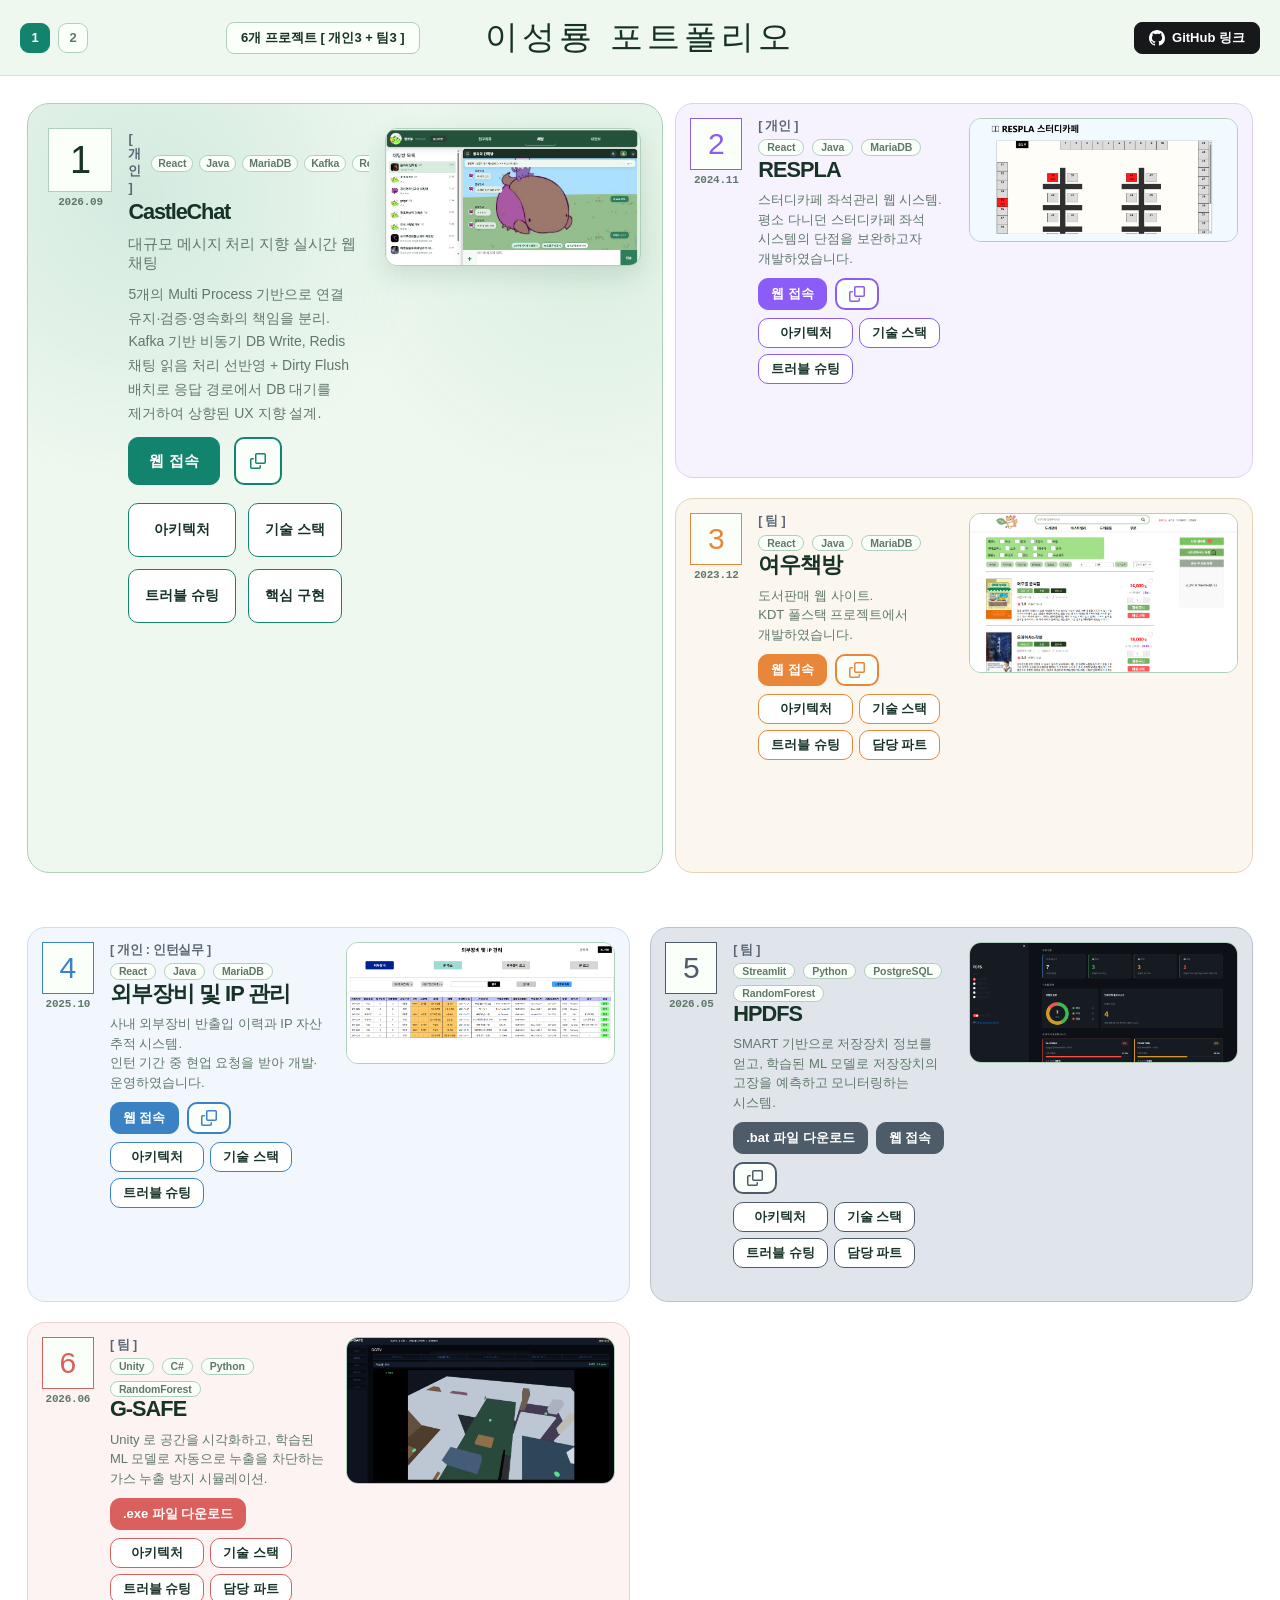
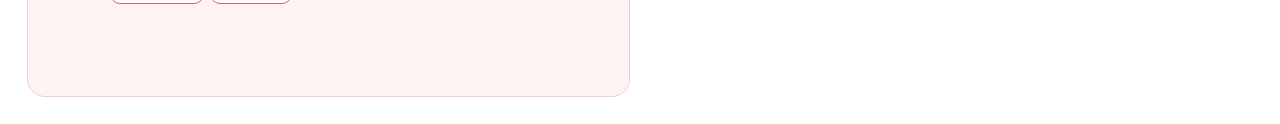
<file: index.html>
﻿<!DOCTYPE html>
<html lang="ko">

<head>
    <meta charset="UTF-8">
    <meta name="viewport" content="width=device-width, initial-scale=1.0">
    <meta name="description" content="프로젝트 포트폴리오">
    <title>이성룡 Portfolio</title>
    <link rel="stylesheet" href="./index.css">
</head>

<body>
    <header class="portfolio-header">
        <nav class="project-header-brand page-indicator" aria-label="포트폴리오 페이지">
            <button class="page-dot is-active" type="button" data-page-target="castlechat"
                aria-current="page">1</button>
            <button class="page-dot" type="button" data-page-target="page3">2</button>
        </nav>
        <button class="project-summary-trigger" type="button" data-open="projectSummaryDialog"
            aria-label="6개 프로젝트 참여. 개인 프로젝트 3개, 팀 프로젝트 3개">
            <span class="project-summary-full">6개 프로젝트 [ 개인3 + 팀3 ]</span>
            <span class="project-summary-compact" aria-hidden="true">프로젝트 6개</span>
        </button>
        <a class="portfolio-title" href="#castlechat">이성룡 포트폴리오</a>
        <a class="header-github" href="https://github.com/KDTcastledragon" target="_blank" rel="noopener"
            aria-label="GitHub 프로필 열기">
            <svg class="header-github-icon" viewBox="0 0 16 16" width="16" height="16" aria-hidden="true">
                <path fill="currentColor"
                    d="M8 0C3.58 0 0 3.58 0 8c0 3.54 2.29 6.53 5.47 7.59.4.07.55-.17.55-.38 0-.19-.01-.82-.01-1.49-2.01.37-2.53-.49-2.69-.94-.09-.23-.48-.94-.82-1.13-.28-.15-.68-.52-.01-.53.63-.01 1.08.58 1.23.82.72 1.21 1.87.87 2.33.66.07-.52.28-.87.51-1.07-1.78-.2-3.64-.89-3.64-3.95 0-.87.31-1.59.82-2.15-.08-.2-.36-1.02.08-2.12 0 0 .67-.21 2.2.82a7.4 7.4 0 0 1 2-.27c.68 0 1.36.09 2 .27 1.53-1.04 2.2-.82 2.2-.82.44 1.1.16 1.92.08 2.12.51.56.82 1.27.82 2.15 0 3.07-1.87 3.75-3.65 3.95.29.25.54.73.54 1.48 0 1.07-.01 1.93-.01 2.2 0 .21.15.46.55.38A8.01 8.01 0 0 0 16 8c0-4.42-3.58-8-8-8Z">
                </path>
            </svg>
            <span>GitHub 링크</span>
        </a>
    </header>

    <main>
        <section id="castlechat" class="project-page project-page-hero" aria-labelledby="portfolioTitle">
            <div class="project-stage hero-trio-stage">
                <div class="hero-trio-grid">
                    <div class="hero-main-box">
                        <div class="project-layout">
                            <span class="project-number" aria-label="첫 번째 프로젝트 · 개발 2026년 9월">1<small class="project-year">2026.09</small></span>

                            <article class="project-description">
                                <div class="hero-message-visual" aria-hidden="true">
                                    <div class="hero-chat-bubble is-received">
                                        <span></span>
                                        <span></span>
                                    </div>
                                    <div class="hero-chat-bubble is-sent">
                                        <span></span>
                                        <span></span>
                                    </div>
                                </div>
                                <div class="card-head">
                                    <p class="hero-topline">[ 개인 ]</p>
                                    <p class="card-tech"><span>React</span><span>Java</span><span>MariaDB</span><span>Kafka</span><span>Redis</span></p>
                                </div>
                                <h1 id="portfolioTitle">CastleChat</h1>
                                <p class="hero-subtitle">대규모 메시지 처리 지향 실시간 웹 채팅</p>
                                <p class="hero-description">5개의 Multi Process 기반으로 연결 유지·검증·영속화의 책임을 분리. Kafka 기반 비동기 DB
                                    Write, Redis 채팅 읽음 처리 선반영 + Dirty Flush 배치로 응답 경로에서 DB 대기를 제거하여 상향된 UX 지향 설계.</p>
                                <div class="hero-actions">
                                    <a class="button button-primary" href="http://43.202.208.133" target="_blank"
                                        rel="noopener">웹 접속</a>
                                    <button class="button button-icon" type="button" id="copyLinkButton" aria-label="링크 복사" data-tip="링크 복사"><svg class="icon-copy" viewBox="0 0 16 16" width="16" height="16" fill="currentColor" aria-hidden="true"><path d="M0 6.75C0 5.784.784 5 1.75 5h1.5a.75.75 0 0 1 0 1.5h-1.5a.25.25 0 0 0-.25.25v7.5c0 .138.112.25.25.25h7.5a.25.25 0 0 0 .25-.25v-1.5a.75.75 0 0 1 1.5 0v1.5A1.75 1.75 0 0 1 9.25 16h-7.5A1.75 1.75 0 0 1 0 14.25Z"></path><path d="M5 1.75C5 .784 5.784 0 6.75 0h7.5C15.216 0 16 .784 16 1.75v7.5A1.75 1.75 0 0 1 14.25 11h-7.5A1.75 1.75 0 0 1 5 9.25Zm1.75-.25a.25.25 0 0 0-.25.25v7.5c0 .138.112.25.25.25h7.5a.25.25 0 0 0 .25-.25v-7.5a.25.25 0 0 0-.25-.25Z"></path></svg><svg class="icon-check" viewBox="0 0 16 16" width="16" height="16" fill="currentColor" aria-hidden="true"><path d="M13.78 4.22a.75.75 0 0 1 0 1.06l-7.25 7.25a.75.75 0 0 1-1.06 0L2.22 9.28a.751.751 0 0 1 .018-1.042.751.751 0 0 1 1.042-.018L6 10.94l6.72-6.72a.75.75 0 0 1 1.06 0Z"></path></svg></button>
                                </div>

                                <nav class="project-menu" aria-label="CastleChat 상세 메뉴">
                                    <button type="button" data-open="architectureDialog">아키텍처</button>
                                    <button type="button" data-open="stackDialog">기술 스택</button>
                                    <button type="button" data-detail="castlechat" data-detail-type="trouble">트러블 슈팅</button>
                                    <button type="button" data-detail="castlechat" data-detail-type="core">핵심 구현</button>
                                </nav>

                            </article>

                            <img class="hero-shot" src="./img/castlechat.png" alt="CastleChat 채팅 화면" loading="lazy">
                        </div>
                    </div>

                    <div class="hero-side">
                        <article class="mini-project-card side-project-card theme-respla">
                            <span class="project-number mini-project-number" aria-label="두 번째 프로젝트 · 개발 2024년 11월">2<small class="project-year">2024.11</small></span>
                            <div>
                                <p class="hero-topline">[ 개인 ]</p>
                                <p class="card-tech"><span>React</span><span>Java</span><span>MariaDB</span></p>
                                <h2 id="page2Title">RESPLA</h2>
                                <p class="hero-description">스터디카페 좌석관리 웹 시스템.<br>평소 다니던 스터디카페 좌석 시스템의 단점을 보완하고자 개발하였습니다.</p>
                                <div class="hero-actions">
                                    <a class="button button-primary" href="http://43.202.208.133:8081" target="_blank"
                                        rel="noopener">웹 접속</a>
                                    <button class="button button-icon" type="button" id="copyLinkButton" aria-label="링크 복사" data-tip="링크 복사"><svg class="icon-copy" viewBox="0 0 16 16" width="16" height="16" fill="currentColor" aria-hidden="true"><path d="M0 6.75C0 5.784.784 5 1.75 5h1.5a.75.75 0 0 1 0 1.5h-1.5a.25.25 0 0 0-.25.25v7.5c0 .138.112.25.25.25h7.5a.25.25 0 0 0 .25-.25v-1.5a.75.75 0 0 1 1.5 0v1.5A1.75 1.75 0 0 1 9.25 16h-7.5A1.75 1.75 0 0 1 0 14.25Z"></path><path d="M5 1.75C5 .784 5.784 0 6.75 0h7.5C15.216 0 16 .784 16 1.75v7.5A1.75 1.75 0 0 1 14.25 11h-7.5A1.75 1.75 0 0 1 5 9.25Zm1.75-.25a.25.25 0 0 0-.25.25v7.5c0 .138.112.25.25.25h7.5a.25.25 0 0 0 .25-.25v-7.5a.25.25 0 0 0-.25-.25Z"></path></svg><svg class="icon-check" viewBox="0 0 16 16" width="16" height="16" fill="currentColor" aria-hidden="true"><path d="M13.78 4.22a.75.75 0 0 1 0 1.06l-7.25 7.25a.75.75 0 0 1-1.06 0L2.22 9.28a.751.751 0 0 1 .018-1.042.751.751 0 0 1 1.042-.018L6 10.94l6.72-6.72a.75.75 0 0 1 1.06 0Z"></path></svg></button>
                                </div>
                                <nav class="project-menu mini-project-menu" aria-label="Respla 스터디카페 상세 메뉴">
                                    <button type="button" data-detail="respla" data-detail-type="architecture">아키텍처</button>
                                    <button type="button" data-detail="respla" data-detail-type="stack">기술 스택</button>
                                    <button type="button" data-detail="respla" data-detail-type="trouble">트러블 슈팅</button>
                                </nav>
                            </div>
                            <img class="card-shot" src="./img/respla.png" alt="RESPLA 좌석 배치 화면" loading="lazy">
                        </article>

                        <article class="mini-project-card side-project-card theme-fox">
                            <span class="project-number mini-project-number" aria-label="세 번째 프로젝트 · 개발 2023년 12월">3<small class="project-year">2023.12</small></span>
                            <div>
                                <p class="hero-topline">[ 팀 ]</p>
                                <p class="card-tech"><span>React</span><span>Java</span><span>MariaDB</span></p>
                                <h2>여우책방</h2>
                                <p class="hero-description">도서판매 웹 사이트.<br>KDT 풀스택 프로젝트에서 개발하였습니다.</p>
                                <div class="hero-actions">
                                    <a class="button button-primary" href="http://43.202.208.133:8082" target="_blank"
                                        rel="noopener">웹 접속</a>
                                    <button class="button button-icon" type="button" id="copyLinkButton" aria-label="링크 복사" data-tip="링크 복사"><svg class="icon-copy" viewBox="0 0 16 16" width="16" height="16" fill="currentColor" aria-hidden="true"><path d="M0 6.75C0 5.784.784 5 1.75 5h1.5a.75.75 0 0 1 0 1.5h-1.5a.25.25 0 0 0-.25.25v7.5c0 .138.112.25.25.25h7.5a.25.25 0 0 0 .25-.25v-1.5a.75.75 0 0 1 1.5 0v1.5A1.75 1.75 0 0 1 9.25 16h-7.5A1.75 1.75 0 0 1 0 14.25Z"></path><path d="M5 1.75C5 .784 5.784 0 6.75 0h7.5C15.216 0 16 .784 16 1.75v7.5A1.75 1.75 0 0 1 14.25 11h-7.5A1.75 1.75 0 0 1 5 9.25Zm1.75-.25a.25.25 0 0 0-.25.25v7.5c0 .138.112.25.25.25h7.5a.25.25 0 0 0 .25-.25v-7.5a.25.25 0 0 0-.25-.25Z"></path></svg><svg class="icon-check" viewBox="0 0 16 16" width="16" height="16" fill="currentColor" aria-hidden="true"><path d="M13.78 4.22a.75.75 0 0 1 0 1.06l-7.25 7.25a.75.75 0 0 1-1.06 0L2.22 9.28a.751.751 0 0 1 .018-1.042.751.751 0 0 1 1.042-.018L6 10.94l6.72-6.72a.75.75 0 0 1 1.06 0Z"></path></svg></button>
                                </div>
                                <nav class="project-menu mini-project-menu" aria-label="여우 쇼핑몰 상세 메뉴">
                                    <button type="button" data-detail="fox" data-detail-type="architecture">아키텍처</button>
                                    <button type="button" data-detail="fox" data-detail-type="stack">기술 스택</button>
                                    <button type="button" data-detail="fox" data-detail-type="trouble">트러블 슈팅</button>
                                    <button type="button" data-detail="fox" data-detail-type="part">담당 파트</button>
                                </nav>
                            </div>
                            <img class="card-shot" src="./img/fox.png" alt="여우책방 도서 목록 화면" loading="lazy">
                        </article>
                    </div>
                </div>
            </div>
        </section>

        <section id="page3" class="project-page project-page-three" aria-labelledby="page3Title">
            <div class="project-stage two-project-stage">
                <div class="page-two-grid">
                    <article class="mini-project-card side-project-card theme-iplist">
                        <span class="project-number mini-project-number" aria-label="네 번째 프로젝트 · 개발 2025년 10월">4<small class="project-year">2025.10</small></span>
                        <div>
                            <p class="hero-topline">[ 개인 : 인턴실무 ]</p>
                            <p class="card-tech"><span>React</span><span>Java</span><span>MariaDB</span></p>
                            <h2>외부장비 및 IP 관리</h2>
                            <p class="hero-description">사내 외부장비 반출입 이력과 IP 자산 추적 시스템.<br>인턴 기간 중 현업 요청을 받아 개발·운영하였습니다.</p>
                            <div class="hero-actions">
                                <a class="button button-primary" href="http://43.202.208.133:8083" target="_blank"
                                    rel="noopener">웹 접속</a>
                                <button class="button button-icon" type="button" id="copyLinkButton" aria-label="링크 복사" data-tip="링크 복사"><svg class="icon-copy" viewBox="0 0 16 16" width="16" height="16" fill="currentColor" aria-hidden="true"><path d="M0 6.75C0 5.784.784 5 1.75 5h1.5a.75.75 0 0 1 0 1.5h-1.5a.25.25 0 0 0-.25.25v7.5c0 .138.112.25.25.25h7.5a.25.25 0 0 0 .25-.25v-1.5a.75.75 0 0 1 1.5 0v1.5A1.75 1.75 0 0 1 9.25 16h-7.5A1.75 1.75 0 0 1 0 14.25Z"></path><path d="M5 1.75C5 .784 5.784 0 6.75 0h7.5C15.216 0 16 .784 16 1.75v7.5A1.75 1.75 0 0 1 14.25 11h-7.5A1.75 1.75 0 0 1 5 9.25Zm1.75-.25a.25.25 0 0 0-.25.25v7.5c0 .138.112.25.25.25h7.5a.25.25 0 0 0 .25-.25v-7.5a.25.25 0 0 0-.25-.25Z"></path></svg><svg class="icon-check" viewBox="0 0 16 16" width="16" height="16" fill="currentColor" aria-hidden="true"><path d="M13.78 4.22a.75.75 0 0 1 0 1.06l-7.25 7.25a.75.75 0 0 1-1.06 0L2.22 9.28a.751.751 0 0 1 .018-1.042.751.751 0 0 1 1.042-.018L6 10.94l6.72-6.72a.75.75 0 0 1 1.06 0Z"></path></svg></button>
                            </div>
                            <nav class="project-menu mini-project-menu" aria-label="외부장비 및 IP 관리 상세 메뉴">
                                <button type="button" data-detail="extra" data-detail-type="architecture">아키텍처</button>
                                <button type="button" data-detail="extra" data-detail-type="stack">기술 스택</button>
                                <button type="button" data-detail="extra" data-detail-type="trouble">트러블 슈팅</button>
                            </nav>
                        </div>
                            <img class="card-shot" src="./img/iplist.png" alt="외부장비 및 IP 관리 목록 화면" loading="lazy">
                    </article>

                    <article class="mini-project-card side-project-card theme-hpdfs">
                        <span class="project-number mini-project-number" aria-label="다섯 번째 프로젝트 · 개발 2026년 5월">5<small class="project-year">2026.05</small></span>
                        <div>
                            <p class="hero-topline">[ 팀 ]</p>
                            <p class="card-tech"><span>Streamlit</span><span>Python</span><span>PostgreSQL</span><span>RandomForest</span></p>
                            <h2>HPDFS</h2>
                            <p class="hero-description">SMART 기반으로 저장장치 정보를 얻고, 학습된 ML 모델로 저장장치의 고장을 예측하고 모니터링하는 시스템.</p>
                            <div class="hero-actions">
                                <a class="button button-primary" href="./downloads/hpdfs-agent.zip" download>.bat 파일 다운로드</a>
                                <a class="button button-primary" href="http://43.202.208.133:8084" target="_blank"
                                    rel="noopener">웹 접속</a>
                                <button class="button button-icon" type="button" id="hpdfsCopyLinkButton" aria-label="링크 복사" data-tip="링크 복사"><svg class="icon-copy" viewBox="0 0 16 16" width="16" height="16" fill="currentColor" aria-hidden="true"><path d="M0 6.75C0 5.784.784 5 1.75 5h1.5a.75.75 0 0 1 0 1.5h-1.5a.25.25 0 0 0-.25.25v7.5c0 .138.112.25.25.25h7.5a.25.25 0 0 0 .25-.25v-1.5a.75.75 0 0 1 1.5 0v1.5A1.75 1.75 0 0 1 9.25 16h-7.5A1.75 1.75 0 0 1 0 14.25Z"></path><path d="M5 1.75C5 .784 5.784 0 6.75 0h7.5C15.216 0 16 .784 16 1.75v7.5A1.75 1.75 0 0 1 14.25 11h-7.5A1.75 1.75 0 0 1 5 9.25Zm1.75-.25a.25.25 0 0 0-.25.25v7.5c0 .138.112.25.25.25h7.5a.25.25 0 0 0 .25-.25v-7.5a.25.25 0 0 0-.25-.25Z"></path></svg><svg class="icon-check" viewBox="0 0 16 16" width="16" height="16" fill="currentColor" aria-hidden="true"><path d="M13.78 4.22a.75.75 0 0 1 0 1.06l-7.25 7.25a.75.75 0 0 1-1.06 0L2.22 9.28a.751.751 0 0 1 .018-1.042.751.751 0 0 1 1.042-.018L6 10.94l6.72-6.72a.75.75 0 0 1 1.06 0Z"></path></svg></button>
                            </div>
                            <nav class="project-menu mini-project-menu" aria-label="HPDFS 상세 메뉴">
                                <button type="button" data-detail="smartctl" data-detail-type="architecture">아키텍처</button>
                                <button type="button" data-detail="smartctl" data-detail-type="stack">기술 스택</button>
                                <button type="button" data-detail="smartctl" data-detail-type="trouble">트러블 슈팅</button>
                                <button type="button" data-detail="smartctl" data-detail-type="part">담당 파트</button>
                            </nav>
                        </div>
                            <img class="card-shot" src="./img/hpdfs.png" alt="HPDFS 대시보드 화면" loading="lazy">
                    </article>

                    <article class="mini-project-card side-project-card theme-gas">
                        <span class="project-number mini-project-number" aria-label="여섯 번째 프로젝트 · 개발 2026년 6월">6<small class="project-year">2026.06</small></span>
                        <div>
                            <p class="hero-topline">[ 팀 ]</p>
                            <p class="card-tech"><span>Unity</span><span>C#</span><span>Python</span><span>RandomForest</span></p>
                            <h2 id="page3Title">G-SAFE</h2>
                            <p class="hero-description">Unity 로 공간을 시각화하고, 학습된 ML 모델로 자동으로 누출을 차단하는 가스 누출 방지 시뮬레이션.</p>
                            <div class="hero-actions">
                                <a class="button button-primary" href="./downloads/gsafe.zip" download>.exe 파일 다운로드</a>
                            </div>
                            <nav class="project-menu mini-project-menu" aria-label="G-SAFE 상세 메뉴">
                                <button type="button" data-detail="gas" data-detail-type="architecture">아키텍처</button>
                                <button type="button" data-detail="gas" data-detail-type="stack">기술 스택</button>
                                <button type="button" data-detail="gas" data-detail-type="trouble">트러블 슈팅</button>
                                <button type="button" data-detail="gas" data-detail-type="part">담당 파트</button>
                            </nav>
                        </div>
                            <img class="card-shot" src="./img/gsafe.png" alt="G-SAFE 시뮬레이션 화면" loading="lazy">
                    </article>
                </div>
            </div>
        </section>

        <dialog id="projectSummaryDialog" class="modal project-summary-modal" aria-labelledby="projectSummaryTitle">
            <div class="modal-inner">
                <header class="modal-header">
                    <div>
                        <h2 id="projectSummaryTitle" class="architecture-heading summary-heading">프로젝트 목록</h2>
                    </div>
                    <button class="dialog-close" type="button" data-close aria-label="닫기">&times;</button>
                </header>
                <ol class="project-summary-list">
                    <li class="theme-castlechat">
                        <span class="project-summary-number">01</span>
                        <div>
                            <div class="project-summary-heading">
                                <span class="project-type is-personal">개인</span>
                                <strong>CastleChat</strong>
                            </div>
                            <p>대규모 메시지 처리를 지향한 실시간 웹 채팅.</p>
                        </div>
                    </li>
                    <li class="theme-respla">
                        <span class="project-summary-number">02</span>
                        <div>
                            <div class="project-summary-heading">
                                <span class="project-type is-personal">개인</span>
                                <strong>RESPLA</strong>
                            </div>
                            <p>스터디카페 좌석관리 웹 시스템.</p>
                        </div>
                    </li>
                    <li class="theme-fox">
                        <span class="project-summary-number">03</span>
                        <div>
                            <div class="project-summary-heading">
                                <span class="project-type is-team">팀</span>
                                <strong>여우책방</strong>
                            </div>
                            <p>도서 검색과 주문·리뷰를 구현한 온라인 서점.</p>
                        </div>
                    </li>
                    <li class="theme-iplist">
                        <span class="project-summary-number">04</span>
                        <div>
                            <div class="project-summary-heading">
                                <span class="project-type is-personal">개인 : 인턴실무</span>
                                <strong>외부장비 및 IP 관리</strong>
                            </div>
                            <p>사내 외부장비 반출입 이력과 IP 자산 추적. 인턴 기간 중 현업 요청으로 개발·운영.</p>
                        </div>
                    </li>
                    <li class="theme-hpdfs">
                        <span class="project-summary-number">05</span>
                        <div>
                            <div class="project-summary-heading">
                                <span class="project-type is-team">팀</span>
                                <strong>HPDFS</strong>
                            </div>
                            <p>SMART 기반 저장장치 고장 예측 및 모니터링.</p>
                        </div>
                    </li>
                    <li class="theme-gas">
                        <span class="project-summary-number">06</span>
                        <div>
                            <div class="project-summary-heading">
                                <span class="project-type is-team">팀</span>
                                <strong>G-SAFE</strong>
                            </div>
                            <p>센서 감지부터 경고와 자동 차단까지 시각화.</p>
                        </div>
                    </li>
                </ol>
            </div>
        </dialog>

        <dialog id="architectureDialog" class="modal" aria-labelledby="architectureTitle">
            <div class="modal-inner">
                <div class="architecture-shell">
                    <div class="architecture-toolbar">
                        <h2 class="architecture-modal-title" id="architectureTitle">CastleChat Architecture</h2>
                        <div class="architecture-view-switch" role="tablist" aria-label="배포 환경">
                            <button class="architecture-view-button is-active" type="button"
                                data-architecture-view="onpremise" role="tab" aria-selected="true">On-Premise</button>
                            <button class="architecture-view-button" type="button"
                                data-architecture-view="lightsail" role="tab"
                                aria-selected="false">AWS LightSail</button>
                            <button class="architecture-view-button" type="button" data-architecture-view="cloud"
                                role="tab" aria-selected="false">AWS Kubernetes</button>
                        </div>
                        <button class="dialog-close" type="button" data-close aria-label="닫기">&times;</button>
                    </div>

                    <div class="architecture-canvas architecture-panel" data-architecture-panel="onpremise" role="img"
                        aria-label="Client가 NginX를 통해 Domain Service, WebSocket Gateway, AI Assistant Service에 접근하며, WebSocket Gateway는 gRPC로 Channel Engine을 호출하고 Channel Engine은 Kafka를 거쳐 Event Persist Worker와 MariaDB로 메시지를 영속화하는 구조">
                        <svg class="architecture-lines" viewBox="0 0 1400 650" preserveAspectRatio="none"
                            aria-hidden="true">
                            <defs>
                                <marker id="arrowCall" viewBox="0 0 10 10" refX="8" refY="5" markerWidth="6"
                                    markerHeight="6" orient="auto-start-reverse">
                                    <path d="M 0 0 L 10 5 L 0 10 z" fill="#386f5d"></path>
                                </marker>
                                <marker id="arrowEvent" viewBox="0 0 10 10" refX="8" refY="5" markerWidth="6"
                                    markerHeight="6" orient="auto">
                                    <path d="M 0 0 L 10 5 L 0 10 z" fill="#12846d"></path>
                                </marker>
                                <marker id="arrowDb" viewBox="0 0 10 10" refX="8" refY="5" markerWidth="6"
                                    markerHeight="6" orient="auto-start-reverse">
                                    <path d="M 0 0 L 10 5 L 0 10 z" fill="#5b806f"></path>
                                </marker>
                                <marker id="arrowShared" viewBox="0 0 10 10" refX="8" refY="5" markerWidth="6"
                                    markerHeight="6" orient="auto-start-reverse">
                                    <path d="M 0 0 L 10 5 L 0 10 z" fill="#4f9279"></path>
                                </marker>
                            </defs>

                            <path class="flow-call" d="M 199 280 L 254 280" marker-start="url(#arrowCall)"
                                marker-end="url(#arrowCall)"></path>

                            <path class="flow-call" d="M 322 218 V 75 H 452" marker-start="url(#arrowCall)"
                                marker-end="url(#arrowCall)"></path>

                            <path class="flow-call" d="M 390 280 L 452 280" marker-start="url(#arrowCall)"
                                marker-end="url(#arrowCall)"></path>

                            <path class="flow-call" d="M 322 342 V 514 H 452" marker-start="url(#arrowCall)"
                                marker-end="url(#arrowCall)"></path>

                            <path class="flow-call" d="M 640 280 H 810 V 229" marker-start="url(#arrowCall)"
                                marker-end="url(#arrowCall)"></path>
                            <rect class="flow-label-box" x="675" y="253" width="115" height="50" rx="8"></rect>
                            <text class="flow-label-text" x="732.5" y="273" text-anchor="middle">gRPC</text>
                            <text class="flow-label-sub" x="732.5" y="289" text-anchor="middle">.proto contract</text>

                            <path class="flow-event" d="M 805 128 V 88 H 956" marker-end="url(#arrowEvent)"></path>

                            <path class="flow-event" d="M 1144 83 L 1194 83" marker-start="url(#arrowEvent)"
                                marker-end="url(#arrowEvent)"></path>

                            <path class="flow-db" d="M 1288 138 V 221" marker-start="url(#arrowDb)"
                                marker-end="url(#arrowDb)"></path>

                            <path class="flow-db" d="M 640 40 H 937 V 290 H 1194" marker-start="url(#arrowDb)"
                                marker-end="url(#arrowDb)"></path>

                            <path class="flow-db" d="M 919 180 C 1010 190, 1120 225, 1194 258"
                                marker-start="url(#arrowDb)" marker-end="url(#arrowDb)"></path>

                            <path class="flow-db" d="M 932 413 C 1080 425, 1240 420, 1260 338"
                                marker-start="url(#arrowDb)" marker-end="url(#arrowDb)"></path>

                            <path class="flow-db" d="M 640 505 H 1330 V 338" marker-start="url(#arrowDb)"
                                marker-end="url(#arrowDb)"></path>

                            <path class="flow-shared" d="M 640 100 H 664 V 359" marker-start="url(#arrowShared)"
                                marker-end="url(#arrowShared)"></path>
                            <path class="flow-shared" d="M 546 333 V 390 H 636" marker-start="url(#arrowShared)"
                                marker-end="url(#arrowShared)"></path>
                            <path class="flow-shared" d="M 860 229 V 359" marker-start="url(#arrowShared)"
                                marker-end="url(#arrowShared)"></path>
                            <path class="flow-shared" d="M 640 520 H 700 V 467" marker-start="url(#arrowShared)"
                                marker-end="url(#arrowShared)"></path>

                            <path class="flow-db" d="M 546 568 V 600 H 809" marker-start="url(#arrowDb)"
                                marker-end="url(#arrowDb)"></path>
                        </svg>

                        <aside class="architecture-legend">
                            <p class="legend-note"><span class="legend-proc"></span><span>각 Process = 독립 Spring Boot
                                    JVM<br>(프로세스별 독립 배포·확장)</span></p>
                            <p class="legend-note"><span class="legend-dash"></span>Redis 상태 공유 (점선)</p>
                            <p class="legend-note"><span class="legend-dot"></span><span>Actuator 계측 지점 →
                                    Prometheus 수집<br>→ Grafana 시각화</span></p>
                        </aside>

                        <article class="architecture-node infrastructure-node node-client">
                            <span class="node-type">Front-End</span>
                            <strong>Client</strong>
                            <small>HTTP · WebSocket</small>
                        </article>

                        <article class="architecture-node infrastructure-node node-nginx">
                            <span class="node-type">Web Server</span>
                            <strong>NginX</strong>
                            <small>Reverse Proxy<br>Load Balancing</small>
                        </article>

                        <article class="architecture-node primary-node node-domain node-monitored"
                            title="Actuator 계측 지점 → Prometheus 수집 → Grafana 시각화">
                            <span class="node-type">Process</span>
                            <strong>Domain Service</strong>
                            <small>회원가입/로그인 · Snapshot Query · File Upload</small>
                        </article>

                        <article class="architecture-node primary-node node-gateway node-monitored"
                            title="Actuator 계측 지점 → Prometheus 수집 → Grafana 시각화">
                            <span class="node-type">Process</span>
                            <strong>WebSocket Gateway</strong>
                            <small>WsSession 관리 · 채팅방 입장/퇴장</small>
                        </article>

                        <article class="architecture-node primary-node node-ai node-monitored"
                            title="Actuator 계측 지점 → Prometheus 수집 → Grafana 시각화">
                            <span class="node-type">Process</span>
                            <strong>AI Assistant Service</strong>
                            <small>채팅방/상대에 맞는 메시지 추천받기</small>
                        </article>

                        <article class="architecture-node primary-node node-engine node-monitored"
                            title="Actuator 계측 지점 → Prometheus 수집 → Grafana 시각화">
                            <span class="node-type">Process</span>
                            <strong>Channel Engine</strong>
                            <small>실시간 채팅방 FEED/메시지/친구 관계 관리</small>
                        </article>

                        <article class="architecture-node event-node node-kafka">
                            <span class="node-type">Event Log</span>
                            <strong>Kafka</strong>
                            <small>durable ACK · retry · DLT</small>
                        </article>

                        <article class="architecture-node primary-node node-worker node-monitored"
                            title="Actuator 계측 지점 → Prometheus 수집 → Grafana 시각화">
                            <span class="node-type">Process</span>
                            <strong>Event Persist Worker</strong>
                            <small>idempotent message DB write</small>
                        </article>

                        <article class="architecture-node infrastructure-node node-redis">
                            <span class="node-type">Database</span>
                            <strong>Redis</strong>
                            <small>채팅방멤버 및 채팅읽음 캐싱처리 · Dirty Flush</small>
                        </article>

                        <article class="architecture-node infrastructure-node node-gemini">
                            <span class="node-type">External API</span>
                            <strong>Gemini API</strong>
                            <small>LLM message recommendation</small>
                        </article>

                        <article class="architecture-node infrastructure-node node-db">
                            <span class="node-type">Database</span>
                            <strong>MariaDB</strong>
                            <small>domain · room · message persistence</small>
                        </article>

                        <ol class="mobile-architecture" aria-label="모바일 아키텍처 흐름">
                            <li class="mobile-flow-group">
                                <strong>Entry</strong>
                                <p>Client ↔ NginX</p>
                            </li>
                            <li class="mobile-flow-group">
                                <strong>REST Domain Flow</strong>
                                <p>Nginx → Domain Service ↔ MariaDB<br>Domain Service ↔ Redis Shared Session</p>
                            </li>
                            <li class="mobile-flow-group">
                                <strong>Realtime Message Flow</strong>
                                <p>Nginx ↔ WebSocket Gateway ↔ gRPC ↔ Channel Engine<br>Channel Engine → Kafka → Event
                                    Persist Worker → MariaDB</p>
                            </li>
                            <li class="mobile-flow-group">
                                <strong>Realtime State</strong>
                                <p>Channel Engine ↔ Redis<br>Channel Engine ↔ MariaDB</p>
                            </li>
                            <li class="mobile-flow-group">
                                <strong>AI Assist Flow</strong>
                                <p>Nginx → AI Assistant Service ↔ MariaDB Read Only<br>AI Assistant Service → Gemini API
                                </p>
                            </li>
                        </ol>
                    </div>

                    <div class="architecture-panel cloud-architecture" data-architecture-panel="cloud" hidden role="img"
                        aria-label="개발자가 AWS EKS의 CastleChat에 접속하고 ECR 이미지를 배포하며 RDS MariaDB와 S3를 사용하고 BedRock을 호출하는 구조">
                        <svg class="cloud-lines" viewBox="0 0 1400 600" preserveAspectRatio="none" aria-hidden="true">
                            <defs>
                                <marker id="cloudArrow" markerWidth="10" markerHeight="10" refX="8" refY="5"
                                    orient="auto">
                                    <path d="M0,0 L10,5 L0,10 Z"></path>
                                </marker>
                            </defs>
                            <path d="M182 512 H199" marker-end="url(#cloudArrow)"></path>
                            <path d="M343 512 H360" marker-end="url(#cloudArrow)"></path>
                            <path d="M567 200 V323" marker-end="url(#cloudArrow)"></path>
                            <path d="M1228 220 V323" marker-end="url(#cloudArrow)"></path>
                            <text x="580" y="272">LLM</text>
                            <text x="1140" y="272">Image Pull</text>
                        </svg>

                        <article class="cloud-node cloud-bedrock-node">
                            <span class="node-type">External AI</span>
                            <strong>BedRock</strong>
                        </article>

                        <article class="cloud-node cloud-ecr-node">
                            <span class="node-type">Elastic Container Registry (ECR)</span>
                            <div class="cloud-ecr-heading">
                                <strong>CastleChat Container Images</strong>
                            </div>
                            <div class="cloud-image-grid">
                                <span>Front-End</span><span>gateway</span><span>engine</span><span>domain</span>
                                <span>worker</span><span>ai-assist</span><span>kafka</span><span>redis</span>
                            </div>
                        </article>

                        <article class="cloud-node cloud-developer-node">
                            <strong>Developer</strong>
                        </article>

                        <article class="cloud-node cloud-bastion-node">
                            <span class="node-type">Access</span>
                            <strong>Bastion</strong>
                        </article>

                        <section class="cloud-vpc">
                            <section class="cloud-eks" aria-label="Elastic Kubernetes Service">
                                <div class="cloud-eks-heading">
                                    <strong>Elastic Kubernetes Service (EKS)</strong>
                                </div>
                                <div class="cloud-eks-grid">
                                    <article class="cloud-compute-node">
                                        <strong>Master Node</strong>
                                        <div class="cloud-pod-grid">
                                            <span>Front-End</span><span>gateway</span>
                                            <span>engine</span><span>domain</span>
                                        </div>
                                    </article>
                                    <article class="cloud-compute-node">
                                        <strong>Worker Node</strong>
                                        <div class="cloud-pod-grid">
                                            <span>worker</span><span>ai-assist</span>
                                            <span>kafka</span><span>redis</span>
                                        </div>
                                    </article>
                                </div>
                            </section>

                            <span class="cloud-data-connector" aria-hidden="true">↔</span>

                            <section class="cloud-database" aria-label="Database">
                                <strong>Database</strong>
                                <div class="cloud-database-grid">
                                    <article class="cloud-rds-database">
                                        <small>RDS</small>
                                        <span aria-hidden="true"></span>
                                        <strong>MariaDB</strong>
                                    </article>
                                    <article><span aria-hidden="true"></span><strong>S3</strong></article>
                                </div>
                            </section>
                        </section>
                    </div>

                    <div class="architecture-panel lightsail-architecture" data-architecture-panel="lightsail" hidden
                        role="img"
                        aria-label="로컬에서 빌드한 이미지를 ECR 에 올리고 Lightsail 인스턴스 한 대가 이를 내려받아 NginX 뒤 Docker 네트워크에서 5개 프로세스와 Kafka, Redis, MariaDB 컨테이너를 함께 돌리는 구조">
                        <div class="ls-row">
                            <article class="ls-node">
                                <span class="node-type">Local</span>
                                <strong>Docker Build</strong>
                                <small>프로세스별 이미지 빌드</small>
                            </article>
                            <span class="ls-arrow" aria-hidden="true">push &rarr;</span>
                            <article class="ls-node ls-registry">
                                <span class="node-type">Elastic Container Registry</span>
                                <strong>project/*</strong>
                                <div class="ls-image-grid">
                                    <span>front-end</span><span>gateway</span><span>engine</span>
                                    <span>domain</span><span>worker</span><span>ai-assist</span>
                                </div>
                            </article>
                        </div>

                        <span class="ls-arrow ls-arrow-down" aria-hidden="true">&darr; image pull</span>

                        <div class="ls-row">
                            <article class="ls-node">
                                <span class="node-type">Front-End</span>
                                <strong>Client</strong>
                                <small>HTTP · WebSocket</small>
                            </article>
                            <span class="ls-arrow" aria-hidden="true">&rarr;</span>
                            <section class="ls-instance">
                                <div class="ls-instance-head">
                                    <span class="node-type">AWS Lightsail · ap-northeast-2</span>
                                    <strong>인스턴스 1대 · 2 vCPU / 4GB</strong>
                                    <small>고정 IP · 월 $24 (전송량 4TB 포함)</small>
                                </div>
                                <div class="ls-instance-body">
                                    <article class="ls-node ls-nginx">
                                        <span class="node-type">Web Server</span>
                                        <strong>NginX :80</strong>
                                        <small>Reverse Proxy</small>
                                    </article>
                                    <span class="ls-arrow" aria-hidden="true">&rarr;</span>
                                    <section class="ls-network">
                                        <span class="ls-network-label">docker network · project_default</span>
                                        <div class="ls-container-grid">
                                            <span>front-end</span><span>gateway</span><span>engine</span>
                                            <span>domain</span><span>worker</span><span>ai-assist</span>
                                            <span>kafka</span><span>redis</span><span>mariadb</span>
                                            <span>prometheus</span><span>grafana</span>
                                        </div>
                                    </section>
                                </div>
                                <p class="ls-note">JVM 힙 축소(-Xmx160m · SerialGC)로 5개 프로세스와 Kafka · Redis · MariaDB 를
                                    4GB 한 대에 수용</p>
                            </section>
                        </div>
                    </div>

                </div>
            </div>
        </dialog>

        <dialog id="stackDialog" class="modal modal-narrow stack-modal" aria-labelledby="stackDialogTitle">
            <div class="modal-inner">
                <header class="modal-header stack-modal-header detail-modal-header">
                    <h2 id="stackDialogTitle" class="architecture-modal-title">CastleChat 기술 스택</h2>
                    <button class="dialog-close" type="button" data-close aria-label="닫기">&times;</button>
                </header>

                <div class="stack-groups">
                    <section class="stack-group" aria-label="클라이언트와 사용자 인터페이스 기술">
                        <h3>Front-End</h3>
                        <div class="stack-item">
                            <span class="stack-name">React<span class="stack-version">19.1</span></span>
                            <span class="stack-note">SPA · 함수형 컴포넌트</span>
                        </div>
                        <div class="stack-item">
                            <span class="stack-name">Redux Toolkit<span class="stack-version">2.x</span></span>
                            <span class="stack-note">채팅창 전역 상태 관리</span>
                        </div>
                        <div class="stack-item">
                            <span class="stack-name">TanStack Query<span class="stack-version">5.x</span></span>
                            <span class="stack-note">서버 상태 캐싱 · 동기화</span>
                        </div>
                        <div class="stack-item">
                            <span class="stack-name">WebSocket</span>
                            <span class="stack-note">브라우저 단일 연결 · wsType 멀티플렉싱</span>
                        </div>
                    </section>

                    <section class="stack-group" aria-label="서비스와 내부 통신 기술">
                        <h3>Server</h3>
                        <div class="stack-item">
                            <span class="stack-name">Java<span class="stack-version">17</span></span>
                            <span class="stack-note">백엔드 공통 런타임</span>
                        </div>
                        <div class="stack-item">
                            <span class="stack-name">Spring Boot<span class="stack-version">3.5</span></span>
                            <span class="stack-note">5개 서비스 공통 프레임워크</span>
                        </div>
                        <div class="stack-item">
                            <span class="stack-name">gRPC<span class="stack-version">1.63</span></span>
                            <span class="stack-note">게이트웨이 ↔ 엔진 · proto 계약 고정</span>
                        </div>
                        <div class="stack-item">
                            <span class="stack-name">MyBatis</span>
                            <span class="stack-note">SQL 매퍼 · XML 쿼리 관리</span>
                        </div>
                    </section>

                    <section class="stack-group" aria-label="비동기 처리 기술">
                        <h3>Async Processing</h3>
                        <div class="stack-item">
                            <span class="stack-name">Snowflake ID</span>
                            <span class="stack-note">53bit 직접 설계 · JS 안전정수 · 시계역행 대응</span>
                        </div>
                        <div class="stack-item">
                            <span class="stack-name">Apache Kafka</span>
                            <span class="stack-note">acks=all 응답 · DLT 재처리</span>
                        </div>
                    </section>

                    <section class="stack-group" aria-label="데이터 저장과 캐시 기술">
                        <h3>Data &amp; Cache</h3>
                        <div class="stack-item">
                            <span class="stack-name">Redis</span>
                            <span class="stack-note">세션 공유 · Lua 원자 병합 · 읽음 위치 write-behind</span>
                        </div>
                        <div class="stack-item">
                            <span class="stack-name">MariaDB</span>
                            <span class="stack-note">메시지 · 도메인 영속화</span>
                        </div>
                    </section>

                    <section class="stack-group" aria-label="인프라 기술">
                        <h3>Infra</h3>
                        <div class="stack-item">
                            <span class="stack-name">Nginx</span>
                            <span class="stack-note">Reverse Proxy · Load Balancing</span>
                        </div>
                        <div class="stack-item">
                            <span class="stack-name">Docker</span>
                            <span class="stack-note">Container Image · Infra</span>
                        </div>
                        <div class="stack-item">
                            <span class="stack-name">Kubernetes</span>
                            <span class="stack-note">Pod 배포 · 서비스 디스커버리 · 수평 확장</span>
                        </div>
                        <div class="stack-item">
                            <span class="stack-name">AWS</span>
                            <span class="stack-note">Cloud Cluster · Public LB</span>
                        </div>
                    </section>

                    <section class="stack-group" aria-label="모니터링 기술">
                        <h3>Monitoring</h3>
                        <div class="stack-item">
                            <span class="stack-name">Prometheus</span>
                            <span class="stack-note">Metrics 수집 · 시계열 저장</span>
                        </div>
                        <div class="stack-item">
                            <span class="stack-name">Grafana</span>
                            <span class="stack-note">대시보드 · 지표 시각화</span>
                        </div>
                    </section>
                </div>
            </div>
        </dialog>

        <dialog id="detailDialog" class="modal modal-narrow" aria-labelledby="detailTitle">
            <div class="modal-inner">
                <header class="modal-header detail-modal-header">
                    <h2 id="detailTitle" class="architecture-modal-title">프로젝트 상세</h2>
                    <div id="detailViewSwitch" class="architecture-view-switch" role="tablist" aria-label="배포 환경"
                        hidden></div>
                    <button class="dialog-close" type="button" data-close aria-label="닫기">&times;</button>
                </header>
                <div class="detail-body">
                    <div id="detailText"></div>
                </div>
            </div>
        </dialog>
    </main>

    <script>
        const projectDetails = {
            castlechat: {
                title: "CastleChat",
                architecture: "Domain Service, WebSocket Gateway, Channel Engine, Event Persist Worker, AI Assistant Service로 역할을 나눈 실시간 채팅 구조.",
                stack: "React, Spring Boot, gRPC, Kafka, Redis, MariaDB, Docker, Nginx.",
                skill: `<ul class="detail-cards">
                    <li>
                        <strong>실시간 채팅 경험</strong>
                        <span>1:1·그룹 채팅, 읽음 수, 답장, 삭제, 리액션, 공지와 시스템 피드를 하나의 실시간 타임라인으로 구성했습니다.</span>
                    </li>
                    <li>
                        <strong>방과 멤버 관리</strong>
                        <span>초대, 퇴장, 추방, 권한 변경과 방별 알림·이름·배경 설정을 WebSocket 이벤트로 즉시 동기화합니다.</span>
                    </li>
                    <li>
                        <strong>미디어와 AI 보조</strong>
                        <span>이미지·영상·파일 업로드와 진행률 표시, Gemini 기반 메시지 추천·말투 다듬기·상대 맞춤 추천을 제공합니다.</span>
                    </li>
                </ul>`,
                core: `<ul class="detail-cards">
                    <li>
                        <strong>1. 프로세스 격리와 독립 확장</strong>
                        <span>책임별로 프로세스를 나눠 JVM 을 다섯 개로 띄웠습니다. 프로세스 5개 = <b>독립된 JVM 5개</b>. 힙 · GC · 스레드풀 · 장애 범위가 서로 나뉩니다. LLM 응답이 수 초 걸려도 소켓 연결은 다른 JVM 이라 영향이 없고, 부하가 몰리는 프로세스만 따로 늘릴 수 있습니다.</span>
                        <div class="ci-figure">
                            <div class="ci-jvm-row">
                                <article class="ci-box">
                                    <span class="ci-jvm">JVM 1</span>
                                    <strong>Domain Service</strong>
                                    <small>회원가입 · 로그인 · 스냅샷 조회 · 파일 업로드</small>
                                </article>
                                <article class="ci-box">
                                    <span class="ci-jvm">JVM 2</span>
                                    <strong>WebSocket Gateway</strong>
                                    <small>소켓 연결 유지 · 방 입장/퇴장 · 라우팅</small>
                                </article>
                                <article class="ci-box">
                                    <span class="ci-jvm">JVM 3</span>
                                    <strong>Channel Engine</strong>
                                    <small>검증 · 오케스트레이션 · 실시간 중계</small>
                                </article>
                                <article class="ci-box">
                                    <span class="ci-jvm">JVM 4</span>
                                    <strong>Event Persist Worker</strong>
                                    <small>Kafka 소비 · 멱등 DB 쓰기</small>
                                </article>
                                <article class="ci-box">
                                    <span class="ci-jvm">JVM 5</span>
                                    <strong>AI Assistant Service</strong>
                                    <small>외부 LLM 호출 · 메시지 추천</small>
                                </article>
                            </div>
                        </div>
                    </li>
                    <li>
                        <strong>2. 단일 WebSocket 멀티플렉싱</strong>
                        <span>방마다 연결을 만들면 참여한 방 수만큼 소켓과 세션 메모리가 늘어납니다. 연결은 유저당 하나만 두고, 봉투에 담긴 wsType 과 roomId 로 서버와 클라이언트 양쪽에서 갈래를 나눕니다.</span>
                        <div class="ci-figure">
                            <div class="ci-split">
                                <section class="ci-side ci-bad">
                                    <span class="ci-side-head">방마다 연결 — 참여 방 수에 비례<small class="ci-side-sub">방이 늘수록 핸드셰이크와 세션 메모리가 같이 늘고, 서버가 쥐고 있어야 할 소켓 수도 비례해 커진다</small></span>
                                    <div class="ci-flow">
                                        <article class="ci-box">
                                            <strong>Client</strong>
                                            <small>방 3개 참여</small>
                                        </article>
                                        <span class="ci-arrow">&rarr;</span>
                                        <div class="ci-stack">
                                            <span class="ci-conn">socket #1 &rarr; room A</span>
                                            <span class="ci-conn">socket #2 &rarr; room B</span>
                                            <span class="ci-conn">socket #3 &rarr; room C</span>
                                        </div>
                                    </div>
                                </section>
                                <section class="ci-side ci-good">
                                    <span class="ci-side-head">연결 1개를 봉투로 분기<small class="ci-side-sub">방이 몇 개든 연결된 socket 은 하나이고, 봉투의 wsType 과 roomId 가 갈래를 가릅니다.</small></span>
                                    <div class="ci-flow">
                                        <article class="ci-box">
                                            <strong>Client</strong>
                                            <small>방 3개 참여</small>
                                        </article>
                                        <span class="ci-arrow">&rarr;</span>
                                        <div class="ci-stack">
                                            <span class="ci-conn ci-conn-one">socket #1</span>
                                            <span class="ci-conn ci-conn-one">{ requestId, wsType, payload }</span>
                                            <span class="ci-conn ci-conn-one">roomId 로 디멀티플렉싱</span>
                                        </div>
                                    </div>
                                </section>
                            </div>
                            <span class="ci-note">커널 소켓과 세션 메모리 비용이 참여 방 수와 무관하게 <b>1 로 고정</b>됩니다. 푸시 전용인 소켓 위에서 요청·응답을 쓰기 위해 requestId 를 봉투에 넣고, 응답이 오면 대기 중인 요청과 짝지어 돌려줍니다.</span>
                        </div>
                    </li>
                    <li>
                        <strong class="ci-head-shot">3. 읽음 위치 Write-Behind — Read Flush Worker<img src="./img/unread-badge.png" alt="채팅방 목록에 안 읽은 메시지 수가 2 로 표시된 모습" loading="lazy"></strong>
                        <span>채팅방을 스크롤하는 동안 읽음 위치는 계속 올라갑니다. 요청마다 DB 를 치면 쓰기가 사용자 수 × 스크롤 횟수만큼 발생합니다. 읽음 위치는 <b>항상 커지기만 하는 값</b>이라 중간값을 모두 기록할 이유가 없습니다.</span>
                        <div class="ci-figure">
                            <div class="ci-flow">
                                <article class="ci-box">
                                    <strong>읽음 요청 N 건</strong>
                                    <small>스크롤할 때마다 발생</small>
                                </article>
                                <span class="ci-arrow">&rarr;</span>
                                <article class="ci-box">
                                    <strong>Redis · Lua</strong>
                                    <small>큰 값일 때만 덮어쓰는 원자 교체</small>
                                </article>
                                <span class="ci-arrow">&rarr;</span>
                                <article class="ci-box">
                                    <strong>dirty 표시</strong>
                                    <small>바뀐 (방, 유저)만 모아둔다</small>
                                </article>
                                <span class="ci-arrow">&rarr;</span>
                                <article class="ci-box">
                                    <strong>Flush Worker</strong>
                                    <small>5초 주기 배치로 모아서 반영</small>
                                </article>
                                <span class="ci-arrow">&rarr;</span>
                                <article class="ci-box">
                                    <strong>MariaDB 1 건</strong>
                                    <small>마지막 위치만 남는다</small>
                                </article>
                            </div>
                            <span class="ci-note">요청 대비 DB 쓰기가 <b>N : 1</b> 로 줄어듭니다. 대신 flush 전에 Redis 가 죽으면 그 구간이 사라지므로, 목록을 조회할 때 Redis 위치가 더 최신이면 그 값으로 다시 계산하는 방어를 함께 뒀습니다. 유실 창의 크기 자체가 설계의 일부입니다. 비교와 교체는 Lua 스크립트 한 번에 넣어 원자성을 확보했습니다.</span>
                        </div>
                    </li>
                    <li>
                        <strong>4. Kafka 비동기 영속화 파이프라인 — Event Persist Worker</strong>
                        <span>메시지 전송 응답이 DB insert 를 기다리면, DB 가 느려지는 순간 채팅이 통째로 느려집니다. <b>어디까지 기다리고 어디부터 넘길지</b>를 가르는 것이 이 항목의 전부입니다.</span>
                        <div class="ci-figure">
                            <div class="ci-flow">
                                <article class="ci-box">
                                    <strong>sendMessage</strong>
                                    <small>클라이언트 전송</small>
                                </article>
                                <span class="ci-arrow">&rarr;</span>
                                <article class="ci-box">
                                    <strong>Snowflake</strong>
                                    <small>messageId 즉시 채번</small>
                                </article>
                                <span class="ci-arrow">&rarr;</span>
                                <article class="ci-box">
                                    <strong>Kafka 저장</strong>
                                    <small>acks=all 복제 확인</small>
                                </article>
                                <span class="ci-gate">
                                    <span class="ci-gate-tag">응답 반환</span>
                                    <span class="ci-arrow">&rarr;</span>
                                </span>
                                <article class="ci-box ci-async">
                                    <strong>Persist Worker</strong>
                                    <small>멱등 DB 쓰기 · DLT</small>
                                </article>
                                <span class="ci-arrow">&rarr;</span>
                                <article class="ci-box ci-async">
                                    <strong>MariaDB</strong>
                                    <small>메시지 영속화</small>
                                </article>
                            </div>
                            <span class="ci-note">DB 가 아니라 <b>Kafka 가 내구성의 기준점</b>입니다. acks=all 응답을 받은 시점에 메시지는 이미 유실되지 않는 상태이므로 그때 응답해도 안전합니다. Worker 가 잠시 죽어도 메시지는 토픽에 남아 있고, 재기동 후 이어서 소비합니다. <b>응답 반환</b> 왼쪽이 동기 구간, 점선 박스가 응답 뒤에 도는 비동기 구간입니다. 실패한 메시지는 DLT 로 격리해 따로 재처리합니다.</span>
                        </div>
                    </li>
                    <li>
                        <strong>5. gRPC 내부 계약 + 프로세스 간 세션 공유</strong>
                        <span>연결을 붙잡는 일과 판단하는 일을 분리했습니다. Gateway 는 소켓만 쥐고 있고, 검증과 오케스트레이션은 Channel Engine 이 맡습니다. 프로세스가 나뉘면 둘 사이의 약속이 필요한데, 이 경계를 proto 파일로 고정했습니다.</span>
                        <div class="ci-figure">
                            <div class="ci-flow">
                                <article class="ci-box">
                                    <span class="ci-jvm">JVM 2</span>
                                    <strong>WebSocket Gateway</strong>
                                    <small>소켓 연결 유지 · 방 입장/퇴장 · 전송 타입 화이트리스트 · 라우팅만 담당하고 판단하지 않는다</small>
                                </article>
                                <div class="ci-link">
                                    <span class="ci-link-tag">gRPC unary<br>proto 계약</span>
                                    <span class="ci-link-line" aria-hidden="true"></span>
                                </div>
                                <article class="ci-box">
                                    <span class="ci-jvm">JVM 3</span>
                                    <strong>Channel Engine</strong>
                                    <small>권한 검증 · 메시지 저장 오케스트레이션 · 읽음 처리 · 친구 관계 관리</small>
                                </article>
                            </div>
                            <span class="ci-note">계약이 proto 파일 한 곳에 있어 한쪽만 바꾸면 <b>컴파일 단계에서 깨집니다</b>. JSON 으로 주고받았다면 런타임에야 알았을 불일치입니다. 인증은 Spring Session Redis 로 다섯 프로세스가 같은 세션을 봅니다. 핸드셰이크 때 HTTP 세션 값을 WebSocket 세션으로 옮겨, 소켓 위 요청도 같은 신원으로 처리됩니다.</span>
                        </div>
                    </li>
                    <li>
                        <strong>6. JS 안전정수에 맞춘 53bit ID 채번</strong>
                        <span>DB 쓰기를 Kafka 뒤로 넘기면서 auto_increment 를 응답에 쓸 수 없게 됐습니다. 앱에서 직접 채번해야 하는데, 표준 Snowflake 는 63bit 라 자바스크립트 Number 의 안전 정수 범위(2^53-1)를 넘어 <b>프런트에서 뒷자리가 조용히 뭉개집니다</b>. 그래서 53bit 안에 직접 구성했습니다.</span>
                        <div class="ci-figure">
                            <div class="ci-bits">
                                <div class="ci-bit" style="flex: 41;">
                                    <b>timestamp 41bit</b>
                                    custom epoch 기준 ms · 약 69년
                                </div>
                                <div class="ci-bit" style="flex: 5;">
                                    <b>worker 5bit</b>
                                    인스턴스 32대
                                </div>
                                <div class="ci-bit" style="flex: 7;">
                                    <b>seq 7bit</b>
                                    ms 당 128개
                                </div>
                            </div>
                            <span class="ci-note">앞자리가 시각이라 <b>시간순 단조증가</b>가 보장되고, 덕분에 기존 messageId 기준 정렬 · 페이징 · 읽음 위치 비교 로직을 그대로 씁니다. NTP 보정으로 시계가 뒤로 가면 마지막 발급 시각까지 기다려 역전을 막고, 같은 ms 안에서 시퀀스를 다 쓰면 다음 ms 까지 대기합니다. 노드당 초당 12.8만 건입니다.</span>
                        </div>
                    </li>
                </ul>`,
                trouble: `<ul class="detail-cards">
                    <li>
                        <strong>1. 읽은 방의 unread가 재부팅 후 부활</strong>
                        <span><em>진단</em>DB와 Redis의 읽음 위치를 직접 대조하고, dirty 큐에 테스트 항목을 넣어 소비 여부를 실측했습니다. flush 주기 설정이 의도한 5초가 아닌 8.3분으로 잡혀 있어 Redis 재시작 시 미반영 위치가 통째로 유실되는 것을 특정했습니다.</span>
                        <span><em>해결</em>주기 정상화에 더해, 목록 조회 시 Redis의 최신 위치로 unread를 재계산하는 이중 방어를 추가했습니다. write-behind는 유실 창의 크기 자체가 설계의 일부라는 교훈을 얻었습니다.</span>
                    </li>
                    <li>
                        <strong>2. 문자열 prefix로 분류되던 시스템 피드</strong>
                        <span><em>원인</em>유저가 "[ROOM_FEED]"를 직접 입력하면 시스템 알림으로 둔갑했습니다. 유저 입력과 시스템 데이터가 같은 값 공간(message_text)을 공유한 것이 근본 원인이었습니다.</span>
                        <span><em>해결</em>message_type ENUM에 SYSTEM을 신설해 전 쿼리를 타입 기준으로 교체하고 기존 데이터를 마이그레이션, Gateway 화이트리스트로 타입 위조를 차단했습니다.</span>
                    </li>
                    <li>
                        <strong>3. 실시간 unread와 DB 계산 불일치</strong>
                        <span>읽음은 Redis에 선반영되는데 채팅방 목록은 DB의 과거 위치로 unread를 계산해 이미 읽은 방에 유령 숫자가 표시됐습니다. 조회 시 Redis 위치가 더 최신이면 재계산하도록 보정해 write-behind의 지연 창을 화면에서 흡수했습니다.</span>
                    </li>
                </ul>`,
                todo: "친구 차단 도메인과 시연 영상 연결 예정."
            },
            smartctl: {
                title: "HPDFS",
                architecture: `<div class="architecture-shell arch-shell-embed">
                    <div class="architecture-panel" data-architecture-panel="onpremise"><div class="mini-arch arch-hpdfs" role="img" aria-label="Local Agent가 Nginx를 통해 FastAPI로 SMART 데이터를 보내고, FastAPI가 RandomForest 예측과 PostgreSQL 저장을 수행하며 Streamlit 대시보드가 Nginx를 거쳐 조회하는 구조">
                    <svg class="mini-lines" viewBox="0 0 1400 600" preserveAspectRatio="none" aria-hidden="true">
                        <defs>
                            <marker id="mArrowH" viewBox="0 0 10 10" refX="8" refY="5" markerWidth="6.5" markerHeight="6.5" orient="auto-start-reverse">
                                <path d="M0 0 L10 5 L0 10 z"></path>
                            </marker>
                        </defs>
                        <path d="M 239 208 L 335 254" marker-end="url(#mArrowH)"></path>
                        <path d="M 533 259 L 685 197" marker-start="url(#mArrowH)" marker-end="url(#mArrowH)"></path>
                        <path d="M 533 342 L 685 408" marker-start="url(#mArrowH)" marker-end="url(#mArrowH)"></path>
                        <path d="M 884 156 L 1048 156" marker-start="url(#mArrowH)" marker-end="url(#mArrowH)"></path>
                        <path d="M 880 205 L 1052 293" marker-start="url(#mArrowH)" marker-end="url(#mArrowH)"></path>
                    </svg>
                    <article class="architecture-node harch-agent">
                        <span class="node-type">Local Agent</span>
                        <strong>SMART Collector</strong>
                        <small>Python · 디스크 SMART 수집</small>
                    </article>
                    <article class="architecture-node harch-nginx">
                        <span class="node-type">Web Server</span>
                        <strong>Nginx</strong>
                        <small>API · UI 라우팅</small>
                    </article>
                    <article class="architecture-node harch-fastapi">
                        <span class="node-type">Backend</span>
                        <strong>FastAPI</strong>
                        <small>검증 · 진단 · REST</small>
                    </article>
                    <article class="architecture-node harch-prediction">
                        <span class="node-type">ML Pipeline</span>
                        <strong>RandomForest</strong>
                        <small>고장확률 + SMART 규칙</small>
                    </article>
                    <article class="architecture-node harch-postgres">
                        <span class="node-type">Database</span>
                        <strong>PostgreSQL</strong>
                        <small>진단 이력 · 최신 상태</small>
                    </article>
                    <article class="architecture-node harch-streamlit">
                        <span class="node-type">Frontend</span>
                        <strong>Streamlit</strong>
                        <small>현황 · 진단 대시보드</small>
                    </article>
                </div></div>
                    <div class="architecture-panel lightsail-architecture" data-architecture-panel="lightsail" hidden
                        role="img" aria-label="로컬에서 빌드한 이미지를 ECR 에 올리고 Lightsail 인스턴스 한 대가 이를 내려받아 NginX 뒤 Docker 네트워크에서 HPDFS 컨테이너를 돌리는 구조">
                        <div class="ls-row">
                            <article class="ls-node">
                                <span class="node-type">Local</span>
                                <strong>Docker Build</strong>
                                <small>이미지 빌드</small>
                            </article>
                            <span class="ls-arrow" aria-hidden="true">push &rarr;</span>
                            <article class="ls-node ls-registry">
                                <span class="node-type">Elastic Container Registry</span>
                                <strong>project/hpdfs-*</strong>
                                <small>6개 프로젝트가 한 레지스트리를 함께 쓴다</small>
                                <div class="ls-image-grid">
                                <span>hpdfs-web</span>
                                <span>hpdfs-api</span>
                                </div>
                            </article>
                        </div>

                        <span class="ls-arrow ls-arrow-down" aria-hidden="true">&darr; image pull</span>

                        <div class="ls-row">
                            <article class="ls-node">
                                <span class="node-type">Front-End</span>
                                <strong>Client</strong>
                                <small>브라우저 · :8084 / 에이전트 · :8085</small>
                            </article>
                            <span class="ls-arrow" aria-hidden="true">&rarr;</span>
                            <section class="ls-instance">
                                <div class="ls-instance-head">
                                    <span class="node-type">AWS Lightsail · ap-northeast-2</span>
                                    <strong>인스턴스 1대 · 2 vCPU / 4GB</strong>
                                    <small>고정 IP · 6개 프로젝트가 한 대를 나눠 쓴다</small>
                                </div>
                                <div class="ls-instance-body">
                                    <article class="ls-node ls-nginx">
                                        <span class="node-type">Web Server</span>
                                        <strong>NginX</strong>
                                        <small>Reverse Proxy</small>
                                    </article>
                                    <span class="ls-arrow" aria-hidden="true">&rarr;</span>
                                    <section class="ls-network">
                                        <span class="ls-network-label">docker network · project_default</span>
                                        <div class="ls-container-grid">
                                <span>hpdfs-web</span>
                                <span>hpdfs-api</span>
                                <span>sqlite-vol</span>
                                        </div>
                                    </section>
                                </div>
                                <p class="ls-note">수집 에이전트는 면접관 PC 에서 돌고 :8085 API 로 SMART 값을 보낸다. DB 는 볼륨에 붙인 SQLite 다.</p>
                            </section>
                        </div>
                    </div>
                </div>`,
                stack: `<div class="stack-groups stack-hpdfs">
                    <section class="stack-group" aria-label="프론트엔드 기술">
                        <h3>Front-End</h3>
                        <div class="stack-item">
                            <span class="stack-name">Streamlit</span>
                            <span class="stack-note">디스크 현황 · 진단 대시보드</span>
                        </div>
                    </section>
                    <section class="stack-group" aria-label="백엔드 기술">
                        <h3>Backend</h3>
                        <div class="stack-item">
                            <span class="stack-name">Python<span class="stack-version">3.11</span></span>
                            <span class="stack-note">백엔드 · 모델 서빙 런타임</span>
                        </div>
                        <div class="stack-item">
                            <span class="stack-name">FastAPI</span>
                            <span class="stack-note">비동기 REST · 진단 API</span>
                        </div>
                        <div class="stack-item">
                            <span class="stack-name">Pydantic</span>
                            <span class="stack-note">SmartData 스키마 · 입력 검증</span>
                        </div>
                        <div class="stack-item">
                            <span class="stack-name">SQLAlchemy</span>
                            <span class="stack-note">ORM · 요청 단위 세션</span>
                        </div>
                    </section>
                    <section class="stack-group" aria-label="데이터 저장 기술">
                        <h3>Database</h3>
                        <div class="stack-item">
                            <span class="stack-name">PostgreSQL</span>
                            <span class="stack-note">이력 append-only · 최신 스냅샷 분리</span>
                        </div>
                    </section>
                    <section class="stack-group" aria-label="데이터와 모델 기술">
                        <h3>Data &amp; Model</h3>
                        <div class="stack-item">
                            <span class="stack-name">scikit-learn</span>
                            <span class="stack-note">RandomForest 고장 확률</span>
                        </div>
                        <div class="stack-item">
                            <span class="stack-name">Pandas</span>
                            <span class="stack-note">SMART 피처 전처리</span>
                        </div>
                        <div class="stack-item">
                            <span class="stack-name">joblib</span>
                            <span class="stack-note">학습 모델 직렬화 로드</span>
                        </div>
                    </section>
                    <section class="stack-group" aria-label="인프라와 배포 기술">
                        <h3>Infra &amp; Deploy</h3>
                        <div class="stack-item">
                            <span class="stack-name">Nginx</span>
                            <span class="stack-note">단일 진입점 · API/UI 프록시</span>
                        </div>
                        <div class="stack-item">
                            <span class="stack-name">Docker Compose</span>
                            <span class="stack-note">로컬 통합 실행 환경</span>
                        </div>
                        <div class="stack-item">
                            <span class="stack-name">Kubernetes · EKS · ECR</span>
                            <span class="stack-note">컨테이너 이미지 배포 검증</span>
                        </div>
                    </section>
                </div>`,
                part: `<ul class="detail-cards">
                    <li>
                        <strong>FastAPI API 설계</strong>
                        <span>진단 요청, 디스크 조회, 진단 이력 조회, 조치 상태 변경 엔드포인트를 설계하고 Pydantic 으로 입력 스키마를 고정했습니다.</span>
                        <span class="detail-code">POST   /api/diagnose               SMART 값을 받아 고장 확률 판정
GET    /api/disks                  디스크 현황 목록
GET    /api/disks/{serial}         해당 디스크 진단 이력
PATCH  /api/disks/{serial}/status  조치 상태 변경</span>
                    </li>
                    <li>
                        <strong>PostgreSQL 스키마 설계</strong>
                        <span>한 테이블로 이력과 현황을 같이 담으면 목록 집계와 상세 조회의 책임이 섞이고, 같은 디스크를 반복 진단할 때 현황에 중복 행이 생깁니다. 두 가지로 나눴습니다.</span>
                        <span class="detail-code">diagnosis_log   진단할 때마다 한 줄씩 쌓는 append-only 이력
disks           디스크별 최신 상태만 두는 스냅샷 (serial 이 식별자)</span>
                    </li>
                    <li>
                        <strong>담당 범위</strong>
                        <span>서버와 DB 를 맡았습니다. 수집 에이전트와 Streamlit 대시보드는 팀원이 담당했습니다.</span>
                    </li>
                </ul>`,
                core: `<ul class="detail-cards">
                    <li>
                        <strong>명확한 API 입력 계약</strong>
                        <span>Pydantic SmartData 스키마로 모델명, 용량과 SMART 지표의 타입 및 기본값을 정의해 요청 경계를 명확히 했습니다.</span>
                    </li>
                    <li>
                        <strong>요청 단위 DB 세션</strong>
                        <span>Depends(get_db)로 요청마다 SQLAlchemy 세션을 주입하고 finally에서 닫아 연결 수명주기를 일관되게 관리했습니다.</span>
                    </li>
                    <li>
                        <strong>이력과 최신 상태 분리</strong>
                        <span>diagnosis_log에는 매 진단 결과를 누적하고 disks에는 디스크별 최신 상태만 유지하도록 테이블 책임을 분리했습니다.</span>
                    </li>
                    <li>
                        <strong>시리얼 기준 상태 갱신</strong>
                        <span>처음 진단한 디스크는 등록하고 이후 진단은 serial을 기준으로 최신 위험도와 조치 상태를 갱신하도록 구현했습니다.</span>
                    </li>
                    <li>
                        <strong>운영 조회 및 조치 API</strong>
                        <span>전체 디스크 조회, 디스크별 최근 진단 이력 조회, 조치 상태 변경 API를 설계해 대시보드 요구사항을 지원했습니다.</span>
                    </li>
                    <li>
                        <strong>수동 진단 데이터 격리</strong>
                        <span>serial이 MANUAL인 테스트 요청은 결과만 반환하고 운영 DB에는 저장하지 않아 실제 수집 데이터와 분리했습니다.</span>
                    </li>
                </ul>`,
                trouble: `<ul class="detail-cards">
                    <li>
                        <strong>1. 누적 이력과 현재 현황의 충돌</strong>
                        <span><em>문제</em>하나의 테이블로 이력과 최신 상태를 함께 표현하면 목록 집계와 상세 이력 조회의 책임이 섞였습니다.</span>
                        <span><em>해결</em>diagnosis_log는 append-only 이력, disks는 최신 스냅샷으로 분리해 조회 목적을 명확히 했습니다.</span>
                    </li>
                    <li>
                        <strong>2. 반복 진단 시 디스크 중복</strong>
                        <span><em>문제</em>같은 디스크를 주기적으로 진단할 때마다 현황 목록에 새 행이 생길 수 있었습니다.</span>
                        <span><em>해결</em>serial을 식별자로 사용해 최초 요청은 INSERT, 이후 요청은 최신 상태 UPDATE로 처리했습니다.</span>
                    </li>
                    <li>
                        <strong>3. 수동 테스트 데이터의 운영 기록 혼입</strong>
                        <span><em>문제</em>대시보드에서 입력한 수동 진단값이 실제 장치 이력과 섞이면 현황과 통계의 신뢰도가 낮아졌습니다.</span>
                        <span><em>해결</em>MANUAL 요청은 예측 결과만 응답하고 DB 저장 경로에서는 제외했습니다.</span>
                    </li>
                    <li>
                        <strong>4. DB 연결 수명주기 관리</strong>
                        <span><em>문제</em>API 요청이 반복되는 환경에서 세션 종료가 누락되면 연결 자원이 쌓일 수 있었습니다.</span>
                        <span><em>해결</em>get_db 의존성에서 세션을 생성하고 finally에서 반드시 close하도록 공통화했습니다.</span>
                    </li>
                </ul>`
            },
            gas: {
                title: "G-SAFE",
                architecture: `<div class="architecture-shell arch-shell-embed">
                    <div class="architecture-panel" data-architecture-panel="onpremise"><div class="mini-arch arch-gas" role="img" aria-label="Unity GSAFE 클라이언트가 FastAPI로 16채널 센서 데이터를 보내고 RandomForest 위험도와 농도 모델 결과를 받아 밸브 차단과 경고를 시각화하는 구조">
                    <svg class="mini-lines" viewBox="0 0 1400 600" preserveAspectRatio="none" aria-hidden="true">
                        <defs>
                            <marker id="mArrowG" viewBox="0 0 10 10" refX="8" refY="5" markerWidth="6.5" markerHeight="6.5" orient="auto-start-reverse">
                                <path d="M0 0 L10 5 L0 10 z"></path>
                            </marker>
                        </defs>
                        <path d="M 254 300 L 516 300" marker-start="url(#mArrowG)" marker-end="url(#mArrowG)"></path>
                        <path d="M 716 272 L 992 196" marker-start="url(#mArrowG)" marker-end="url(#mArrowG)"></path>
                        <path d="M 716 328 L 992 404" marker-start="url(#mArrowG)" marker-end="url(#mArrowG)"></path>
                    </svg>
                    <article class="architecture-node gas-unity">
                        <span class="node-type">Unity Client</span>
                        <strong>GSAFE</strong>
                        <small>센서 시뮬 · 밸브/경고 시각화</small>
                    </article>
                    <article class="architecture-node gas-fastapi">
                        <span class="node-type">Backend</span>
                        <strong>FastAPI</strong>
                        <small>예측 API · AWS Docker</small>
                    </article>
                    <article class="architecture-node gas-risk">
                        <span class="node-type">ML Model</span>
                        <strong>Risk RF</strong>
                        <small>RandomForest 위험도 분류</small>
                    </article>
                    <article class="architecture-node gas-ppm">
                        <span class="node-type">ML Model</span>
                        <strong>PPM RF</strong>
                        <small>RandomForest 농도(ppm) 회귀</small>
                    </article>
                </div></div>
                    <div class="architecture-panel lightsail-architecture" data-architecture-panel="lightsail" hidden
                        role="img" aria-label="로컬에서 빌드한 이미지를 ECR 에 올리고 Lightsail 인스턴스 한 대가 이를 내려받아 NginX 뒤 Docker 네트워크에서 G-SAFE 컨테이너를 돌리는 구조">
                        <div class="ls-row">
                            <article class="ls-node">
                                <span class="node-type">Local</span>
                                <strong>Docker Build</strong>
                                <small>이미지 빌드</small>
                            </article>
                            <span class="ls-arrow" aria-hidden="true">push &rarr;</span>
                            <article class="ls-node ls-registry">
                                <span class="node-type">Elastic Container Registry</span>
                                <strong>project/gsafe-api</strong>
                                <small>6개 프로젝트가 한 레지스트리를 함께 쓴다</small>
                                <div class="ls-image-grid">
                                <span>gsafe-api</span>
                                </div>
                            </article>
                        </div>

                        <span class="ls-arrow ls-arrow-down" aria-hidden="true">&darr; image pull</span>

                        <div class="ls-row">
                            <article class="ls-node">
                                <span class="node-type">Front-End</span>
                                <strong>Client</strong>
                                <small>Unity 클라이언트 · :800</small>
                            </article>
                            <span class="ls-arrow" aria-hidden="true">&rarr;</span>
                            <section class="ls-instance">
                                <div class="ls-instance-head">
                                    <span class="node-type">AWS Lightsail · ap-northeast-2</span>
                                    <strong>인스턴스 1대 · 2 vCPU / 4GB</strong>
                                    <small>고정 IP · 6개 프로젝트가 한 대를 나눠 쓴다</small>
                                </div>
                                <div class="ls-instance-body">
                                    <article class="ls-node ls-nginx">
                                        <span class="node-type">Web Server</span>
                                        <strong>NginX</strong>
                                        <small>Reverse Proxy</small>
                                    </article>
                                    <span class="ls-arrow" aria-hidden="true">&rarr;</span>
                                    <section class="ls-network">
                                        <span class="ls-network-label">docker network · project_default</span>
                                        <div class="ls-container-grid">
                                <span>gsafe-api</span>
                                <span>model-vol</span>
                                        </div>
                                    </section>
                                </div>
                                <p class="ls-note">Unity 클라이언트는 내려받아 실행하고 :800 API 로 센서 값을 보낸다. 별도 DB 가 없다.</p>
                            </section>
                        </div>
                    </div>
                </div>`,
                stack: `<div class="stack-groups stack-gas">
                    <section class="stack-group" aria-label="시뮬레이션 기술">
                        <h3>Simulation</h3>
                        <div class="stack-item">
                            <span class="stack-name">Unity</span>
                            <span class="stack-note">GSAFE 클라이언트 · 3D 시각화</span>
                        </div>
                        <div class="stack-item">
                            <span class="stack-name">C#</span>
                            <span class="stack-note">센서 시뮬 · 밸브 차단 로직</span>
                        </div>
                    </section>
                    <section class="stack-group" aria-label="백엔드 기술">
                        <h3>Backend</h3>
                        <div class="stack-item">
                            <span class="stack-name">Python<span class="stack-version">3.11</span></span>
                            <span class="stack-note">백엔드 · 모델 서빙 런타임</span>
                        </div>
                        <div class="stack-item">
                            <span class="stack-name">FastAPI</span>
                            <span class="stack-note">Gas Prediction API</span>
                        </div>
                        <div class="stack-item">
                            <span class="stack-name">Pydantic</span>
                            <span class="stack-note">센서 입력 검증</span>
                        </div>
                        <div class="stack-item">
                            <span class="stack-name">Uvicorn</span>
                            <span class="stack-note">ASGI 런타임</span>
                        </div>
                    </section>
                    <section class="stack-group" aria-label="데이터와 모델 기술">
                        <h3>Data &amp; Model</h3>
                        <div class="stack-item">
                            <span class="stack-name">scikit-learn</span>
                            <span class="stack-note">RandomForest 위험도 · ppm</span>
                        </div>
                        <div class="stack-item">
                            <span class="stack-name">Pandas · NumPy</span>
                            <span class="stack-note">16채널 센서 피처 처리</span>
                        </div>
                        <div class="stack-item">
                            <span class="stack-name">joblib</span>
                            <span class="stack-note">학습 모델 직렬화 로드</span>
                        </div>
                    </section>
                    <section class="stack-group" aria-label="인프라 기술">
                        <h3>Infra</h3>
                        <div class="stack-item">
                            <span class="stack-name">AWS · Docker</span>
                            <span class="stack-note">컨테이너 예측 서버 배포</span>
                        </div>
                    </section>
                </div>`,
                part: `<ul class="detail-cards">
                    <li>
                        <strong>센서 수신 API</strong>
                        <span>Unity 클라이언트가 보내는 16채널 센서 값을 받아 농도와 위험 등급을 돌려주는 FastAPI 서버를 맡았습니다. 배열과 개별 필드 두 입력 형식을 모두 받되 학습 시점의 열 순서로 정규화해 모델에 넘깁니다.</span>
                        <span class="detail-code">요청  { "target_gas": "CO", "time_s": 120.0,
        "sensors": [ 2267.88, 1607.13, ... 16채널 ] }

응답  { "predicted_ppm": 52.3712,
        "risk_level": "WARNING", "risk_confidence": 0.88,
        "recommended_action": "WARN_USER" }</span>
                    </li>
                    <li>
                        <strong>예측 모델 서빙</strong>
                        <span>농도 회귀와 위험도 분류 두 RandomForest 모델을 한 응답으로 묶고, 클라이언트가 바로 쓸 수 있도록 밸브 차단·경고 같은 권장 조치까지 결정해 내려줍니다.</span>
                    </li>
                    <li>
                        <strong>담당 범위</strong>
                        <span>서버와 데이터 쪽을 맡았습니다. Unity 시뮬레이션 화면과 연출은 팀원이 담당했습니다.</span>
                    </li>
                </ul>`,
                skill: "누출 감지와 차단 동작을 시각적으로 확인하는 자동화 시뮬레이션.",
                trouble: `<ul class="detail-cards">
                    <li>
                        <strong>1. 시연 중에 위험 수치까지 가지 않음</strong>
                        <span><em>원인</em>누출을 일으켜도 센서 ppm 이 천천히 올라 발표 시간 안에 WARNING/DANGER 가 뜨지 않았습니다. 확산 계수가 현실에 가깝게 잡혀 있어 모델은 정상 동작하는데 보여줄 장면이 안 나오는 상황이었습니다.</span>
                        <span><em>해결</em>누출량과 확산 속도를 올리고 시뮬레이션 시간 배율을 키웠으며, 누출 주입을 격자 한 칸에서 3×3 영역으로 바꿔 근처 센서가 동시에 반응하게 했습니다. 지금은 누출 후 10~30초 안에 등급이 바뀝니다. 다만 이 값은 CFD 정확도가 아니라 시연용 시간 압축 설정이라는 점은 분명히 구분해 두었습니다.</span>
                    </li>
                    <li>
                        <strong>2. 서버 주소를 길이 때문에 못 바꾼 문제</strong>
                        <span><em>원인</em>서버를 새 IP 로 옮긴 뒤 Unity 빌드가 옛 주소로만 요청했습니다. 빌드 산출물 안에 주소가 문자열로 박혀 있고 앞에 길이 값이 함께 기록돼 있어, 길이가 다른 주소로 바꾸면 문자열이 깨졌습니다. 재빌드 환경이 남아 있지 않아 소스를 고칠 수도 없었습니다.</span>
                        <span><em>해결</em>기존 주소 <code>http://13.209.73.220:8000/predict</code> 가 33자인 것을 확인하고, 새 주소를 같은 33자로 맞췄습니다. 새 IP 가 한 글자 길어진 만큼 포트를 세 자리로 줄여 <code>http://43.202.208.133:800/predict</code> 를 만들었습니다. 서버 포트를 800 으로 여는 것이 이상해 보이지만, 클라이언트를 못 고치는 상황에서 길이를 맞추는 쪽이 유일한 수단이었습니다.</span>
                    </li>
                    <li>
                        <strong>3. 센서 순서가 어긋나면 조용히 틀리는 예측</strong>
                        <span><em>원인</em>학습된 모델은 열 이름이 아니라 순서로 입력을 읽습니다. 클라이언트가 센서 16개를 배열로 보낼 수도, <code>sensor_01</code> 같은 개별 필드로 보낼 수도 있어서 순서가 어긋나면 에러 없이 값만 틀리게 나옵니다. 가장 찾기 어려운 종류의 오류입니다.</span>
                        <span><em>해결</em>학습 시점의 열 순서를 <code>feature_schema.json</code> 으로 남기고, 두 입력 형식을 모두 같은 순서로 정규화한 뒤 <code>columns=FEATURES</code> 로 DataFrame 을 만들어 모델에 넘깁니다. scikit-learn 버전도 학습 때와 같은 1.5.1 로 고정해 직렬화된 모델이 다른 버전에서 열리는 상황을 막았습니다.</span>
                    </li>
                </ul>`,
                todo: "시연 영상과 상세 설명 연결 예정."
            },
            fox: {
                title: "여우책방",
                architecture: `<div class="architecture-shell arch-shell-embed">
                    <div class="architecture-panel" data-architecture-panel="onpremise"><div class="mini-arch arch-fox" role="img" aria-label="React 화면이 NginX 를 거쳐 Spring Boot 로 가고, Spring Boot 가 MariaDB 의 상품·주문·회원 테이블을 읽고 쓰는 커머스 웹 구조">
                    <svg class="mini-lines" viewBox="0 0 1400 600" preserveAspectRatio="none" aria-hidden="true">
                        <defs>
                            <marker id="mArrowF" viewBox="0 0 10 10" refX="8" refY="5" markerWidth="6.5" markerHeight="6.5" orient="auto-start-reverse">
                                <path d="M0 0 L10 5 L0 10 z"></path>
                            </marker>
                        </defs>
                        <path d="M 226 330 L 376 330" marker-start="url(#mArrowF)" marker-end="url(#mArrowF)"></path>
                        <path d="M 576 330 L 740 330" marker-start="url(#mArrowF)" marker-end="url(#mArrowF)"></path>
                        <path d="M 940 330 L 1090 330" marker-start="url(#mArrowF)" marker-end="url(#mArrowF)"></path>
                    </svg>
                    <article class="architecture-node fox-client">
                        <span class="node-type">Front-End</span>
                        <strong>Browser · React</strong>
                        <small>상품 탐색 · 주문</small>
                    </article>
                    <article class="architecture-node fox-nginx">
                        <span class="node-type">Web Server</span>
                        <strong>NginX</strong>
                        <small>정적 파일 · API 프록시</small>
                    </article>
                    <article class="architecture-node fox-spring">
                        <span class="node-type">Backend</span>
                        <strong>Spring Boot</strong>
                        <small>REST API · JSP 관리자</small>
                    </article>
                    <article class="architecture-node fox-db">
                        <span class="node-type">Database</span>
                        <strong>MariaDB</strong>
                        <small>상품 · 주문 · 회원</small>
                    </article>
                </div></div>
                    <div class="architecture-panel lightsail-architecture" data-architecture-panel="lightsail" hidden
                        role="img" aria-label="로컬에서 빌드한 이미지를 ECR 에 올리고 Lightsail 인스턴스 한 대가 이를 내려받아 NginX 뒤 Docker 네트워크에서 여우책방 컨테이너를 돌리는 구조">
                        <div class="ls-row">
                            <article class="ls-node">
                                <span class="node-type">Local</span>
                                <strong>Docker Build</strong>
                                <small>이미지 빌드</small>
                            </article>
                            <span class="ls-arrow" aria-hidden="true">push &rarr;</span>
                            <article class="ls-node ls-registry">
                                <span class="node-type">Elastic Container Registry</span>
                                <strong>project/fib-*</strong>
                                <small>6개 프로젝트가 한 레지스트리를 함께 쓴다</small>
                                <div class="ls-image-grid">
                                <span>fib-web</span>
                                <span>fib-app</span>
                                </div>
                            </article>
                        </div>

                        <span class="ls-arrow ls-arrow-down" aria-hidden="true">&darr; image pull</span>

                        <div class="ls-row">
                            <article class="ls-node">
                                <span class="node-type">Front-End</span>
                                <strong>Client</strong>
                                <small>브라우저 · :8082</small>
                            </article>
                            <span class="ls-arrow" aria-hidden="true">&rarr;</span>
                            <section class="ls-instance">
                                <div class="ls-instance-head">
                                    <span class="node-type">AWS Lightsail · ap-northeast-2</span>
                                    <strong>인스턴스 1대 · 2 vCPU / 4GB</strong>
                                    <small>고정 IP · 6개 프로젝트가 한 대를 나눠 쓴다</small>
                                </div>
                                <div class="ls-instance-body">
                                    <article class="ls-node ls-nginx">
                                        <span class="node-type">Web Server</span>
                                        <strong>NginX</strong>
                                        <small>Reverse Proxy</small>
                                    </article>
                                    <span class="ls-arrow" aria-hidden="true">&rarr;</span>
                                    <section class="ls-network">
                                        <span class="ls-network-label">docker network · project_default</span>
                                        <div class="ls-container-grid">
                                <span>fib-web</span>
                                <span>fib-app</span>
                                <span>legacy-mariadb</span>
                                        </div>
                                    </section>
                                </div>
                                <p class="ls-note">엔티티 이름이 곧 테이블 이름이라 lower_case_table_names=1 이 필요해 별도 MariaDB 로 분리했다.</p>
                            </section>
                        </div>
                    </div>
                </div>`,
                stack: `<div class="stack-groups stack-fox">
                    <section class="stack-group" aria-label="프론트엔드 기술">
                        <h3>Front-End</h3>
                        <div class="stack-item">
                            <span class="stack-name">React</span>
                            <span class="stack-note">일부 화면 SPA 구성</span>
                        </div>
                        <div class="stack-item">
                            <span class="stack-name">JavaScript</span>
                            <span class="stack-note">장바구니 · 주문 인터랙션</span>
                        </div>
                    </section>
                    <section class="stack-group" aria-label="서버 기술">
                        <h3>Server</h3>
                        <div class="stack-item">
                            <span class="stack-name">Spring Boot<span class="stack-version">2.7</span></span>
                            <span class="stack-note">MVC · REST 컨트롤러</span>
                        </div>
                        <div class="stack-item">
                            <span class="stack-name">Java<span class="stack-version">11</span></span>
                            <span class="stack-note">백엔드 런타임</span>
                        </div>
                    </section>
                    <section class="stack-group" aria-label="데이터 기술">
                        <h3>Data</h3>
                        <div class="stack-item">
                            <span class="stack-name">Spring Data JPA</span>
                            <span class="stack-note">Hibernate · 엔티티 매핑</span>
                        </div>
                        <div class="stack-item">
                            <span class="stack-name">MariaDB</span>
                            <span class="stack-note">상품 · 주문 · 회원 영속화</span>
                        </div>
                    </section>
                    <section class="stack-group" aria-label="인프라와 배포 기술">
                        <h3>Infra</h3>
                        <div class="stack-item">
                            <span class="stack-name">Nginx</span>
                            <span class="stack-note">정적 파일 · API 프록시</span>
                        </div>
                        <div class="stack-item">
                            <span class="stack-name">Docker</span>
                            <span class="stack-note">이미지 빌드 · 컨테이너 배포</span>
                        </div>
                    </section>
                </div>`,
                part: `<ul class="detail-cards detail-cards-shot">
                    <li>
                        <strong>1. 도서판매 페이지</strong>
                        <span>국가·카테고리·장르 다중 필터와 제목·최저가·최고가·판매량·평점·리뷰 정렬, 가격 구간 검색, 페이지당 노출 개수를 맡았습니다.</span>
                        <img src="./img/fox-sale.png" alt="도서판매 목록 화면" loading="lazy">
                    </li>
                    <li>
                        <strong>2. 베스트셀러 페이지</strong>
                        <span>누적 판매량으로 순위를 매겨 같은 목록 컴포넌트를 재사용했습니다. 순위 배지와 정렬 기준만 달리 둡니다.</span>
                        <img src="./img/fox-best.png" alt="베스트셀러 화면" loading="lazy">
                    </li>
                    <li>
                        <strong>3. 찜목록 페이지</strong>
                        <span>목록·상세 어디서든 하트로 담고 빼며, 찜한 상품을 장바구니로 옮기거나 삭제할 수 있게 했습니다. 비로그인 상태에서는 담기지 않도록 막았습니다.</span>
                        <img src="./img/fox-wish.png" alt="나의 찜목록 화면" loading="lazy">
                    </li>
                    <li>
                        <strong>4. 장바구니 페이지</strong>
                        <span>수량 증감, 체크박스 선택 삭제, 선택한 것만 합계에 반영하는 재계산과 바로구매 흐름을 담당했습니다. 같은 상품을 다시 담으면 행을 늘리지 않고 수량만 올립니다.</span>
                        <img src="./img/fox-cart.png" alt="장바구니 화면" loading="lazy">
                    </li>
                    <li>
                        <strong>5. 주문 · 배송조회 페이지</strong>
                        <span>주문번호 단위로 상품을 묶어 보여주고, 결제 완료부터 배송완료까지의 상태와 주문 취소를 처리했습니다. 주문 1건에 상품 여러 개가 달리는 구조라 주문과 주문상세를 나눠 다뤘습니다.</span>
                        <img src="./img/fox-order.png" alt="주문 배송조회 화면" loading="lazy">
                    </li>
                    <li>
                        <strong>담당 범위</strong>
                        <span>위 화면들의 React 컴포넌트와 Spring MVC 컨트롤러·서비스·JPA 리포지토리까지 FE·BE 를 함께 맡았습니다.</span>
                    </li>
                </ul>`,
                skill: "상품 탐색, 주문 흐름, 기본 회원 기능, 관리자 관리 영역.",
                trouble: `<ul class="detail-cards">
                    <li>
                        <strong>1. 월말에만 터지던 결제</strong>
                        <span><em>원인</em>결제 요청이 502 로 떨어지는데 재현이 안 됐습니다. 서버 로그에 <code>Incorrect date value: '2026-09-32'</code> 가 찍혀 원인을 특정했습니다. 도착 예정일을 <code>연-월-(일 + 랜덤 일수)</code> 형태로 문자열을 이어붙여 만들고 있었고, 말일 근처에서만 32 일 같은 없는 날짜가 생겨 DB 가 거부한 것이었습니다.</span>
                        <span><em>해결</em>날짜 연산을 문자열이 아니라 <code>Date.setDate()</code> 에 맡겨 월 넘김을 런타임이 처리하게 했습니다. 같은 결합 코드가 주문 조회 모달에도 복사돼 있어 두 곳을 함께 고쳤습니다. 한 달에 사나흘만 재현되는 버그라 로그를 먼저 본 것이 결정적이었습니다.</span>
                    </li>
                    <li>
                        <strong>2. 같은 책을 다시 담으면 행이 늘어남</strong>
                        <span><em>원인</em>장바구니 담기를 INSERT 로만 처리해, 같은 상품을 두 번 담으면 같은 책이 두 줄로 쌓였습니다. 화면에서 수량을 합쳐 보여줘도 삭제와 주문 시점에 다시 어긋났습니다.</span>
                        <span><em>해결</em>회원과 상품 코드로 기존 행을 먼저 확인하고, 있으면 <code>SET proamount = proamount + :수량</code> 으로 DB 안에서 누적하도록 바꿨습니다. 애플리케이션에서 읽어 더한 뒤 쓰면 동시에 담긴 수량이 덮어써지기 때문에 계산을 SQL 쪽에 두었습니다.</span>
                    </li>
                    <li>
                        <strong>3. 필터 조합마다 쿼리가 늘어나는 구조</strong>
                        <span><em>원인</em>도서 목록은 국가·카테고리·장르 세 필터를 각각 &quot;전체&quot;로 둘 수 있어 조합이 여덟 가지였습니다. 조건을 분기하면 같은 목록 쿼리를 여덟 벌 써야 했습니다.</span>
                        <span><em>해결</em><code>(:domestic = 'all' OR p.domestic = :domestic)</code> 형태로 &quot;전체&quot;를 조건식 안에서 흡수해 한 문장으로 처리했습니다. 다만 정렬 기준마다 같은 조건을 복사한 메서드가 여섯 개로 늘어난 것은 남은 과제입니다. 정렬만 바꿔 끼우는 구조로 가져갔어야 했습니다.</span>
                    </li>
                </ul>`,
                todo: "배포 링크와 주요 화면 연결 예정."
            },
            respla: {
                title: "RESPLA",
                architecture: `<div class="architecture-shell arch-shell-embed">
                    <div class="architecture-panel" data-architecture-panel="onpremise"><div class="mini-arch arch-respla" role="img" aria-label="React 화면이 NginX 를 거쳐 Spring Boot REST API 로 가고, Spring Boot 가 MariaDB 의 좌석·예약·이용 이력 테이블을 읽고 쓰는 구조">
                    <svg class="mini-lines" viewBox="0 0 1400 600" preserveAspectRatio="none" aria-hidden="true">
                        <defs>
                            <marker id="mArrowR" viewBox="0 0 10 10" refX="8" refY="5" markerWidth="6.5" markerHeight="6.5" orient="auto-start-reverse">
                                <path d="M0 0 L10 5 L0 10 z"></path>
                            </marker>
                        </defs>
                        <path d="M 226 330 L 376 330" marker-start="url(#mArrowR)" marker-end="url(#mArrowR)"></path>
                        <path d="M 576 330 L 740 330" marker-start="url(#mArrowR)" marker-end="url(#mArrowR)"></path>
                        <path d="M 940 330 L 1090 330" marker-start="url(#mArrowR)" marker-end="url(#mArrowR)"></path>
                    </svg>
                    <article class="architecture-node resp-client">
                        <span class="node-type">Front-End</span>
                        <strong>Browser · React</strong>
                        <small>좌석 · 예약 · 이용권 화면</small>
                    </article>
                    <article class="architecture-node resp-nginx">
                        <span class="node-type">Web Server</span>
                        <strong>NginX</strong>
                        <small>정적 파일 · API 프록시</small>
                    </article>
                    <article class="architecture-node resp-spring">
                        <span class="node-type">Backend</span>
                        <strong>Spring Boot</strong>
                        <small>REST API · 세션</small>
                    </article>
                    <article class="architecture-node resp-db">
                        <span class="node-type">Database</span>
                        <strong>MariaDB</strong>
                        <small>좌석 · 예약 · 이용 이력</small>
                    </article>
                </div></div>
                    <div class="architecture-panel lightsail-architecture" data-architecture-panel="lightsail" hidden
                        role="img" aria-label="로컬에서 빌드한 이미지를 ECR 에 올리고 Lightsail 인스턴스 한 대가 이를 내려받아 NginX 뒤 Docker 네트워크에서 RESPLA 컨테이너를 돌리는 구조">
                        <div class="ls-row">
                            <article class="ls-node">
                                <span class="node-type">Local</span>
                                <strong>Docker Build</strong>
                                <small>이미지 빌드</small>
                            </article>
                            <span class="ls-arrow" aria-hidden="true">push &rarr;</span>
                            <article class="ls-node ls-registry">
                                <span class="node-type">Elastic Container Registry</span>
                                <strong>project/respla-*</strong>
                                <small>6개 프로젝트가 한 레지스트리를 함께 쓴다</small>
                                <div class="ls-image-grid">
                                <span>respla-web</span>
                                <span>respla-app</span>
                                </div>
                            </article>
                        </div>

                        <span class="ls-arrow ls-arrow-down" aria-hidden="true">&darr; image pull</span>

                        <div class="ls-row">
                            <article class="ls-node">
                                <span class="node-type">Front-End</span>
                                <strong>Client</strong>
                                <small>브라우저 · :8081</small>
                            </article>
                            <span class="ls-arrow" aria-hidden="true">&rarr;</span>
                            <section class="ls-instance">
                                <div class="ls-instance-head">
                                    <span class="node-type">AWS Lightsail · ap-northeast-2</span>
                                    <strong>인스턴스 1대 · 2 vCPU / 4GB</strong>
                                    <small>고정 IP · 6개 프로젝트가 한 대를 나눠 쓴다</small>
                                </div>
                                <div class="ls-instance-body">
                                    <article class="ls-node ls-nginx">
                                        <span class="node-type">Web Server</span>
                                        <strong>NginX</strong>
                                        <small>Reverse Proxy</small>
                                    </article>
                                    <span class="ls-arrow" aria-hidden="true">&rarr;</span>
                                    <section class="ls-network">
                                        <span class="ls-network-label">docker network · project_default</span>
                                        <div class="ls-container-grid">
                                <span>respla-web</span>
                                <span>respla-app</span>
                                <span>mariadb</span>
                                        </div>
                                    </section>
                                </div>
                                <p class="ls-note">castleChat 과 같은 MariaDB 인스턴스를 respla 스키마로 나눠 쓴다. 컨테이너를 따로 띄우지 않아 메모리를 아꼈다.</p>
                            </section>
                        </div>
                    </div>
                </div>`,
                stack: `<div class="stack-groups stack-respla">
                    <section class="stack-group" aria-label="클라이언트 기술">
                        <h3>Client</h3>
                        <div class="stack-item">
                            <span class="stack-name">React</span>
                            <span class="stack-note">예약 화면 UI</span>
                        </div>
                    </section>
                    <section class="stack-group" aria-label="서버 기술">
                        <h3>Server</h3>
                        <div class="stack-item">
                            <span class="stack-name">Spring Boot<span class="stack-version">3.3</span></span>
                            <span class="stack-note">MVC · REST · JSP View</span>
                        </div>
                        <div class="stack-item">
                            <span class="stack-name">Java<span class="stack-version">17</span></span>
                            <span class="stack-note">백엔드 런타임</span>
                        </div>
                    </section>
                    <section class="stack-group" aria-label="데이터 기술">
                        <h3>Data</h3>
                        <div class="stack-item">
                            <span class="stack-name">MyBatis</span>
                            <span class="stack-note">XML 매퍼 · SQL 직접 관리</span>
                        </div>
                        <div class="stack-item">
                            <span class="stack-name">MariaDB</span>
                            <span class="stack-note">좌석 · 예약 · 이용 이력</span>
                        </div>
                    </section>
                    <section class="stack-group" aria-label="인프라와 배포 기술">
                        <h3>Infra</h3>
                        <div class="stack-item">
                            <span class="stack-name">Nginx</span>
                            <span class="stack-note">정적 파일 · API 프록시</span>
                        </div>
                        <div class="stack-item">
                            <span class="stack-name">Docker</span>
                            <span class="stack-note">이미지 빌드 · 컨테이너 배포</span>
                        </div>
                    </section>
                </div>`,
                skill: "좌석 조회, 예약, 이용 상태 관리, 관리자 확인 화면.",
                trouble: `<ul class="detail-cards">
                    <li>
                        <strong>1. 입실 한 번에 테이블 세 개가 바뀌는 구조</strong>
                        <span><em>원인</em>입실은 이용권을 사용중으로 바꾸고, 이용 이력을 남기고, 좌석을 점유로 돌리는 세 가지 변경을 한꺼번에 합니다. 이 호출들이 컨트롤러에 흩어져 있어 중간 하나가 실패하면 좌석은 비어 있는데 이용권은 사용중인 상태로 남았습니다. 그렇게 되면 그 사용자는 입실도 퇴실도 못 합니다.</span>
                        <span><em>해결</em>입실·퇴실·자리이동·강제퇴장을 <code>SeatFacade</code> 한 곳으로 모으고 클래스 단위로 트랜잭션을 걸어, 세 변경이 전부 반영되거나 전부 취소되게 했습니다. 서비스를 여러 개 조합하는 지점을 파사드로 분리하니 상품 종류별 분기도 한 자리에서 보이게 됐습니다.</span>
                    </li>
                    <li>
                        <strong>2. 같은 퇴실 버튼인데 상품마다 동작이 달라야 함</strong>
                        <span><em>원인</em>시간권과 기간권은 퇴실하면 좌석을 비워 다음 사람이 쓸 수 있어야 합니다. 그런데 고정석은 돈을 내고 지정한 자리라 퇴실해도 좌석이 남의 것이 되면 안 됩니다. 같은 로직으로 처리했더니 고정석 사용자가 잠깐 나갔다 오면 자리를 뺏겼습니다.</span>
                        <span><em>해결</em>고정석은 좌석 배정을 유지한 채 점유 상태만 내리도록 분리했습니다. 시간권은 여기에 더해 시간 차감 스케줄러를 멈춰야 해서, 상품 타입별로 건드릴 대상을 명확히 나눴습니다.</span>
                    </li>
                    <li>
                        <strong>3. 예약 구매가 기존 이용권과 겹치는 문제</strong>
                        <span><em>원인</em>기간권과 고정석은 시작 날짜를 미래로 잡아 미리 살 수 있습니다. 검사 없이 결제되면 이미 가진 상품의 기간과 겹쳐 같은 날짜에 두 번 돈을 내는 일이 생깁니다.</span>
                        <span><em>해결</em>결제 직전에 구간 겹침을 검사했습니다. 새 상품의 종료일이 기존 시작일보다 뒤이고 시작일이 기존 종료일보다 앞이면 겹친 것으로 보고 막습니다. 보유 이력 전체가 아니라 아직 종료되지 않은 상품만 추려 비교하고, 겹친 상품의 종류와 기간을 함께 돌려줘 화면에서 어떤 상품과 겹쳤는지 알려줍니다.</span>
                    </li>
                    <li>
                        <strong>4. 퇴실을 누르지 않고 가는 손님</strong>
                        <span><em>원인</em>스터디카페에서는 퇴실 버튼을 누르지 않고 그냥 나가는 경우가 흔합니다. 그러면 좌석이 계속 점유로 남아 다음 손님이 앉지 못하고, 시간권은 시간이 계속 깎입니다.</span>
                        <span><em>해결</em>매일 영업 종료 시각에 전 좌석을 자동 퇴실시키는 스케줄러를 두었습니다. 퇴실 로직을 그대로 재사용하므로 시간권은 차감이 멈추고 고정석은 좌석이 유지되며, 자동 퇴실도 이용 이력에 남아 수동 퇴실과 구분됩니다.</span>
                    </li>
                </ul>`,
                todo: "시연 링크와 ERD 연결 예정."
            },
            extra: {
                title: "외부장비 및 IP 관리",
                architecture: `<div class="architecture-shell arch-shell-embed">
                    <div class="architecture-panel" data-architecture-panel="onpremise"><div class="mini-arch arch-extra" role="img" aria-label="React 화면이 NginX 를 거쳐 Spring Boot REST API 로 가고, Spring Boot 가 MariaDB 의 장비·반출입 이력·자산·사원 테이블을 읽고 쓰는 구조">
                    <svg class="mini-lines" viewBox="0 0 1400 600" preserveAspectRatio="none" aria-hidden="true">
                        <defs>
                            <marker id="mArrowE" viewBox="0 0 10 10" refX="8" refY="5" markerWidth="6.5" markerHeight="6.5" orient="auto-start-reverse">
                                <path d="M0 0 L10 5 L0 10 z"></path>
                            </marker>
                        </defs>
                        <path d="M 226 330 L 376 330" marker-start="url(#mArrowE)" marker-end="url(#mArrowE)"></path>
                        <path d="M 576 330 L 740 330" marker-start="url(#mArrowE)" marker-end="url(#mArrowE)"></path>
                        <path d="M 940 330 L 1090 330" marker-start="url(#mArrowE)" marker-end="url(#mArrowE)"></path>
                    </svg>
                    <article class="architecture-node extra-client">
                        <span class="node-type">Front-End</span>
                        <strong>Browser · React</strong>
                        <small>장비 · IP · 로그 화면</small>
                    </article>
                    <article class="architecture-node extra-nginx">
                        <span class="node-type">Web Server</span>
                        <strong>NginX</strong>
                        <small>정적 파일 · API 프록시</small>
                    </article>
                    <article class="architecture-node extra-api">
                        <span class="node-type">Backend</span>
                        <strong>Spring Boot</strong>
                        <small>REST API · 관리자 세션</small>
                    </article>
                    <article class="architecture-node extra-db">
                        <span class="node-type">Database</span>
                        <strong>MariaDB</strong>
                        <small>ext_dev · ext_dev_log<br>asset · emp</small>
                    </article>
                </div></div>
                    <div class="architecture-panel lightsail-architecture" data-architecture-panel="lightsail" hidden
                        role="img" aria-label="로컬에서 빌드한 이미지를 ECR 에 올리고 Lightsail 인스턴스 한 대가 이를 내려받아 NginX 뒤 Docker 네트워크에서 외부장비 컨테이너를 돌리는 구조">
                        <div class="ls-row">
                            <article class="ls-node">
                                <span class="node-type">Local</span>
                                <strong>Docker Build</strong>
                                <small>이미지 빌드</small>
                            </article>
                            <span class="ls-arrow" aria-hidden="true">push &rarr;</span>
                            <article class="ls-node ls-registry">
                                <span class="node-type">Elastic Container Registry</span>
                                <strong>project/iplist-*</strong>
                                <small>6개 프로젝트가 한 레지스트리를 함께 쓴다</small>
                                <div class="ls-image-grid">
                                <span>iplist-web</span>
                                <span>iplist-app</span>
                                </div>
                            </article>
                        </div>

                        <span class="ls-arrow ls-arrow-down" aria-hidden="true">&darr; image pull</span>

                        <div class="ls-row">
                            <article class="ls-node">
                                <span class="node-type">Front-End</span>
                                <strong>Client</strong>
                                <small>브라우저 · :8083</small>
                            </article>
                            <span class="ls-arrow" aria-hidden="true">&rarr;</span>
                            <section class="ls-instance">
                                <div class="ls-instance-head">
                                    <span class="node-type">AWS Lightsail · ap-northeast-2</span>
                                    <strong>인스턴스 1대 · 2 vCPU / 4GB</strong>
                                    <small>고정 IP · 6개 프로젝트가 한 대를 나눠 쓴다</small>
                                </div>
                                <div class="ls-instance-body">
                                    <article class="ls-node ls-nginx">
                                        <span class="node-type">Web Server</span>
                                        <strong>NginX</strong>
                                        <small>Reverse Proxy</small>
                                    </article>
                                    <span class="ls-arrow" aria-hidden="true">&rarr;</span>
                                    <section class="ls-network">
                                        <span class="ls-network-label">docker network · project_default</span>
                                        <div class="ls-container-grid">
                                <span>iplist-web</span>
                                <span>iplist-app</span>
                                <span>legacy-mariadb</span>
                                        </div>
                                    </section>
                                </div>
                                <p class="ls-note">여우책방과 같은 legacy-mariadb 를 daelim 스키마로 나눠 쓴다.</p>
                            </section>
                        </div>
                    </div>
                </div>`,
                stack: `<div class="stack-groups stack-extra">
                    <section class="stack-group" aria-label="프론트엔드 기술">
                        <h3>Front-End</h3>
                        <div class="stack-item">
                            <span class="stack-name">React<span class="stack-version">18</span></span>
                            <span class="stack-note">장비 목록 · 검색 · 모달</span>
                        </div>
                    </section>
                    <section class="stack-group" aria-label="서버 기술">
                        <h3>Server</h3>
                        <div class="stack-item">
                            <span class="stack-name">Spring Boot<span class="stack-version">3.5</span></span>
                            <span class="stack-note">REST 컨트롤러 · 검증</span>
                        </div>
                        <div class="stack-item">
                            <span class="stack-name">Java<span class="stack-version">17</span></span>
                            <span class="stack-note">백엔드 런타임</span>
                        </div>
                    </section>
                    <section class="stack-group" aria-label="데이터 기술">
                        <h3>Data</h3>
                        <div class="stack-item">
                            <span class="stack-name">MyBatis</span>
                            <span class="stack-note">XML 매퍼 · 동적 SQL</span>
                        </div>
                        <div class="stack-item">
                            <span class="stack-name">MariaDB</span>
                            <span class="stack-note">장비 · 사원 · 반출입 로그</span>
                        </div>
                    </section>
                    <section class="stack-group" aria-label="빌드와 배포 기술">
                        <h3>Build · Infra</h3>
                        <div class="stack-item">
                            <span class="stack-name">NginX</span>
                            <span class="stack-note">정적 서빙 · 리버스 프록시</span>
                        </div>
                        <div class="stack-item">
                            <span class="stack-name">Docker</span>
                            <span class="stack-note">앱 · 웹 컨테이너 분리</span>
                        </div>
                    </section>
                </div>`,
                skill: "추후 확정.",
                trouble: `<ul class="detail-cards">
                    <li>
                        <strong>1. 이력은 쌓이는데 무엇이 바뀌었는지 모름</strong>
                        <span><em>원인</em>장비를 수정할 때마다 전체 상태를 로그로 남겼지만, 조회하면 같은 모양의 행만 줄줄이 보여 어느 항목이 바뀐 건지 알 수 없었습니다. 현업이 이력을 보는 이유가 바로 그 지점이라 기록을 남기는 의미가 없었습니다.</span>
                        <span><em>해결</em>MariaDB 윈도우 함수 <code>lag()</code> 로 같은 장비의 직전 기록을 끌어와 현재 값과 비교하는 뷰를 만들었습니다. 값이 바뀐 항목만 <code>X ▶ O</code>, <code>보관 ▶ 사용중</code> 처럼 전후를 붙여 내려줍니다. 애플리케이션에서 직전 행을 따로 조회해 비교하면 로그 건수만큼 쿼리가 늘어나므로 DB 쪽에서 끝냈습니다.</span>
                    </li>
                    <li>
                        <strong>2. 수정과 로그가 따로 노는 위험</strong>
                        <span><em>원인</em>장비 수정과 이력 기록이 별개 호출이면, 수정만 반영되고 로그가 빠지는 순간 이력이 끊깁니다. 반출입 추적이 목적인 시스템에서 이력 누락은 기능 하나가 죽는 것과 같습니다.</span>
                        <span><em>해결</em><code>modify_ext_dev</code> 프로시저 안에서 <code>ext_dev</code> UPDATE 와 <code>ext_dev_log</code> INSERT 를 한 호출로 묶었습니다. 등록도 <code>add_ext_dev</code> 로 같은 형태를 맞춰, 둘 중 하나만 반영되는 상태가 나오지 않게 했습니다.</span>
                    </li>
                    <li>
                        <strong>3. 검색어가 비었을 때 전부 걸러지던 문제</strong>
                        <span><em>원인</em>장비 검색은 장비 ID·종류·상태·사원·부서·모델·시리얼 등 열 개가 넘는 컬럼을 한 칸으로 훑습니다. 검색어가 비면 모든 LIKE 조건이 걸려 결과가 비어버렸습니다.</span>
                        <span><em>해결</em><code>nullif(검색어,'') is null OR ...</code> 를 조건 맨 앞에 두어, 빈 검색어면 뒤의 OR 를 전부 통과시키고 전체 목록을 돌려주도록 했습니다. 자바에서 동적 쿼리로 분기하지 않고 프로시저 한 문장으로 끝냈습니다.</span>
                    </li>
                </ul>`,
                todo: "추후 확정."
            },
            common: {
                title: "링크 준비",
                deploy: "해당 프로젝트의 배포 링크를 연결할 예정.",
                copy: "해당 프로젝트의 링크 복사 기능을 연결할 예정."
            }
        };
        // 상세 모달 배경을 프로젝트 테마색으로 맞춘다. 키 이름이 테마 클래스와 달라 표로 잇는다.
        const detailTheme = {
            castlechat: "theme-castlechat",
            respla: "theme-respla",
            fox: "theme-fox",
            extra: "theme-iplist",
            smartctl: "theme-hpdfs",
            gas: "theme-gas"
        };

        // 아키텍처 패널 키 → 탭 이름
        const archViewLabel = {
            onpremise: "On-Premise",
            lightsail: "AWS LightSail",
            cloud: "AWS Kubernetes"
        };

        const detailTypeLabel = {
            architecture: "아키텍처",
            stack: "기술 스택",
            skill: "주요 스킬 개요",
            part: "담당 파트",
            core: "핵심 구현",
            trouble: "트러블 슈팅",
            todo: "미정",
            deploy: "배포 링크",
            copy: "링크 복사"
        };

        // 같은 줄의 대표 링크("웹 접속"/"파일 다운로드") 주소를 복사한다.
        // 바로 앞 형제를 쓰면 버튼 순서가 바뀔 때 엉뚱한 주소를 집는다. (HPDFS)
        async function copyDeployLink(button) {
            const row = button.closest(".hero-actions");
            const target = row.querySelector(".button-primary") || button.previousElementSibling;
            const DEPLOY_URL = target.href;
            let copied = true;

            try {
                await navigator.clipboard.writeText(DEPLOY_URL);
            } catch {
                const helper = document.createElement("textarea");
                helper.value = DEPLOY_URL;
                document.body.appendChild(helper);
                helper.select();
                copied = document.execCommand("copy");
                helper.remove();
            }

            button.classList.toggle("is-copied", copied);
            button.dataset.tip = copied ? "복사 완료" : "복사 실패";
            setTimeout(() => {
                button.classList.remove("is-copied");
                button.dataset.tip = "링크 복사";
            }, 1600);
        }

        document.querySelectorAll("#copyLinkButton, #hpdfsCopyLinkButton").forEach((button) => {
            button.addEventListener("click", () => copyDeployLink(button));
        });


        const portfolioPages = Array.from(document.querySelectorAll(".project-page"));
        const pageButtons = Array.from(document.querySelectorAll(".page-dot"));
        let currentPageIndex = 0;
        let isPageScrolling = false;

        function setActivePage(index) {
            currentPageIndex = Math.max(0, Math.min(index, portfolioPages.length - 1));

            pageButtons.forEach(button => {
                const isActive = button.dataset.pageTarget === portfolioPages[currentPageIndex].id;
                button.classList.toggle("is-active", isActive);

                if (isActive) {
                    button.setAttribute("aria-current", "page");
                } else {
                    button.removeAttribute("aria-current");
                }
            });
        }

        function moveToPage(index) {
            if (!portfolioPages[index]) return;

            setActivePage(index);
            isPageScrolling = true;
            portfolioPages[index].scrollIntoView({ behavior: "smooth", block: "start" });
            setTimeout(() => {
                isPageScrolling = false;
            }, 650);
        }

        pageButtons.forEach(button => {
            button.addEventListener("click", () => {
                const targetIndex = portfolioPages.findIndex(page => page.id === button.dataset.pageTarget);
                moveToPage(targetIndex);
            });
        });

        window.addEventListener("wheel", event => {
            if (document.querySelector("dialog[open]")) return;
            event.preventDefault();
            if (isPageScrolling) return;

            const direction = event.deltaY > 0 ? 1 : -1;
            moveToPage(currentPageIndex + direction);
        }, { passive: false });

        document.querySelectorAll("[data-detail]").forEach(button => {
            button.addEventListener("click", () => {
                const detail = projectDetails[button.dataset.detail];
                const type = button.dataset.detailType;
                if (!detail || !detail[type]) return;

                // 아키텍처 모달처럼 "프로젝트명 + 종류" 한 줄로 보여준다.
                document.getElementById("detailTitle").textContent =
                    `${detail.title} ${detailTypeLabel[type]}`;
                document.getElementById("detailText").innerHTML = detail[type];
                const detailDlg = document.getElementById("detailDialog");
                detailDlg.classList.toggle("detail-arch", type === "architecture");
                detailDlg.classList.toggle("detail-trouble", type === "trouble");
                detailDlg.classList.toggle("detail-part", type === "part");
                detailDlg.classList.toggle("detail-core", type === "core");

                // 아키텍처면 패널 개수만큼 탭을 만든다. 나머지 항목은 탭이 없다.
                const viewSwitch = document.getElementById("detailViewSwitch");
                const panels = detailDlg.querySelectorAll("[data-architecture-panel]");
                viewSwitch.innerHTML = "";
                viewSwitch.hidden = panels.length < 2;
                panels.forEach((panel, index) => {
                    const view = panel.dataset.architecturePanel;
                    const tab = document.createElement("button");
                    tab.type = "button";
                    tab.className = "architecture-view-button" + (index === 0 ? " is-active" : "");
                    tab.dataset.architectureView = view;
                    tab.setAttribute("role", "tab");
                    tab.setAttribute("aria-selected", String(index === 0));
                    tab.textContent = archViewLabel[view] || view;
                    viewSwitch.appendChild(tab);
                });
                Object.values(detailTheme).forEach(cls => detailDlg.classList.remove(cls));
                if (detailTheme[button.dataset.detail]) {
                    detailDlg.classList.add(detailTheme[button.dataset.detail]);
                }
                detailDlg.showModal();
            });
        });
        document.querySelectorAll("[data-open]").forEach(button => {
            button.addEventListener("click", () => document.getElementById(button.dataset.open).showModal());
        });

        // 탭은 상세 모달에서 innerHTML 로 새로 그려지므로 위임으로 받는다.
        document.addEventListener("click", event => {
            const button = event.target.closest("[data-architecture-view]");
            if (!button) return;

            const selectedView = button.dataset.architectureView;
            const scope = button.closest("dialog") || document;

            scope.querySelectorAll("[data-architecture-view]").forEach(viewButton => {
                const isSelected = viewButton.dataset.architectureView === selectedView;
                viewButton.classList.toggle("is-active", isSelected);
                viewButton.setAttribute("aria-selected", String(isSelected));
            });

            scope.querySelectorAll("[data-architecture-panel]").forEach(panel => {
                panel.hidden = panel.dataset.architecturePanel !== selectedView;
            });
        });

        document.querySelectorAll("dialog.modal").forEach(modal => {
            modal.querySelector("[data-close]").addEventListener("click", () => modal.close());
            modal.addEventListener("click", event => {
                if (event.target === modal) modal.close();
            });
        });
    </script>
</body>

</html>
</file>
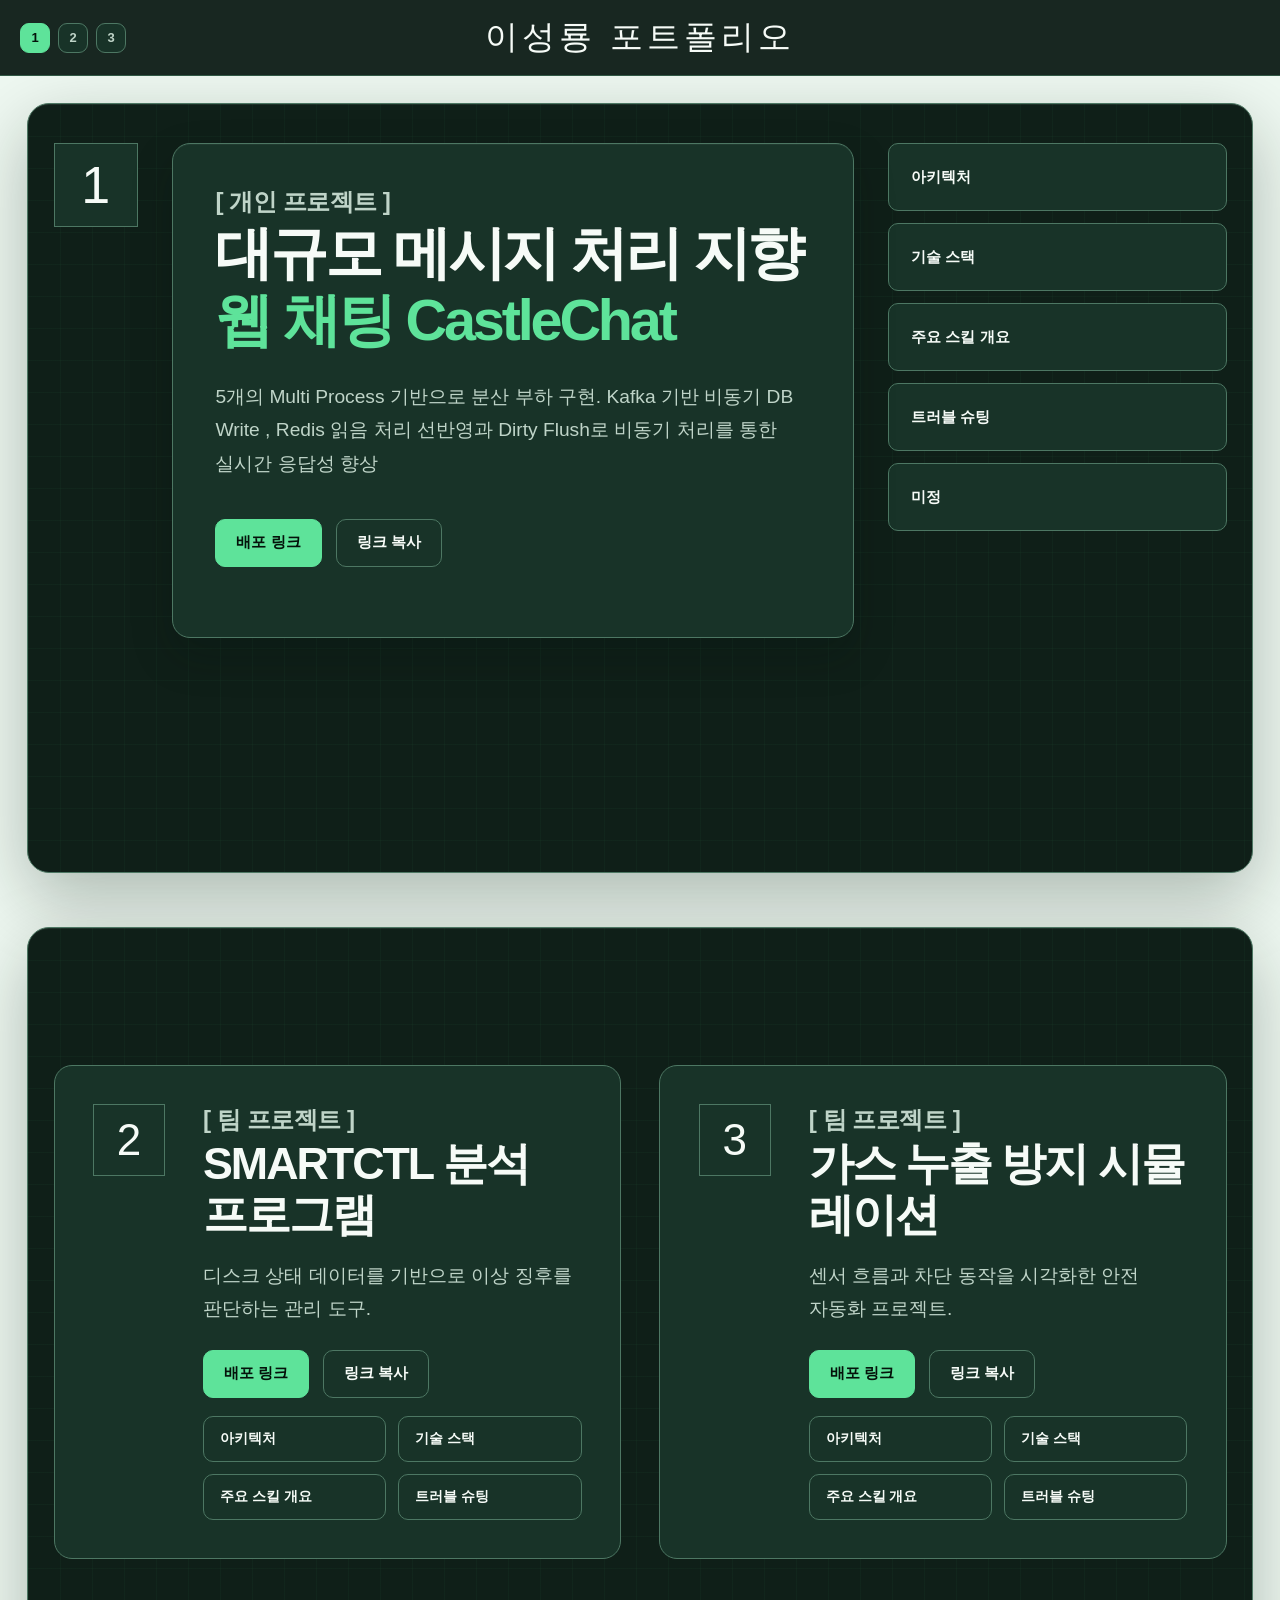
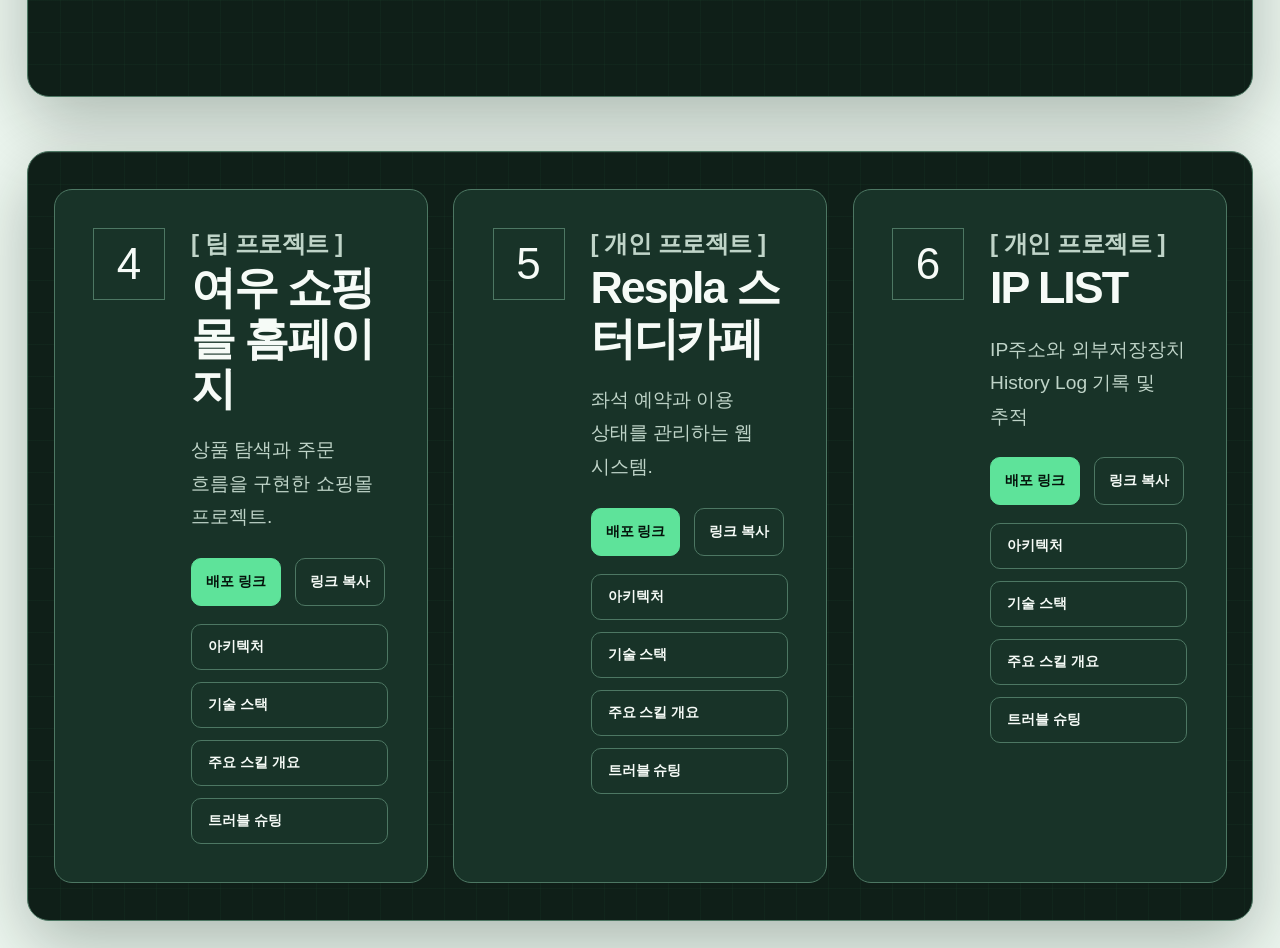
<file: index_dark.html>
﻿<!DOCTYPE html>
<html lang="ko">

<head>
    <meta charset="UTF-8">
    <meta name="viewport" content="width=device-width, initial-scale=1.0">
    <meta name="description" content="프로젝트 포트폴리오">
    <title>이성룡 Portfolio</title>
    <link rel="stylesheet" href="./index_dark.css">
</head>

<body>
    <header class="portfolio-header">
        <nav class="project-header-brand page-indicator" aria-label="포트폴리오 페이지">
            <button class="page-dot is-active" type="button" data-page-target="castlechat"
                aria-current="page">1</button>
            <button class="page-dot" type="button" data-page-target="page2">2</button>
            <button class="page-dot" type="button" data-page-target="page3">3</button>
        </nav>
        <a class="portfolio-title" href="#castlechat">이성룡 포트폴리오</a>
    </header>

    <main>
        <section id="castlechat" class="project-page" aria-labelledby="portfolioTitle">
            <div class="project-stage">
                <div class="project-layout">
                    <span class="project-number" aria-label="첫 번째 프로젝트">1</span>

                    <article class="project-description">
                        <p class="hero-topline">[ 개인 프로젝트 ]</p>
                        <h1 id="portfolioTitle">대규모 메시지 처리 지향<br><span class="hero-accent">웹 채팅 CastleChat</span></h1>
                        <p class="hero-description">5개의 Multi Process 기반으로 분산 부하 구현. Kafka 기반 비동기 DB Write , Redis 읽음 처리
                            선반영과 Dirty Flush로 비동기 처리를 통한 실시간
                            응답성 향상</p>
                        <div class="hero-actions">
                            <a class="button button-primary" href="https://www.naver.com" target="_blank"
                                rel="noopener">배포 링크</a>
                            <button class="button" type="button" id="copyLinkButton">링크 복사</button>
                        </div>
                    </article>

                    <nav class="project-menu" aria-label="CastleChat 상세 메뉴">
                        <button type="button" data-open="architectureDialog">아키텍처</button>
                        <button type="button" data-open="stackDialog">기술 스택</button>
                        <button type="button" data-detail="castlechat" data-detail-type="skill">주요 스킬 개요</button>
                        <button type="button" data-detail="castlechat" data-detail-type="trouble">트러블 슈팅</button>
                        <button type="button" data-detail="castlechat" data-detail-type="todo">미정</button>
                    </nav>
                </div>
            </div>
        </section>


        <section id="page2" class="project-page project-page-two" aria-labelledby="page2Title">
            <div class="project-stage two-project-stage">
                <div class="two-project-grid">
                    <article class="mini-project-card">
                        <span class="project-number mini-project-number" aria-label="두 번째 프로젝트">2</span>
                        <div>
                            <p class="hero-topline">[ 팀 프로젝트 ]</p>
                            <h2 id="page2Title">SMARTCTL 분석 프로그램</h2>
                            <p class="hero-description">디스크 상태 데이터를 기반으로 이상 징후를 판단하는 관리 도구.</p>
                            <div class="hero-actions">
                                <a class="button button-primary" href="https://www.naver.com" target="_blank"
                                    rel="noopener">배포 링크</a>
                                <button class="button" type="button" id="copyLinkButton">링크 복사</button>
                            </div>
                            <nav class="project-menu mini-project-menu" aria-label="SMARTCTL 상세 메뉴">
                                <button type="button" data-detail="smartctl"
                                    data-detail-type="architecture">아키텍처</button>
                                <button type="button" data-detail="smartctl" data-detail-type="stack">기술 스택</button>
                                <button type="button" data-detail="smartctl" data-detail-type="skill">주요 스킬 개요</button>
                                <button type="button" data-detail="smartctl" data-detail-type="trouble">트러블 슈팅</button>
                            </nav>
                        </div>
                    </article>

                    <article class="mini-project-card">
                        <span class="project-number mini-project-number" aria-label="세 번째 프로젝트">3</span>
                        <div>
                            <p class="hero-topline">[ 팀 프로젝트 ]</p>
                            <h2>가스 누출 방지 시뮬레이션</h2>
                            <p class="hero-description">센서 흐름과 차단 동작을 시각화한 안전 자동화 프로젝트.</p>
                            <div class="hero-actions">
                                <a class="button button-primary" href="https://www.naver.com" target="_blank"
                                    rel="noopener">배포 링크</a>
                                <button class="button" type="button" id="copyLinkButton">링크 복사</button>
                            </div>
                            <nav class="project-menu mini-project-menu" aria-label="가스 누출 방지 시뮬레이션 상세 메뉴">
                                <button type="button" data-detail="gas" data-detail-type="architecture">아키텍처</button>
                                <button type="button" data-detail="gas" data-detail-type="stack">기술 스택</button>
                                <button type="button" data-detail="gas" data-detail-type="skill">주요 스킬 개요</button>
                                <button type="button" data-detail="gas" data-detail-type="trouble">트러블 슈팅</button>
                            </nav>
                        </div>
                    </article>
                </div>
            </div>
        </section>

        <section id="page3" class="project-page project-page-three" aria-labelledby="page3Title">
            <div class="project-stage two-project-stage">
                <div class="three-project-grid">
                    <article class="mini-project-card compact-project-card">
                        <span class="project-number mini-project-number" aria-label="네 번째 프로젝트">4</span>
                        <div>
                            <p class="hero-topline">[ 팀 프로젝트 ]</p>
                            <h2 id="page3Title">여우 쇼핑몰 홈페이지</h2>
                            <p class="hero-description">상품 탐색과 주문 흐름을 구현한 쇼핑몰 프로젝트.</p>
                            <div class="hero-actions">
                                <a class="button button-primary" href="https://www.naver.com" target="_blank"
                                    rel="noopener">배포 링크</a>
                                <button class="button" type="button" id="copyLinkButton">링크 복사</button>
                            </div>
                            <nav class="project-menu mini-project-menu" aria-label="여우 쇼핑몰 상세 메뉴">
                                <button type="button" data-detail="fox" data-detail-type="architecture">아키텍처</button>
                                <button type="button" data-detail="fox" data-detail-type="stack">기술 스택</button>
                                <button type="button" data-detail="fox" data-detail-type="skill">주요 스킬 개요</button>
                                <button type="button" data-detail="fox" data-detail-type="trouble">트러블 슈팅</button>
                            </nav>
                        </div>
                    </article>

                    <article class="mini-project-card compact-project-card">
                        <span class="project-number mini-project-number" aria-label="다섯 번째 프로젝트">5</span>
                        <div>
                            <p class="hero-topline">[ 개인 프로젝트 ]</p>
                            <h2>Respla 스터디카페</h2>
                            <p class="hero-description">좌석 예약과 이용 상태를 관리하는 웹 시스템.</p>
                            <div class="hero-actions">
                                <a class="button button-primary" href="https://www.naver.com" target="_blank"
                                    rel="noopener">배포 링크</a>
                                <button class="button" type="button" id="copyLinkButton">링크 복사</button>
                            </div>
                            <nav class="project-menu mini-project-menu" aria-label="Respla 스터디카페 상세 메뉴">
                                <button type="button" data-detail="respla" data-detail-type="architecture">아키텍처</button>
                                <button type="button" data-detail="respla" data-detail-type="stack">기술 스택</button>
                                <button type="button" data-detail="respla" data-detail-type="skill">주요 스킬 개요</button>
                                <button type="button" data-detail="respla" data-detail-type="trouble">트러블 슈팅</button>
                            </nav>
                        </div>
                    </article>

                    <article class="mini-project-card compact-project-card">
                        <span class="project-number mini-project-number" aria-label="여섯 번째 프로젝트">6</span>
                        <div>
                            <p class="hero-topline">[ 개인 프로젝트 ]</p>
                            <h2>IP LIST</h2>
                            <p class="hero-description">IP주소와 외부저장장치 History Log 기록 및 추적</p>
                            <div class="hero-actions">
                                <a class="button button-primary" href="https://www.naver.com" target="_blank"
                                    rel="noopener">배포 링크</a>
                                <button class="button" type="button" id="copyLinkButton">링크 복사</button>
                            </div>
                            <nav class="project-menu mini-project-menu" aria-label="추가 프로젝트 상세 메뉴">
                                <button type="button" data-detail="extra" data-detail-type="architecture">아키텍처</button>
                                <button type="button" data-detail="extra" data-detail-type="stack">기술 스택</button>
                                <button type="button" data-detail="extra" data-detail-type="skill">주요 스킬 개요</button>
                                <button type="button" data-detail="extra" data-detail-type="trouble">트러블 슈팅</button>
                            </nav>
                        </div>
                    </article>
                </div>
            </div>
        </section>
        <dialog id="architectureDialog" class="modal" aria-labelledby="architectureTitle">
            <div class="modal-inner">
                <header class="modal-header">
                    <button class="dialog-close" type="button" data-close aria-label="닫기">&times;</button>
                </header>

                <div class="architecture-shell">
                    <div class="architecture-toolbar">
                        <div class="legend" aria-label="연결선 범례">
                            <span class="legend-item"><span class="legend-line"></span>요청·응답</span>
                            <span class="legend-item"><span class="legend-line event"></span>Kafka 이벤트</span>
                            <span class="legend-item"><span class="legend-line shared"></span>공유 Redis</span>
                        </div>
                    </div>

                    <div class="architecture-canvas" role="img"
                        aria-label="React Client가 Nginx Reverse Proxy를 통해 Domain Service, WebSocket Gateway, AI Assistant Service에 접근하며, WebSocket Gateway는 gRPC로 Channel Engine을 호출하고 Channel Engine은 Kafka를 거쳐 Event Persist Worker와 MariaDB로 메시지를 영속화하는 구조">
                        <svg class="architecture-lines" viewBox="0 0 1400 650" preserveAspectRatio="none"
                            aria-hidden="true">
                            <defs>
                                <marker id="arrowCall" viewBox="0 0 10 10" refX="8" refY="5" markerWidth="6"
                                    markerHeight="6" orient="auto-start-reverse">
                                    <path d="M 0 0 L 10 5 L 0 10 z" fill="#6f887b"></path>
                                </marker>
                                <marker id="arrowEvent" viewBox="0 0 10 10" refX="8" refY="5" markerWidth="6"
                                    markerHeight="6" orient="auto">
                                    <path d="M 0 0 L 10 5 L 0 10 z" fill="#58d68d"></path>
                                </marker>
                                <marker id="arrowDb" viewBox="0 0 10 10" refX="8" refY="5" markerWidth="6"
                                    markerHeight="6" orient="auto-start-reverse">
                                    <path d="M 0 0 L 10 5 L 0 10 z" fill="#8fb3a0"></path>
                                </marker>
                            </defs>

                            <path class="flow-call" d="M 135 280 L 215 280" marker-start="url(#arrowCall)"
                                marker-end="url(#arrowCall)"></path>
                            <text class="flow-label" x="163" y="265">HTTPS / WSS</text>

                            <path class="flow-call" d="M 345 260 C 390 250, 395 112, 445 112"
                                marker-end="url(#arrowCall)"></path>
                            <text class="flow-label" x="365" y="172">REST</text>

                            <path class="flow-call" d="M 345 280 L 445 280" marker-start="url(#arrowCall)"
                                marker-end="url(#arrowCall)"></path>
                            <text class="flow-label" x="375" y="264">WSS</text>

                            <path class="flow-call" d="M 345 300 C 390 310, 395 448, 445 448"
                                marker-end="url(#arrowCall)"></path>
                            <text class="flow-label" x="365" y="400">REST</text>

                            <path class="flow-call" d="M 595 280 L 715 280" marker-start="url(#arrowCall)"
                                marker-end="url(#arrowCall)"></path>
                            <text class="flow-label" x="630" y="264">gRPC unary</text>

                            <path class="flow-event" d="M 875 260 C 920 245, 930 112, 960 112"
                                marker-end="url(#arrowEvent)"></path>
                            <text class="flow-label event-label" x="897" y="180">roomId key</text>

                            <path class="flow-event" d="M 1030 150 L 1030 240" marker-end="url(#arrowEvent)"></path>
                            <text class="flow-label event-label" x="1042" y="200">consume</text>

                            <path class="flow-db" d="M 1105 280 L 1192 280" marker-end="url(#arrowDb)"></path>
                            <text class="flow-label" x="1120" y="264">DB write</text>

                            <path class="flow-db" d="M 595 112 L 1180 112 C 1240 112, 1240 228, 1260 240"
                                marker-start="url(#arrowDb)" marker-end="url(#arrowDb)"></path>
                            <text class="flow-label" x="785" y="96">HTTP CRUD · attachment · snapshot query</text>

                            <path class="flow-db" d="M 875 300 C 985 360, 1115 360, 1192 300"
                                marker-start="url(#arrowDb)" marker-end="url(#arrowDb)"></path>
                            <text class="flow-label" x="940" y="370">sync CRUD · validation · read flush</text>

                            <path class="flow-db" d="M 595 448 L 1165 448 C 1225 448, 1235 335, 1260 320"
                                marker-start="url(#arrowDb)" marker-end="url(#arrowDb)"></path>
                            <text class="flow-label" x="790" y="432">recent message read only</text>

                            <path class="flow-shared" d="M 505 150 C 505 330, 610 485, 725 505"></path>
                            <path class="flow-shared" d="M 505 320 C 540 420, 630 485, 725 505"></path>
                            <path class="flow-shared" d="M 795 320 L 795 485"></path>
                            <path class="flow-shared" d="M 595 448 C 650 448, 680 485, 725 505"></path>
                            <text class="flow-label" x="610" y="492">shared state</text>

                            <path class="flow-external" d="M 595 470 C 710 520, 875 520, 955 505"
                                marker-end="url(#arrowDb)"></path>
                            <text class="flow-label" x="730" y="540">Gemini HTTPS API</text>
                        </svg>

                        <article class="architecture-node infrastructure-node node-client">
                            <span class="node-type">Frontend</span>
                            <strong>React Client</strong>
                            <small>HTTP · WebSocket</small>
                        </article>

                        <article class="architecture-node infrastructure-node node-nginx">
                            <span class="node-type">Docker</span>
                            <strong>Nginx Reverse Proxy</strong>
                            <small>route · TLS termination</small>
                        </article>

                        <article class="architecture-node primary-node node-domain">
                            <span class="node-type">Process</span>
                            <strong>Domain Service</strong>
                            <small>REST · upload · snapshot query</small>
                        </article>

                        <article class="architecture-node primary-node node-gateway">
                            <span class="node-type">Process</span>
                            <strong>WebSocket Gateway</strong>
                            <small>session · routing · broadcast</small>
                        </article>

                        <article class="architecture-node primary-node node-ai">
                            <span class="node-type">Process</span>
                            <strong>AI Assistant Service</strong>
                            <small>context query · reply suggestion</small>
                        </article>

                        <article class="architecture-node primary-node node-engine">
                            <span class="node-type">Process</span>
                            <strong>Channel Engine</strong>
                            <small>validation · orchestration · publish</small>
                        </article>

                        <article class="architecture-node event-node node-kafka">
                            <span class="node-type">Event Log</span>
                            <strong>Kafka</strong>
                            <small>durable ACK · retry · DLT</small>
                        </article>

                        <article class="architecture-node primary-node node-worker">
                            <span class="node-type">Process</span>
                            <strong>Event Persist Worker</strong>
                            <small>idempotent message DB write</small>
                        </article>

                        <article class="architecture-node infrastructure-node node-redis">
                            <span class="node-type">Shared State</span>
                            <strong>Redis</strong>
                            <small>Spring Session · room member · LRM · dirty read position</small>
                        </article>

                        <article class="architecture-node infrastructure-node node-gemini">
                            <span class="node-type">External API</span>
                            <strong>Gemini</strong>
                            <small>LLM message recommendation</small>
                        </article>

                        <article class="architecture-node infrastructure-node node-db">
                            <span class="node-type">Primary DB</span>
                            <strong>MariaDB</strong>
                            <small>domain · room · message persistence</small>
                        </article>

                        <ol class="mobile-architecture" aria-label="모바일 아키텍처 흐름">
                            <li class="mobile-flow-group">
                                <strong>Entry</strong>
                                <p>React Client ↔ Nginx Reverse Proxy</p>
                            </li>
                            <li class="mobile-flow-group">
                                <strong>REST Domain Flow</strong>
                                <p>Nginx → Domain Service ↔ MariaDB<br>Domain Service ↔ Redis Shared Session</p>
                            </li>
                            <li class="mobile-flow-group">
                                <strong>Realtime Message Flow</strong>
                                <p>Nginx ↔ WebSocket Gateway ↔ gRPC ↔ Channel Engine<br>Channel Engine → Kafka → Event
                                    Persist Worker → MariaDB</p>
                            </li>
                            <li class="mobile-flow-group">
                                <strong>Realtime State</strong>
                                <p>Channel Engine ↔ Redis<br>Channel Engine ↔ MariaDB</p>
                            </li>
                            <li class="mobile-flow-group">
                                <strong>AI Assist Flow</strong>
                                <p>Nginx → AI Assistant Service ↔ MariaDB Read Only<br>AI Assistant Service → Gemini API
                                </p>
                            </li>
                        </ol>
                    </div>

                    <div class="architecture-footnotes">
                        <div class="architecture-note">
                            <strong>Kafka event pipeline.</strong>
                            SEND·DELETE·REACT는 상태 변화 보존과 방 단위 순서가 중요해 durable ACK 이후 응답하고 DB 쓰기는 별도 프로세스로 격리합니다.
                        </div>
                        <div class="architecture-note">
                            <strong>Redis scheduled write-behind.</strong>
                            READ는 중간 이벤트보다 최신 LRM이 중요해 원자적으로 최댓값만 병합하고 dirty 위치를 주기적으로 DB에 반영합니다.
                        </div>
                    </div>
                </div>
            </div>
        </dialog>

        <dialog id="stackDialog" class="modal modal-narrow" aria-labelledby="stackTitle">
            <div class="modal-inner">
                <header class="modal-header">
                    <div>
                        <h2 id="stackTitle" class="architecture-heading">Tech Stack</h2>
                        <span class="architecture-state">REACT 19 · SPRING BOOT 3.5 · JAVA 17</span>
                    </div>
                    <button class="dialog-close" type="button" data-close aria-label="닫기">&times;</button>
                </header>

                <div class="stack-groups">
                    <section class="stack-group" aria-label="프론트엔드 기술">
                        <h3>Frontend</h3>
                        <div class="stack-item">
                            <span class="stack-name">React<span class="stack-version">19.1</span></span>
                            <span class="stack-note">SPA · 함수형 컴포넌트</span>
                        </div>
                        <div class="stack-item">
                            <span class="stack-name">Redux Toolkit<span class="stack-version">2.x</span></span>
                            <span class="stack-note">채팅창 전역 상태 관리</span>
                        </div>
                        <div class="stack-item">
                            <span class="stack-name">TanStack Query<span class="stack-version">5.x</span></span>
                            <span class="stack-note">서버 상태 캐싱 · 동기화</span>
                        </div>
                        <div class="stack-item">
                            <span class="stack-name">WebSocket</span>
                            <span class="stack-note">단일 연결 멀티플렉싱</span>
                        </div>
                    </section>

                    <section class="stack-group" aria-label="백엔드 기술">
                        <h3>Backend</h3>
                        <div class="stack-item">
                            <span class="stack-name">Java<span class="stack-version">17</span></span>
                            <span class="stack-note">백엔드 공통 런타임</span>
                        </div>
                        <div class="stack-item">
                            <span class="stack-name">Spring Boot<span class="stack-version">3.5</span></span>
                            <span class="stack-note">5개 서비스 공통 프레임워크</span>
                        </div>
                        <div class="stack-item">
                            <span class="stack-name">gRPC<span class="stack-version">1.63</span></span>
                            <span class="stack-note">게이트웨이 ↔ 엔진 내부 호출</span>
                        </div>
                        <div class="stack-item">
                            <span class="stack-name">MyBatis</span>
                            <span class="stack-note">SQL 매퍼 · XML 쿼리 관리</span>
                        </div>
                        <div class="stack-item">
                            <span class="stack-name">Write-Behind Flush Worker</span>
                            <span class="stack-note">읽음 위치 주기 배치 반영</span>
                        </div>
                    </section>

                    <section class="stack-group" aria-label="데이터와 메시징 기술">
                        <h3>Data &amp; Messaging</h3>
                        <div class="stack-item">
                            <span class="stack-name">Apache Kafka</span>
                            <span class="stack-note">durable ACK · DLT 재처리</span>
                        </div>
                        <div class="stack-item">
                            <span class="stack-name">Redis</span>
                            <span class="stack-note">세션 · 방 멤버 · 읽음 위치</span>
                        </div>
                        <div class="stack-item">
                            <span class="stack-name">MariaDB</span>
                            <span class="stack-note">메시지 · 도메인 영속화</span>
                        </div>
                    </section>

                    <section class="stack-group" aria-label="인프라와 모니터링 기술">
                        <h3>Infra &amp; Monitoring</h3>
                        <div class="stack-item">
                            <span class="stack-name">Nginx</span>
                            <span class="stack-note">리버스 프록시 · 단일 진입점</span>
                        </div>
                        <div class="stack-item">
                            <span class="stack-name">Docker</span>
                            <span class="stack-note">인프라 컨테이너 구성</span>
                        </div>
                        <div class="stack-item">
                            <span class="stack-name">Prometheus</span>
                            <span class="stack-note">메트릭 수집</span>
                        </div>
                        <div class="stack-item">
                            <span class="stack-name">Grafana</span>
                            <span class="stack-note">모니터링 대시보드</span>
                        </div>
                    </section>
                </div>
            </div>
        </dialog>

        <dialog id="detailDialog" class="modal modal-narrow" aria-labelledby="detailTitle">
            <div class="modal-inner">
                <header class="modal-header">
                    <div>
                        <h2 id="detailTitle" class="architecture-heading">프로젝트 상세</h2>
                        <span id="detailState" class="architecture-state">SUMMARY</span>
                    </div>
                    <button class="dialog-close" type="button" data-close aria-label="닫기">&times;</button>
                </header>
                <div class="detail-body">
                    <p id="detailText"></p>
                </div>
            </div>
        </dialog>
    </main>

    <script>
        const projectDetails = {
            castlechat: {
                title: "CastleChat",
                architecture: "Domain Service, WebSocket Gateway, Channel Engine, Event Persist Worker, AI Assistant Service로 역할을 나눈 실시간 채팅 구조.",
                stack: "React, Spring Boot, gRPC, Kafka, Redis, MariaDB, Docker, Nginx.",
                skill: "Kafka 비동기 저장, Redis 읽음 선반영, Dirty Flush Worker, 실시간 알림, AI 메시지 추천. ★ 추후 추가 작성",
                trouble: "Kafka 포트 충돌, Redis 읽음 위치 동기화, 첫 메시지 방 생성, 채팅방 목록 실시간 갱신 문제 해결. ★ 추후 추가 작성",
                todo: "추가 문서, 배포 링크, 시연 영상 연결 예정. ★ 추후 추가 작성"
            },
            smartctl: {
                title: "SMARTCTL 분석 프로그램",
                architecture: "SMART 데이터 수집, 전처리, 모델 추론, 결과 리포트 흐름으로 구성.",
                stack: "Python, 머신러닝 모델, SMART 데이터, 시각화 도구.",
                skill: "디스크 상태 수치 기반 이상 징후 판단과 결과 요약.",
                trouble: "데이터 불균형, 이상치 처리, 판단 기준 설명 가능성 정리.",
                todo: "모델 성능 지표와 시연 화면 연결 예정."
            },
            gas: {
                title: "가스 누출 방지 시뮬레이션",
                architecture: "센서 입력, 위험 판단, 밸브 차단, 경고 표시 흐름.",
                stack: "Unity, C#, 시뮬레이션 UI, 자동화 로직.",
                skill: "누출 감지와 차단 동작을 시각적으로 확인하는 자동화 시뮬레이션.",
                trouble: "상태 전이 표현, 오작동 케이스, 시뮬레이션 UX 조정.",
                todo: "시연 영상과 상세 설명 연결 예정."
            },
            fox: {
                title: "여우 쇼핑몰 홈페이지",
                architecture: "상품 목록, 상세, 장바구니, 주문 흐름 중심의 커머스 웹 구조.",
                stack: "HTML/CSS/JavaScript, Spring 기반 백엔드, DB 연동.",
                skill: "상품 탐색, 주문 흐름, 기본 회원 기능, 관리자 관리 영역.",
                trouble: "상품 데이터 관리, 주문 상태 처리, 화면 흐름 정리.",
                todo: "배포 링크와 주요 화면 연결 예정."
            },
            respla: {
                title: "Respla 스터디카페",
                architecture: "사용자 예약 화면과 관리자 좌석 관리 화면 중심 구성.",
                stack: "Java, Spring, DB, 웹 UI.",
                skill: "좌석 조회, 예약, 이용 상태 관리, 관리자 확인 화면.",
                trouble: "동시 예약 처리, 좌석 상태 동기화, UI 가시성 개선.",
                todo: "시연 링크와 ERD 연결 예정."
            },
            extra: {
                title: "추가 프로젝트",
                architecture: "프로젝트 개요, 흐름, 기술 구성, 문제 해결 내용을 채울 영역.",
                stack: "추후 확정.",
                skill: "추후 확정.",
                trouble: "추후 확정.",
                todo: "추후 확정."
            },
            common: {
                title: "링크 준비",
                deploy: "해당 프로젝트의 배포 링크를 연결할 예정.",
                copy: "해당 프로젝트의 링크 복사 기능을 연결할 예정."
            }
        };
        const detailTypeLabel = {
            architecture: "아키텍처",
            stack: "기술 스택",
            skill: "주요 스킬 개요",
            trouble: "트러블 슈팅",
            todo: "미정",
            deploy: "배포 링크",
            copy: "링크 복사"
        };
        const DEPLOY_URL = "https://www.naver.com";
        const copyLinkButton = document.getElementById("copyLinkButton");

        copyLinkButton.addEventListener("click", async () => {
            let copied = true;

            try {
                await navigator.clipboard.writeText(DEPLOY_URL);
            } catch {
                const helper = document.createElement("textarea");
                helper.value = DEPLOY_URL;
                document.body.appendChild(helper);
                helper.select();
                copied = document.execCommand("copy");
                helper.remove();
            }

            copyLinkButton.textContent = copied ? "복사 완료!" : "복사 실패";
            setTimeout(() => {
                copyLinkButton.textContent = "링크 복사";
            }, 1600);
        });


        const portfolioPages = Array.from(document.querySelectorAll(".project-page"));
        const pageButtons = Array.from(document.querySelectorAll(".page-dot"));
        let currentPageIndex = 0;
        let isPageScrolling = false;

        function setActivePage(index) {
            currentPageIndex = Math.max(0, Math.min(index, portfolioPages.length - 1));

            pageButtons.forEach(button => {
                const isActive = button.dataset.pageTarget === portfolioPages[currentPageIndex].id;
                button.classList.toggle("is-active", isActive);

                if (isActive) {
                    button.setAttribute("aria-current", "page");
                } else {
                    button.removeAttribute("aria-current");
                }
            });
        }

        function moveToPage(index) {
            if (!portfolioPages[index]) return;

            setActivePage(index);
            isPageScrolling = true;
            portfolioPages[index].scrollIntoView({ behavior: "smooth", block: "start" });
            setTimeout(() => {
                isPageScrolling = false;
            }, 650);
        }

        pageButtons.forEach(button => {
            button.addEventListener("click", () => {
                const targetIndex = portfolioPages.findIndex(page => page.id === button.dataset.pageTarget);
                moveToPage(targetIndex);
            });
        });

        window.addEventListener("wheel", event => {
            if (document.querySelector("dialog[open]")) return;
            event.preventDefault();
            if (isPageScrolling) return;

            const direction = event.deltaY > 0 ? 1 : -1;
            moveToPage(currentPageIndex + direction);
        }, { passive: false });

        document.querySelectorAll("[data-detail]").forEach(button => {
            button.addEventListener("click", () => {
                const detail = projectDetails[button.dataset.detail];
                const type = button.dataset.detailType;
                if (!detail || !detail[type]) return;

                document.getElementById("detailTitle").textContent = detail.title;
                document.getElementById("detailState").textContent = detailTypeLabel[type];
                document.getElementById("detailText").textContent = detail[type];
                document.getElementById("detailDialog").showModal();
            });
        });
        document.querySelectorAll("[data-open]").forEach(button => {
            button.addEventListener("click", () => document.getElementById(button.dataset.open).showModal());
        });

        document.querySelectorAll("dialog.modal").forEach(modal => {
            modal.querySelector("[data-close]").addEventListener("click", () => modal.close());
            modal.addEventListener("click", event => {
                if (event.target === modal) modal.close();
            });
        });
    </script>
</body>

</html>
</file>
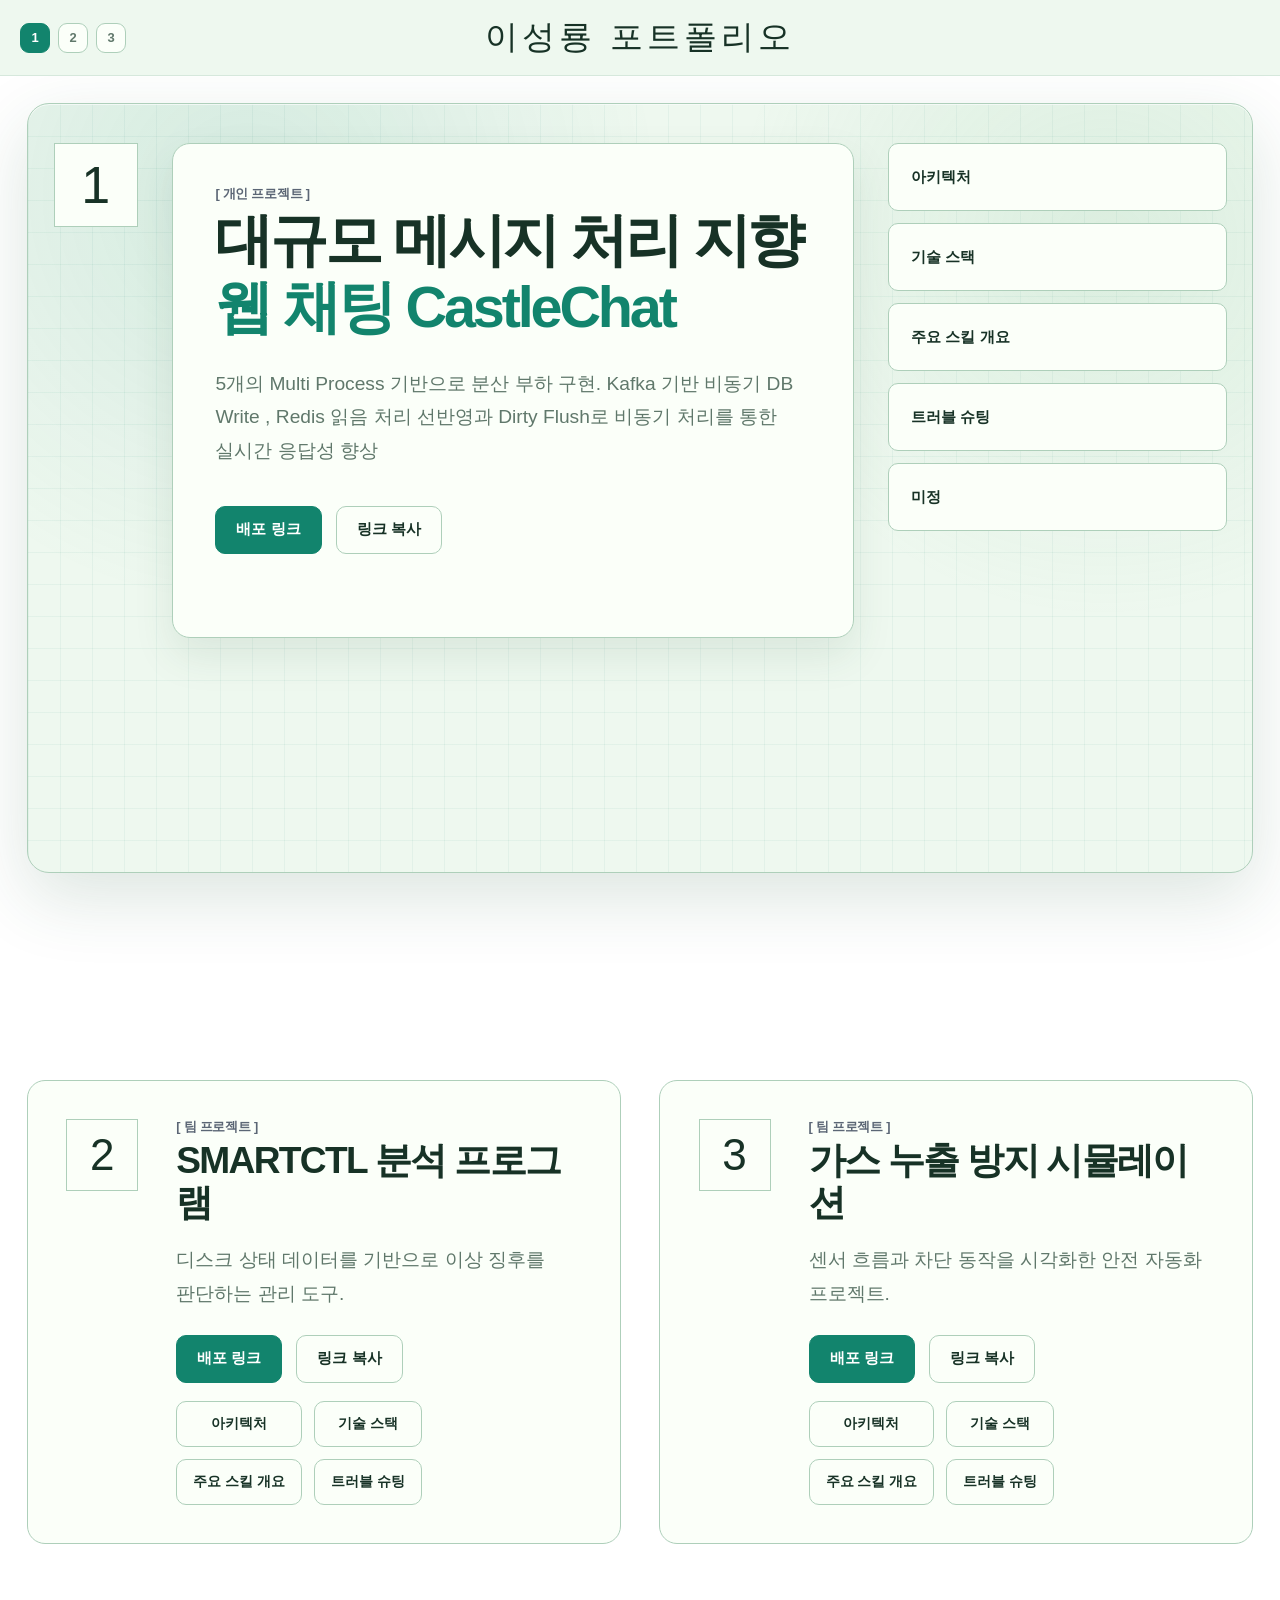
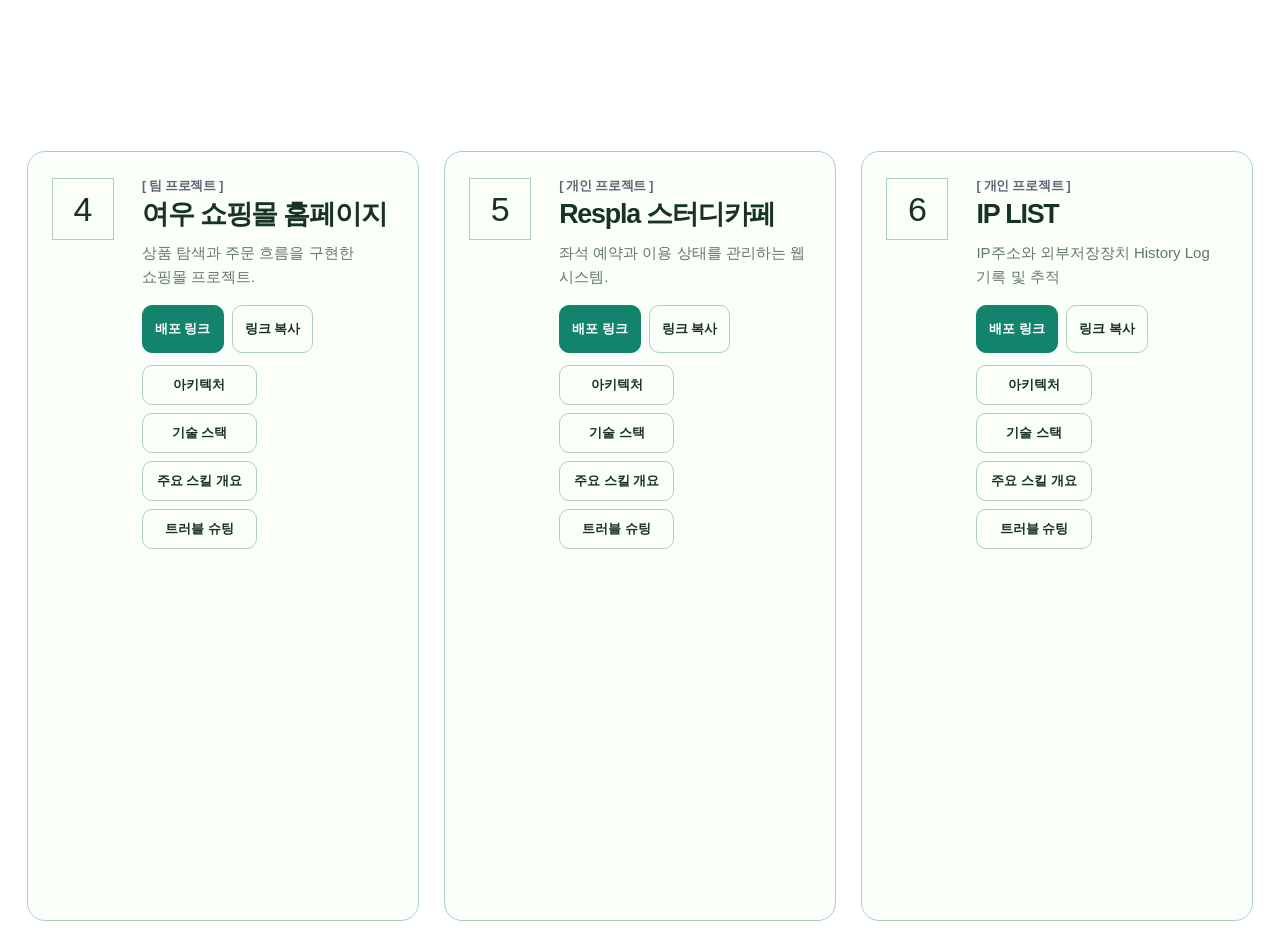
<file: index_isUnity.html>
﻿<!DOCTYPE html>
<html lang="ko">

<head>
    <meta charset="UTF-8">
    <meta name="viewport" content="width=device-width, initial-scale=1.0">
    <meta name="description" content="프로젝트 포트폴리오">
    <title>이성룡 Portfolio</title>
    <link rel="stylesheet" href="./index.css">
</head>

<body>
    <header class="portfolio-header">
        <nav class="project-header-brand page-indicator" aria-label="포트폴리오 페이지">
            <button class="page-dot is-active" type="button" data-page-target="castlechat"
                aria-current="page">1</button>
            <button class="page-dot" type="button" data-page-target="page2">2</button>
            <button class="page-dot" type="button" data-page-target="page3">3</button>
        </nav>
        <a class="portfolio-title" href="#castlechat">이성룡 포트폴리오</a>
    </header>

    <main>
        <section id="castlechat" class="project-page" aria-labelledby="portfolioTitle">
            <div class="project-stage">
                <div class="project-layout">
                    <span class="project-number" aria-label="첫 번째 프로젝트">1</span>

                    <article class="project-description">
                        <p class="hero-topline">[ 개인 프로젝트 ]</p>
                        <h1 id="portfolioTitle">대규모 메시지 처리 지향<br><span class="hero-accent">웹 채팅 CastleChat</span></h1>
                        <p class="hero-description">5개의 Multi Process 기반으로 분산 부하 구현. Kafka 기반 비동기 DB Write , Redis 읽음 처리
                            선반영과 Dirty Flush로 비동기 처리를 통한 실시간
                            응답성 향상</p>
                        <div class="hero-actions">
                            <a class="button button-primary" href="https://www.naver.com" target="_blank"
                                rel="noopener">배포 링크</a>
                            <button class="button" type="button" id="copyLinkButton">링크 복사</button>
                        </div>
                    </article>

                    <nav class="project-menu" aria-label="CastleChat 상세 메뉴">
                        <button type="button" data-open="architectureDialog">아키텍처</button>
                        <button type="button" data-open="stackDialog">기술 스택</button>
                        <button type="button" data-detail="castlechat" data-detail-type="skill">주요 스킬 개요</button>
                        <button type="button" data-detail="castlechat" data-detail-type="trouble">트러블 슈팅</button>
                        <button type="button" data-detail="castlechat" data-detail-type="todo">미정</button>
                    </nav>
                </div>
            </div>
        </section>


        <section id="page2" class="project-page project-page-two" aria-labelledby="page2Title">
            <div class="project-stage two-project-stage">
                <div class="two-project-grid">
                    <article class="mini-project-card">
                        <span class="project-number mini-project-number" aria-label="두 번째 프로젝트">2</span>
                        <div>
                            <p class="hero-topline">[ 팀 프로젝트 ]</p>
                            <h2 id="page2Title">SMARTCTL 분석 프로그램</h2>
                            <p class="hero-description">디스크 상태 데이터를 기반으로 이상 징후를 판단하는 관리 도구.</p>
                            <div class="hero-actions">
                                <a class="button button-primary" href="https://www.naver.com" target="_blank"
                                    rel="noopener">배포 링크</a>
                                <button class="button" type="button" id="copyLinkButton">링크 복사</button>
                            </div>
                            <nav class="project-menu mini-project-menu" aria-label="SMARTCTL 상세 메뉴">
                                <button type="button" data-detail="smartctl"
                                    data-detail-type="architecture">아키텍처</button>
                                <button type="button" data-detail="smartctl" data-detail-type="stack">기술 스택</button>
                                <button type="button" data-detail="smartctl" data-detail-type="skill">주요 스킬 개요</button>
                                <button type="button" data-detail="smartctl" data-detail-type="trouble">트러블 슈팅</button>
                            </nav>
                        </div>
                    </article>

                    <article class="mini-project-card">
                        <span class="project-number mini-project-number" aria-label="세 번째 프로젝트">3</span>
                        <div>
                            <p class="hero-topline">[ 팀 프로젝트 ]</p>
                            <h2>가스 누출 방지 시뮬레이션</h2>
                            <p class="hero-description">센서 흐름과 차단 동작을 시각화한 안전 자동화 프로젝트.</p>
                            <div class="hero-actions">
                                <a class="button button-primary" href="https://www.naver.com" target="_blank"
                                    rel="noopener">배포 링크</a>
                                <button class="button" type="button" id="copyLinkButton">링크 복사</button>
                            </div>
                            <nav class="project-menu mini-project-menu" aria-label="가스 누출 방지 시뮬레이션 상세 메뉴">
                                <button type="button" data-detail="gas" data-detail-type="architecture">아키텍처</button>
                                <button type="button" data-detail="gas" data-detail-type="stack">기술 스택</button>
                                <button type="button" data-detail="gas" data-detail-type="skill">주요 스킬 개요</button>
                                <button type="button" data-detail="gas" data-detail-type="trouble">트러블 슈팅</button>
                            </nav>
                        </div>
                    </article>
                </div>
            </div>
        </section>

        <section id="page3" class="project-page project-page-three" aria-labelledby="page3Title">
            <div class="project-stage two-project-stage">
                <div class="three-project-grid">
                    <article class="mini-project-card compact-project-card">
                        <span class="project-number mini-project-number" aria-label="네 번째 프로젝트">4</span>
                        <div>
                            <p class="hero-topline">[ 팀 프로젝트 ]</p>
                            <h2 id="page3Title">여우 쇼핑몰 홈페이지</h2>
                            <p class="hero-description">상품 탐색과 주문 흐름을 구현한 쇼핑몰 프로젝트.</p>
                            <div class="hero-actions">
                                <a class="button button-primary" href="https://www.naver.com" target="_blank"
                                    rel="noopener">배포 링크</a>
                                <button class="button" type="button" id="copyLinkButton">링크 복사</button>
                            </div>
                            <nav class="project-menu mini-project-menu" aria-label="여우 쇼핑몰 상세 메뉴">
                                <button type="button" data-detail="fox" data-detail-type="architecture">아키텍처</button>
                                <button type="button" data-detail="fox" data-detail-type="stack">기술 스택</button>
                                <button type="button" data-detail="fox" data-detail-type="skill">주요 스킬 개요</button>
                                <button type="button" data-detail="fox" data-detail-type="trouble">트러블 슈팅</button>
                            </nav>
                        </div>
                    </article>

                    <article class="mini-project-card compact-project-card">
                        <span class="project-number mini-project-number" aria-label="다섯 번째 프로젝트">5</span>
                        <div>
                            <p class="hero-topline">[ 개인 프로젝트 ]</p>
                            <h2>Respla 스터디카페</h2>
                            <p class="hero-description">좌석 예약과 이용 상태를 관리하는 웹 시스템.</p>
                            <div class="hero-actions">
                                <a class="button button-primary" href="https://www.naver.com" target="_blank"
                                    rel="noopener">배포 링크</a>
                                <button class="button" type="button" id="copyLinkButton">링크 복사</button>
                            </div>
                            <nav class="project-menu mini-project-menu" aria-label="Respla 스터디카페 상세 메뉴">
                                <button type="button" data-detail="respla" data-detail-type="architecture">아키텍처</button>
                                <button type="button" data-detail="respla" data-detail-type="stack">기술 스택</button>
                                <button type="button" data-detail="respla" data-detail-type="skill">주요 스킬 개요</button>
                                <button type="button" data-detail="respla" data-detail-type="trouble">트러블 슈팅</button>
                            </nav>
                        </div>
                    </article>

                    <article class="mini-project-card compact-project-card">
                        <span class="project-number mini-project-number" aria-label="여섯 번째 프로젝트">6</span>
                        <div>
                            <p class="hero-topline">[ 개인 프로젝트 ]</p>
                            <h2>IP LIST</h2>
                            <p class="hero-description">IP주소와 외부저장장치 History Log 기록 및 추적</p>
                            <div class="hero-actions">
                                <a class="button button-primary" href="https://www.naver.com" target="_blank"
                                    rel="noopener">배포 링크</a>
                                <button class="button" type="button" id="copyLinkButton">링크 복사</button>
                            </div>
                            <nav class="project-menu mini-project-menu" aria-label="추가 프로젝트 상세 메뉴">
                                <button type="button" data-detail="extra" data-detail-type="architecture">아키텍처</button>
                                <button type="button" data-detail="extra" data-detail-type="stack">기술 스택</button>
                                <button type="button" data-detail="extra" data-detail-type="skill">주요 스킬 개요</button>
                                <button type="button" data-detail="extra" data-detail-type="trouble">트러블 슈팅</button>
                            </nav>
                        </div>
                    </article>
                </div>
            </div>
        </section>
        <dialog id="architectureDialog" class="modal" aria-labelledby="architectureTitle">
            <div class="modal-inner">
                <header class="modal-header">
                    <button class="dialog-close" type="button" data-close aria-label="닫기">&times;</button>
                </header>

                <div class="architecture-shell">
                    <div class="architecture-toolbar">
                        <div class="legend" aria-label="연결선 범례">
                            <span class="legend-item"><span class="legend-line"></span>요청·응답</span>
                            <span class="legend-item"><span class="legend-line event"></span>Kafka 이벤트</span>
                            <span class="legend-item"><span class="legend-line shared"></span>공유 Redis</span>
                        </div>
                    </div>

                    <div class="architecture-canvas" role="img"
                        aria-label="React Client가 Nginx Reverse Proxy를 통해 Domain Service, WebSocket Gateway, AI Assistant Service에 접근하며, WebSocket Gateway는 gRPC로 Channel Engine을 호출하고 Channel Engine은 Kafka를 거쳐 Event Persist Worker와 MariaDB로 메시지를 영속화하는 구조">
                        <svg class="architecture-lines" viewBox="0 0 1400 650" preserveAspectRatio="none"
                            aria-hidden="true">
                            <defs>
                                <marker id="arrowCall" viewBox="0 0 10 10" refX="8" refY="5" markerWidth="6"
                                    markerHeight="6" orient="auto-start-reverse">
                                    <path d="M 0 0 L 10 5 L 0 10 z" fill="#6f887b"></path>
                                </marker>
                                <marker id="arrowEvent" viewBox="0 0 10 10" refX="8" refY="5" markerWidth="6"
                                    markerHeight="6" orient="auto">
                                    <path d="M 0 0 L 10 5 L 0 10 z" fill="#58d68d"></path>
                                </marker>
                                <marker id="arrowDb" viewBox="0 0 10 10" refX="8" refY="5" markerWidth="6"
                                    markerHeight="6" orient="auto-start-reverse">
                                    <path d="M 0 0 L 10 5 L 0 10 z" fill="#8fb3a0"></path>
                                </marker>
                            </defs>

                            <path class="flow-call" d="M 135 280 L 215 280" marker-start="url(#arrowCall)"
                                marker-end="url(#arrowCall)"></path>
                            <text class="flow-label" x="163" y="265">HTTPS / WSS</text>

                            <path class="flow-call" d="M 345 260 C 390 250, 395 112, 445 112"
                                marker-end="url(#arrowCall)"></path>
                            <text class="flow-label" x="365" y="172">REST</text>

                            <path class="flow-call" d="M 345 280 L 445 280" marker-start="url(#arrowCall)"
                                marker-end="url(#arrowCall)"></path>
                            <text class="flow-label" x="375" y="264">WSS</text>

                            <path class="flow-call" d="M 345 300 C 390 310, 395 448, 445 448"
                                marker-end="url(#arrowCall)"></path>
                            <text class="flow-label" x="365" y="400">REST</text>

                            <path class="flow-call" d="M 595 280 L 715 280" marker-start="url(#arrowCall)"
                                marker-end="url(#arrowCall)"></path>
                            <text class="flow-label" x="630" y="264">gRPC unary</text>

                            <path class="flow-event" d="M 875 260 C 920 245, 930 112, 960 112"
                                marker-end="url(#arrowEvent)"></path>
                            <text class="flow-label event-label" x="897" y="180">roomId key</text>

                            <path class="flow-event" d="M 1030 150 L 1030 240" marker-end="url(#arrowEvent)"></path>
                            <text class="flow-label event-label" x="1042" y="200">consume</text>

                            <path class="flow-db" d="M 1105 280 L 1192 280" marker-end="url(#arrowDb)"></path>
                            <text class="flow-label" x="1120" y="264">DB write</text>

                            <path class="flow-db" d="M 595 112 L 1180 112 C 1240 112, 1240 228, 1260 240"
                                marker-start="url(#arrowDb)" marker-end="url(#arrowDb)"></path>
                            <text class="flow-label" x="785" y="96">HTTP CRUD · attachment · snapshot query</text>

                            <path class="flow-db" d="M 875 300 C 985 360, 1115 360, 1192 300"
                                marker-start="url(#arrowDb)" marker-end="url(#arrowDb)"></path>
                            <text class="flow-label" x="940" y="370">sync CRUD · validation · read flush</text>

                            <path class="flow-db" d="M 595 448 L 1165 448 C 1225 448, 1235 335, 1260 320"
                                marker-start="url(#arrowDb)" marker-end="url(#arrowDb)"></path>
                            <text class="flow-label" x="790" y="432">recent message read only</text>

                            <path class="flow-shared" d="M 505 150 C 505 330, 610 485, 725 505"></path>
                            <path class="flow-shared" d="M 505 320 C 540 420, 630 485, 725 505"></path>
                            <path class="flow-shared" d="M 795 320 L 795 485"></path>
                            <path class="flow-shared" d="M 595 448 C 650 448, 680 485, 725 505"></path>
                            <text class="flow-label" x="610" y="492">shared state</text>

                            <path class="flow-external" d="M 595 470 C 710 520, 875 520, 955 505"
                                marker-end="url(#arrowDb)"></path>
                            <text class="flow-label" x="730" y="540">Gemini HTTPS API</text>
                        </svg>

                        <article class="architecture-node infrastructure-node node-client">
                            <span class="node-type">Frontend</span>
                            <strong>React Client</strong>
                            <small>HTTP · WebSocket</small>
                        </article>

                        <article class="architecture-node infrastructure-node node-nginx">
                            <span class="node-type">Docker</span>
                            <strong>Nginx Reverse Proxy</strong>
                            <small>route · TLS termination</small>
                        </article>

                        <article class="architecture-node primary-node node-domain">
                            <span class="node-type">Process</span>
                            <strong>Domain Service</strong>
                            <small>REST · upload · snapshot query</small>
                        </article>

                        <article class="architecture-node primary-node node-gateway">
                            <span class="node-type">Process</span>
                            <strong>WebSocket Gateway</strong>
                            <small>session · routing · broadcast</small>
                        </article>

                        <article class="architecture-node primary-node node-ai">
                            <span class="node-type">Process</span>
                            <strong>AI Assistant Service</strong>
                            <small>context query · reply suggestion</small>
                        </article>

                        <article class="architecture-node primary-node node-engine">
                            <span class="node-type">Process</span>
                            <strong>Channel Engine</strong>
                            <small>validation · orchestration · publish</small>
                        </article>

                        <article class="architecture-node event-node node-kafka">
                            <span class="node-type">Event Log</span>
                            <strong>Kafka</strong>
                            <small>durable ACK · retry · DLT</small>
                        </article>

                        <article class="architecture-node primary-node node-worker">
                            <span class="node-type">Process</span>
                            <strong>Event Persist Worker</strong>
                            <small>idempotent message DB write</small>
                        </article>

                        <article class="architecture-node infrastructure-node node-redis">
                            <span class="node-type">Shared State</span>
                            <strong>Redis</strong>
                            <small>Spring Session · room member · LRM · dirty read position</small>
                        </article>

                        <article class="architecture-node infrastructure-node node-gemini">
                            <span class="node-type">External API</span>
                            <strong>Gemini</strong>
                            <small>LLM message recommendation</small>
                        </article>

                        <article class="architecture-node infrastructure-node node-db">
                            <span class="node-type">Primary DB</span>
                            <strong>MariaDB</strong>
                            <small>domain · room · message persistence</small>
                        </article>

                        <ol class="mobile-architecture" aria-label="모바일 아키텍처 흐름">
                            <li class="mobile-flow-group">
                                <strong>Entry</strong>
                                <p>React Client ↔ Nginx Reverse Proxy</p>
                            </li>
                            <li class="mobile-flow-group">
                                <strong>REST Domain Flow</strong>
                                <p>Nginx → Domain Service ↔ MariaDB<br>Domain Service ↔ Redis Shared Session</p>
                            </li>
                            <li class="mobile-flow-group">
                                <strong>Realtime Message Flow</strong>
                                <p>Nginx ↔ WebSocket Gateway ↔ gRPC ↔ Channel Engine<br>Channel Engine → Kafka → Event
                                    Persist Worker → MariaDB</p>
                            </li>
                            <li class="mobile-flow-group">
                                <strong>Realtime State</strong>
                                <p>Channel Engine ↔ Redis<br>Channel Engine ↔ MariaDB</p>
                            </li>
                            <li class="mobile-flow-group">
                                <strong>AI Assist Flow</strong>
                                <p>Nginx → AI Assistant Service ↔ MariaDB Read Only<br>AI Assistant Service → Gemini API
                                </p>
                            </li>
                        </ol>
                    </div>

                    <div class="architecture-footnotes">
                        <div class="architecture-note">
                            <strong>Kafka event pipeline.</strong>
                            SEND·DELETE·REACT는 상태 변화 보존과 방 단위 순서가 중요해 durable ACK 이후 응답하고 DB 쓰기는 별도 프로세스로 격리합니다.
                        </div>
                        <div class="architecture-note">
                            <strong>Redis scheduled write-behind.</strong>
                            READ는 중간 이벤트보다 최신 LRM이 중요해 원자적으로 최댓값만 병합하고 dirty 위치를 주기적으로 DB에 반영합니다.
                        </div>
                    </div>
                </div>
            </div>
        </dialog>

        <dialog id="stackDialog" class="modal modal-narrow" aria-labelledby="stackTitle">
            <div class="modal-inner">
                <header class="modal-header">
                    <div>
                        <h2 id="stackTitle" class="architecture-heading">Tech Stack</h2>
                        <span class="architecture-state">REACT 19 · SPRING BOOT 3.5 · JAVA 17</span>
                    </div>
                    <button class="dialog-close" type="button" data-close aria-label="닫기">&times;</button>
                </header>

                <div class="stack-groups">
                    <section class="stack-group" aria-label="프론트엔드 기술">
                        <h3>Frontend</h3>
                        <div class="stack-item">
                            <span class="stack-name">React<span class="stack-version">19.1</span></span>
                            <span class="stack-note">SPA · 함수형 컴포넌트</span>
                        </div>
                        <div class="stack-item">
                            <span class="stack-name">Redux Toolkit<span class="stack-version">2.x</span></span>
                            <span class="stack-note">채팅창 전역 상태 관리</span>
                        </div>
                        <div class="stack-item">
                            <span class="stack-name">TanStack Query<span class="stack-version">5.x</span></span>
                            <span class="stack-note">서버 상태 캐싱 · 동기화</span>
                        </div>
                        <div class="stack-item">
                            <span class="stack-name">WebSocket</span>
                            <span class="stack-note">단일 연결 멀티플렉싱</span>
                        </div>
                    </section>

                    <section class="stack-group" aria-label="백엔드 기술">
                        <h3>Backend</h3>
                        <div class="stack-item">
                            <span class="stack-name">Java<span class="stack-version">17</span></span>
                            <span class="stack-note">백엔드 공통 런타임</span>
                        </div>
                        <div class="stack-item">
                            <span class="stack-name">Spring Boot<span class="stack-version">3.5</span></span>
                            <span class="stack-note">5개 서비스 공통 프레임워크</span>
                        </div>
                        <div class="stack-item">
                            <span class="stack-name">gRPC<span class="stack-version">1.63</span></span>
                            <span class="stack-note">게이트웨이 ↔ 엔진 내부 호출</span>
                        </div>
                        <div class="stack-item">
                            <span class="stack-name">MyBatis</span>
                            <span class="stack-note">SQL 매퍼 · XML 쿼리 관리</span>
                        </div>
                        <div class="stack-item">
                            <span class="stack-name">Write-Behind Flush Worker</span>
                            <span class="stack-note">읽음 위치 주기 배치 반영</span>
                        </div>
                    </section>

                    <section class="stack-group" aria-label="데이터와 메시징 기술">
                        <h3>Data &amp; Messaging</h3>
                        <div class="stack-item">
                            <span class="stack-name">Apache Kafka</span>
                            <span class="stack-note">durable ACK · DLT 재처리</span>
                        </div>
                        <div class="stack-item">
                            <span class="stack-name">Redis</span>
                            <span class="stack-note">세션 · 방 멤버 · 읽음 위치</span>
                        </div>
                        <div class="stack-item">
                            <span class="stack-name">MariaDB</span>
                            <span class="stack-note">메시지 · 도메인 영속화</span>
                        </div>
                    </section>

                    <section class="stack-group" aria-label="인프라와 모니터링 기술">
                        <h3>Infra &amp; Monitoring</h3>
                        <div class="stack-item">
                            <span class="stack-name">Nginx</span>
                            <span class="stack-note">리버스 프록시 · 단일 진입점</span>
                        </div>
                        <div class="stack-item">
                            <span class="stack-name">Docker</span>
                            <span class="stack-note">인프라 컨테이너 구성</span>
                        </div>
                        <div class="stack-item">
                            <span class="stack-name">Prometheus</span>
                            <span class="stack-note">메트릭 수집</span>
                        </div>
                        <div class="stack-item">
                            <span class="stack-name">Grafana</span>
                            <span class="stack-note">모니터링 대시보드</span>
                        </div>
                    </section>
                </div>
            </div>
        </dialog>

        <dialog id="detailDialog" class="modal modal-narrow" aria-labelledby="detailTitle">
            <div class="modal-inner">
                <header class="modal-header">
                    <div>
                        <h2 id="detailTitle" class="architecture-heading">프로젝트 상세</h2>
                        <span id="detailState" class="architecture-state">SUMMARY</span>
                    </div>
                    <button class="dialog-close" type="button" data-close aria-label="닫기">&times;</button>
                </header>
                <div class="detail-body">
                    <p id="detailText"></p>
                </div>
            </div>
        </dialog>
    </main>

    <script>
        const projectDetails = {
            castlechat: {
                title: "CastleChat",
                architecture: "Domain Service, WebSocket Gateway, Channel Engine, Event Persist Worker, AI Assistant Service로 역할을 나눈 실시간 채팅 구조.",
                stack: "React, Spring Boot, gRPC, Kafka, Redis, MariaDB, Docker, Nginx.",
                skill: "Kafka 비동기 저장, Redis 읽음 선반영, Dirty Flush Worker, 실시간 알림, AI 메시지 추천. ★ 추후 추가 작성",
                trouble: "Kafka 포트 충돌, Redis 읽음 위치 동기화, 첫 메시지 방 생성, 채팅방 목록 실시간 갱신 문제 해결. ★ 추후 추가 작성",
                todo: "추가 문서, 배포 링크, 시연 영상 연결 예정. ★ 추후 추가 작성"
            },
            smartctl: {
                title: "SMARTCTL 분석 프로그램",
                architecture: "SMART 데이터 수집, 전처리, 모델 추론, 결과 리포트 흐름으로 구성.",
                stack: "Python, 머신러닝 모델, SMART 데이터, 시각화 도구.",
                skill: "디스크 상태 수치 기반 이상 징후 판단과 결과 요약.",
                trouble: "데이터 불균형, 이상치 처리, 판단 기준 설명 가능성 정리.",
                todo: "모델 성능 지표와 시연 화면 연결 예정."
            },
            gas: {
                title: "가스 누출 방지 시뮬레이션",
                architecture: "센서 입력, 위험 판단, 밸브 차단, 경고 표시 흐름.",
                stack: "Unity, C#, 시뮬레이션 UI, 자동화 로직.",
                skill: "누출 감지와 차단 동작을 시각적으로 확인하는 자동화 시뮬레이션.",
                trouble: "상태 전이 표현, 오작동 케이스, 시뮬레이션 UX 조정.",
                todo: "시연 영상과 상세 설명 연결 예정."
            },
            fox: {
                title: "여우 쇼핑몰 홈페이지",
                architecture: "상품 목록, 상세, 장바구니, 주문 흐름 중심의 커머스 웹 구조.",
                stack: "HTML/CSS/JavaScript, Spring 기반 백엔드, DB 연동.",
                skill: "상품 탐색, 주문 흐름, 기본 회원 기능, 관리자 관리 영역.",
                trouble: "상품 데이터 관리, 주문 상태 처리, 화면 흐름 정리.",
                todo: "배포 링크와 주요 화면 연결 예정."
            },
            respla: {
                title: "Respla 스터디카페",
                architecture: "사용자 예약 화면과 관리자 좌석 관리 화면 중심 구성.",
                stack: "Java, Spring, DB, 웹 UI.",
                skill: "좌석 조회, 예약, 이용 상태 관리, 관리자 확인 화면.",
                trouble: "동시 예약 처리, 좌석 상태 동기화, UI 가시성 개선.",
                todo: "시연 링크와 ERD 연결 예정."
            },
            extra: {
                title: "추가 프로젝트",
                architecture: "프로젝트 개요, 흐름, 기술 구성, 문제 해결 내용을 채울 영역.",
                stack: "추후 확정.",
                skill: "추후 확정.",
                trouble: "추후 확정.",
                todo: "추후 확정."
            },
            common: {
                title: "링크 준비",
                deploy: "해당 프로젝트의 배포 링크를 연결할 예정.",
                copy: "해당 프로젝트의 링크 복사 기능을 연결할 예정."
            }
        };
        const detailTypeLabel = {
            architecture: "아키텍처",
            stack: "기술 스택",
            skill: "주요 스킬 개요",
            trouble: "트러블 슈팅",
            todo: "미정",
            deploy: "배포 링크",
            copy: "링크 복사"
        };
        const DEPLOY_URL = "https://www.naver.com";
        const copyLinkButton = document.getElementById("copyLinkButton");

        copyLinkButton.addEventListener("click", async () => {
            let copied = true;

            try {
                await navigator.clipboard.writeText(DEPLOY_URL);
            } catch {
                const helper = document.createElement("textarea");
                helper.value = DEPLOY_URL;
                document.body.appendChild(helper);
                helper.select();
                copied = document.execCommand("copy");
                helper.remove();
            }

            copyLinkButton.textContent = copied ? "복사 완료!" : "복사 실패";
            setTimeout(() => {
                copyLinkButton.textContent = "링크 복사";
            }, 1600);
        });


        const portfolioPages = Array.from(document.querySelectorAll(".project-page"));
        const pageButtons = Array.from(document.querySelectorAll(".page-dot"));
        let currentPageIndex = 0;
        let isPageScrolling = false;

        function setActivePage(index) {
            currentPageIndex = Math.max(0, Math.min(index, portfolioPages.length - 1));

            pageButtons.forEach(button => {
                const isActive = button.dataset.pageTarget === portfolioPages[currentPageIndex].id;
                button.classList.toggle("is-active", isActive);

                if (isActive) {
                    button.setAttribute("aria-current", "page");
                } else {
                    button.removeAttribute("aria-current");
                }
            });
        }

        function moveToPage(index) {
            if (!portfolioPages[index]) return;

            setActivePage(index);
            isPageScrolling = true;
            portfolioPages[index].scrollIntoView({ behavior: "smooth", block: "start" });
            setTimeout(() => {
                isPageScrolling = false;
            }, 650);
        }

        pageButtons.forEach(button => {
            button.addEventListener("click", () => {
                const targetIndex = portfolioPages.findIndex(page => page.id === button.dataset.pageTarget);
                moveToPage(targetIndex);
            });
        });

        window.addEventListener("wheel", event => {
            if (document.querySelector("dialog[open]")) return;
            event.preventDefault();
            if (isPageScrolling) return;

            const direction = event.deltaY > 0 ? 1 : -1;
            moveToPage(currentPageIndex + direction);
        }, { passive: false });

        document.querySelectorAll("[data-detail]").forEach(button => {
            button.addEventListener("click", () => {
                const detail = projectDetails[button.dataset.detail];
                const type = button.dataset.detailType;
                if (!detail || !detail[type]) return;

                document.getElementById("detailTitle").textContent = detail.title;
                document.getElementById("detailState").textContent = detailTypeLabel[type];
                document.getElementById("detailText").textContent = detail[type];
                document.getElementById("detailDialog").showModal();
            });
        });
        document.querySelectorAll("[data-open]").forEach(button => {
            button.addEventListener("click", () => document.getElementById(button.dataset.open).showModal());
        });

        document.querySelectorAll("dialog.modal").forEach(modal => {
            modal.querySelector("[data-close]").addEventListener("click", () => modal.close());
            modal.addEventListener("click", event => {
                if (event.target === modal) modal.close();
            });
        });
    </script>
</body>

</html>
</file>
<file: index.css>
﻿        :root {
            --page: #eef8ef;
            --surface: #fbfff9;
            --surface-strong: #e2f1e6;
            --surface-soft: #edf8f0;
            --line: #aecfba;
            --line-soft: #d6e8dc;
            --text: #173226;
            --muted: #60786b;
            --accent: #12846d;
            --accent-strong: #0d705d;
            --accent-soft: #dff4e8;
            --radius: 18px;
            --content: 1480px;
            --header-height: 76px;
        }

        * {
            box-sizing: border-box;
        }

        html {
            background: #ffffff;
            scroll-behavior: smooth;
        }

        body {
            min-width: 320px;
            min-height: 100dvh;
            margin: 0;
            padding-top: var(--header-height);
            color: var(--text);
            background-color: #ffffff;
            font-family: Pretendard, "Noto Sans KR", "Segoe UI", sans-serif;
        }

        a {
            color: inherit;
        }

        button,
        a {
            -webkit-tap-highlight-color: transparent;
        }

        button:focus-visible,
        a:focus-visible,
        [tabindex]:focus-visible {
            outline: 3px solid rgb(18 132 109 / 0.42);
            outline-offset: 4px;
        }

        .portfolio-header {
            position: fixed;
            top: 0;
            right: 0;
            left: 0;
            z-index: 100;
            display: grid;
            height: var(--header-height);
            place-items: center;
            border-bottom: 1px solid var(--line-soft);
            background: rgb(238 248 239 / 0.96);
        }

        .project-header-brand {
            position: absolute;
            left: max(20px, calc((100% - var(--content)) / 2));
            display: inline-flex;
            gap: 11px;
            align-items: center;
            font-size: 14px;
            letter-spacing: -0.025em;
            text-decoration: none;
        }

        .project-summary-trigger {
            position: absolute;
            left: max(226px, calc((100% - var(--content)) / 2 + 206px));
            min-height: 32px;
            padding: 0 14px;
            border: 1px solid var(--line);
            border-radius: 8px;
            color: var(--text);
            background: var(--surface);
            font: inherit;
            font-size: 13px;
            font-weight: 700;
            cursor: pointer;
            transition: border-color 160ms ease, color 160ms ease, background-color 160ms ease;
        }

        .project-summary-trigger:hover {
            border-color: var(--accent);
            color: var(--accent-strong);
            background: var(--accent-soft);
        }

        .project-summary-compact {
            display: none;
        }

        .portfolio-title {
            color: var(--text);
            font-size: clamp(23px, 2.6vw, 36px);
            font-weight: 500;
            letter-spacing: 0.12em;
            text-decoration: none;
        }

        .header-github {
            position: absolute;
            right: max(20px, calc((100% - var(--content)) / 2));
            display: inline-flex;
            min-height: 32px;
            align-items: center;
            gap: 7px;
            padding: 0 14px;
            border: 1px solid #17181a;
            border-radius: 8px;
            color: #ffffff;
            background: #17181a;
            font-size: 13px;
            font-weight: 800;
            text-decoration: none;
            transition: border-color 160ms ease, color 160ms ease, background-color 160ms ease;
        }

        .header-github-icon {
            flex: none;
        }

        .header-github:hover {
            border-color: #000000;
            color: #ffffff;
            background: #000000;
        }

        main {
            scroll-snap-type: y mandatory;
        }

        .project-page {
            display: grid;
            min-height: calc(100dvh - var(--header-height));
            padding: clamp(14px, 2.1vw, 30px);
            place-items: stretch center;
            background: #ffffff;
            scroll-snap-align: start;
            scroll-margin-top: var(--header-height);
        }

        .project-stage {
            width: min(100%, var(--content));
            min-height: calc(100dvh - var(--header-height) - clamp(36px, 4.8vw, 68px));
            padding: clamp(14px, 2vw, 30px);
            overflow: hidden;
            border: 1px solid var(--line);
            border-radius: 22px;
            background-color: var(--page);
            background-image:
                radial-gradient(circle at 18% 12%, rgb(18 132 109 / 0.12), transparent 34%),
                radial-gradient(circle at 88% 18%, rgb(120 185 142 / 0.16), transparent 30%),
                linear-gradient(rgb(18 132 109 / 0.055) 1px, transparent 1px),
                linear-gradient(90deg, rgb(18 132 109 / 0.055) 1px, transparent 1px);
            background-size: auto, auto, 32px 32px, 32px 32px;
            box-shadow: 0 24px 70px rgb(37 91 63 / 0.16), inset 0 1px 0 rgb(255 255 255 / 0.72);
            animation: stage-rise 520ms cubic-bezier(.2, .8, .2, 1) both;
        }

        @keyframes stage-rise {
            from {
                opacity: 0;
                transform: translateY(10px) scale(0.992);
            }

            to {
                opacity: 1;
                transform: translateY(0) scale(1);
            }
        }

        .page-indicator {
            gap: 8px;
        }

        .page-dot {
            display: grid;
            width: 30px;
            height: 30px;
            place-items: center;
            border: 1px solid var(--line);
            border-radius: 9px;
            color: var(--muted);
            background: var(--surface);
            font-size: 13px;
            font-weight: 800;
            text-decoration: none;
        }

        .page-dot:hover {
            border-color: var(--accent);
            transform: translateY(-1px);
        }

        .page-dot.is-active {
            border-color: var(--accent);
            color: #ffffff;
            background: var(--accent);
        }

        .brand-mark {
            display: grid;
            width: 34px;
            height: 34px;
            place-items: center;
            border: 1px solid var(--accent);
            border-radius: 10px;
            color: var(--accent);
            font-family: ui-monospace, SFMono-Regular, Consolas, monospace;
            font-size: 13px;
            font-weight: 800;
        }

        .project-layout {
            display: grid;
            grid-template-columns: 84px minmax(0, 1.45fr) minmax(220px, 0.72fr);
            gap: clamp(22px, 2.7vw, 44px);
            align-items: start;
            height: 100%;
            min-height: 0;
            padding-top: clamp(8px, 1.6vw, 24px);
            transform: translateY(-7px);
        }

        .project-number {
            display: grid;
            width: 84px;
            height: 84px;
            place-items: center;
            border: 1px solid var(--line);
            color: var(--text);
            background: var(--surface);
            font-family: inherit;
            font-size: 52px;
            line-height: 1;
        }

        .hero-topline {
            margin: 0 0 4px;
            color: var(--muted);
            /* 제목보다 눈에 띄면 안 된다. 라벨 수준으로 줄인다. */
            font-size: clamp(12px, 1vw, 15px);
            font-weight: 700;
            letter-spacing: -0.02em;
        }

        .project-description {
            position: relative;
            min-height: clamp(300px, 55vh, 520px);
            padding: clamp(28px, 3.3vw, 52px);
            overflow: hidden;
            border: 1px solid var(--line);
            border-radius: var(--radius);
            background: var(--surface);
            box-shadow: 0 18px 40px rgb(37 91 63 / 0.10);
            animation: content-soft-in 620ms 90ms cubic-bezier(.2, .8, .2, 1) both;
        }


        @keyframes content-soft-in {
            from {
                opacity: 0;
                transform: translateY(8px);
            }
        }

        .project-description h1 {
            max-width: 760px;
            margin: 0 0 26px;
            font-size: clamp(38px, 4.5vw, 60px);
            line-height: 1.16;
            letter-spacing: -0.055em;
            word-break: keep-all;
        }

        .hero-accent {
            color: var(--accent);
        }

        /* 말풍선 2개는 제목 윗줄을 침범하지 않는 우상단 영역 안에만 배치한다. */
        .hero-message-visual {
            position: absolute;
            top: 12px;
            right: 36px;
            width: 150px;
            height: 116px;
            pointer-events: none;
        }

        .hero-chat-bubble {
            position: absolute;
            display: grid;
            gap: 7px;
            width: 108px;
            height: 48px;
            padding: 13px 15px;
            border: 1px solid var(--line);
            border-radius: 16px;
            box-shadow: 0 12px 26px rgb(37 91 63 / 0.12);
        }

        .hero-chat-bubble::after {
            position: absolute;
            bottom: -7px;
            width: 14px;
            height: 14px;
            content: "";
            background: inherit;
            transform: rotate(45deg);
        }

        .hero-chat-bubble span {
            display: block;
            height: 5px;
            border-radius: 999px;
        }

        .hero-chat-bubble span:last-child {
            width: 68%;
        }

        .hero-chat-bubble.is-received {
            top: 0;
            right: -16px;
            background: var(--accent-soft);
        }

        .hero-chat-bubble.is-received::after {
            right: 18px;
            border-right: 1px solid var(--line);
            border-bottom: 1px solid var(--line);
        }

        .hero-chat-bubble.is-received span {
            background: rgb(18 132 109 / 0.42);
        }

        .hero-chat-bubble.is-sent {
            top: 58px;
            left: 0;
            border-color: var(--accent);
            background: var(--accent);
        }

        .hero-chat-bubble.is-sent::after {
            left: 18px;
            border-right: 1px solid var(--accent);
            border-bottom: 1px solid var(--accent);
        }

        .hero-chat-bubble.is-sent span {
            background: rgb(255 255 255 / 0.72);
        }

        @media (max-width: 1500px) {
            .hero-message-visual {
                right: 24px;
                opacity: 0.86;
                transform: scale(0.78);
                transform-origin: top right;
            }
        }

        @media (max-width: 1100px) {
            .hero-message-visual {
                top: 24px;
                right: 16px;
                opacity: 0.68;
                transform: scale(0.62);
            }
        }

        @media (max-width: 820px) {
            .hero-message-visual {
                display: none;
            }
        }

        .hero-description {
            max-width: 640px;
            margin: 0;
            color: var(--muted);
            font-size: clamp(17px, 1.5vw, 21px);
            line-height: 1.75;
            word-break: keep-all;
        }

        .node-type {
            color: var(--accent);
            font-family: ui-monospace, SFMono-Regular, Consolas, monospace;
            font-size: 12px;
            font-weight: 700;
            letter-spacing: 0.1em;
            text-transform: uppercase;
        }

        .hero-actions {
            display: flex;
            flex-wrap: wrap;
            gap: 14px;
            margin-top: 38px;
        }

        .button {
            display: inline-flex;
            min-height: 48px;
            padding: 0 20px;
            align-items: center;
            justify-content: center;
            border: 1px solid var(--line);
            border-radius: 10px;
            color: var(--text);
            background: var(--surface);
            font-size: 15px;
            font-weight: 750;
            text-decoration: none;
            cursor: pointer;
            transition: border-color 180ms ease, background-color 180ms ease, box-shadow 180ms ease, transform 180ms ease;
        }

        .button:hover {
            border-color: #6fa889;
            background: var(--surface-soft);
        }

        .button:active {
            transform: translateY(1px);
        }

        .button-primary {
            border-color: var(--accent);
            color: #ffffff;
            background: var(--accent);
        }

        .button-primary:hover {
            border-color: #0f9678;
            background: #0f9678;
        }

        .project-menu {
            display: grid;
            align-content: center;
            gap: clamp(8px, 1.5vh, 12px);
        }

        .project-menu button {
            display: flex;
            width: 100%;
            min-height: clamp(52px, 8.2vh, 68px);
            padding: 0 22px;
            align-items: center;
            justify-content: space-between;
            border: 1px solid var(--line);
            border-radius: 10px;
            color: var(--text);
            background: var(--surface);
            font: inherit;
            font-size: 15px;
            font-weight: 750;
            cursor: pointer;
            transition: color 180ms ease, background-color 180ms ease, box-shadow 180ms ease, transform 180ms ease;
        }

        .project-menu button:not(:disabled):hover {
            border-color: #6fa889;
            color: var(--text);
            background: var(--surface-soft);
        }

        .project-menu button:active {
            transform: translateY(1px);
        }

        .project-menu button:disabled {
            cursor: not-allowed;
            color: #7d9186;
            background: #e7f0ea;
        }

        /* 큰 초록 배경 박스는 castleChat 전용. 2·3페이지는 흰 배경에 카드만 단독으로 세운다. */
        .two-project-stage {
            display: grid;
            align-items: center;
            padding: 0;
            border: none;
            border-radius: 0;
            background: none;
            box-shadow: none;
            animation: none;
            overflow: visible;
        }

        .two-project-grid {
            display: grid;
            grid-template-columns: 1fr 1fr;
            gap: clamp(22px, 3vw, 46px);
        }

        .mini-project-card {
            display: grid;
            grid-template-columns: 84px minmax(0, 1fr);
            gap: 26px;
            min-height: 360px;
            padding: clamp(28px, 3vw, 44px);
            align-items: start;
            border: 1px solid var(--line);
            border-radius: var(--radius);
            background: var(--surface);
        }

        .three-project-grid {
            display: grid;
            grid-template-columns: repeat(3, minmax(0, 1fr));
            gap: clamp(18px, 2vw, 30px);
        }

        .compact-project-card {
            grid-template-columns: 72px minmax(0, 1fr);
            min-height: 340px;
        }

        .mini-project-card h2 {
            margin: 0 0 20px;
            color: var(--text);
            font-size: clamp(30px, 2.9vw, 44px);
            line-height: 1.12;
            letter-spacing: -0.045em;
        }

        /* 프로젝트별 테마: 카드 배경 톤 + 강조색을 변수로 주입 */
        .mini-project-card[class*="theme-"] {
            border-color: var(--t-border, var(--line));
            background: var(--t-tint, var(--surface));
        }

        .mini-project-card[class*="theme-"] .hero-topline {
            color: var(--t-accent);
        }

        .mini-project-card[class*="theme-"] .mini-project-number {
            border-color: var(--t-accent);
            color: var(--t-accent);
        }

        .mini-project-card[class*="theme-"] .button-primary {
            border-color: var(--t-accent);
            background: var(--t-accent);
        }

        .mini-project-card[class*="theme-"] .button-primary:hover {
            border-color: var(--t-accent-hover);
            background: var(--t-accent-hover);
        }

        .mini-project-card[class*="theme-"] .mini-project-menu button:hover {
            border-color: var(--t-accent);
            color: var(--t-accent);
        }

        .theme-gas {
            --t-accent: #d9605c;
            --t-accent-hover: #c24b47;
            --t-border: #eecfcd;
            --t-tint: #fdf3f2;
        }

        .theme-fox {
            --t-accent: #e8863a;
            --t-accent-hover: #d5742a;
            --t-border: #e4d3b8;
            --t-tint: #fbf6ee;
        }

        .theme-respla {
            --t-accent: #8b5cf6;
            --t-accent-hover: #7c3aed;
            --t-border: #ddd0f7;
            --t-tint: #f6f2fe;
        }

        .theme-iplist {
            --t-accent: #3b82c4;
            --t-accent-hover: #2f6da8;
            --t-border: #cddef0;
            --t-tint: #f1f7fc;
        }

        /* HPDFS: 회색 계열. 어두운 카드는 이 카드만 예외 규칙을 계속 만들어서 밝은 쪽으로 통일했다. */
        .theme-hpdfs {
            --t-accent: #4e5c69;
            --t-accent-hover: #3a4650;
            --t-border: #b9c3cc;
            --t-tint: #dfe5ea;
        }

        /* 프로젝트 상세 모달용 미니 아키텍처 다이어그램 (castleChat 노드/화살표 스타일 재사용) */
        .mini-arch {
            position: relative;
            height: clamp(460px, calc(100dvh - 210px), 640px);
            margin-bottom: 8px;
            border-radius: 16px;
            overflow: hidden;
            isolation: isolate;
        }

        /* 캐슬챗 아키텍처 노드와 같은 크기로 맞춘다.
           작게 두니 같은 모달을 이어서 볼 때 프로젝트마다 글씨 크기가 달라 보였다. */
        .mini-arch .architecture-node {
            position: absolute;
            width: clamp(148px, 12.5vw, 190px);
            min-height: 94px;
            padding: 15px 16px;
            transform: translate(-50%, -50%);
        }

        .mini-arch .architecture-node strong {
            margin-top: 6px;
            font-size: clamp(13px, 1.08vw, 16px);
        }

        .mini-arch .architecture-node .node-type {
            font-size: 10px;
        }

        .mini-arch .architecture-node small {
            margin-top: 6px;
            font-size: 10px;
            line-height: 1.4;
        }

        .mini-lines {
            position: absolute;
            inset: 0;
            z-index: 0;
            width: 100%;
            height: 100%;
            overflow: visible;
        }

        .mini-lines path {
            fill: none;
            stroke-width: 1.9;
            vector-effect: non-scaling-stroke;
        }

        /* HPDFS 다크 대시보드 테마 */
        /* 카드 테마를 회색 계열로 바꿨는데 이 판만 예전 남색이 남아 겉돌았다.
           같은 계열로 옮기고 한 단계 옅게 한다. */
        .arch-hpdfs {
            background: #38424e;
        }

        .arch-hpdfs::after {
            content: "";
            position: absolute;
            inset: 0;
            z-index: -1;
            background-image:
                linear-gradient(rgb(173 194 211 / 0.10) 1px, transparent 1px),
                linear-gradient(90deg, rgb(173 194 211 / 0.10) 1px, transparent 1px);
            background-size: 26px 26px;
        }

        .arch-hpdfs .architecture-node {
            border-color: #5b6878;
            background: #475464;
            box-shadow: 0 10px 24px rgb(0 0 0 / 0.22);
        }

        .arch-hpdfs .architecture-node strong {
            color: #f4f7fb;
        }

        .arch-hpdfs .architecture-node small {
            color: #c6d1dd;
        }

        .arch-hpdfs .architecture-node .node-type {
            color: #8fd0e4;
        }

        .arch-hpdfs .mini-lines path {
            stroke: #9ddcee;
        }

        .arch-hpdfs .mini-lines marker path {
            fill: #9ddcee;
            stroke: none;
        }

        .harch-agent {
            left: 10%;
            top: 27%;
        }

        .harch-nginx {
            left: 31%;
            top: 50%;
        }

        .harch-fastapi {
            left: 56%;
            top: 26%;
        }

        .harch-streamlit {
            left: 56%;
            top: 75%;
        }

        .harch-prediction {
            left: 82%;
            top: 26%;
        }

        .harch-postgres {
            left: 82%;
            top: 57%;
        }

        /* 상세 모달 스택 그룹 테마 색 오버라이드 */
        .stack-hpdfs h3,
        .stack-hpdfs .stack-version {
            color: #2b7d94;
        }

        /* --- 라이트 캔버스 미니 아키텍처 테마 (gas/fox/respla) --- */
        .arch-gas {
            background: #fbf4e7;
        }

        .arch-fox {
            background: #fbf6ee;
        }

        .arch-respla {
            background: #f6f2fe;
        }

        .arch-gas::after,
        .arch-fox::after,
        .arch-respla::after {
            content: "";
            position: absolute;
            inset: 0;
            z-index: -1;
            background-size: 26px 26px;
        }

        .arch-gas::after {
            background-image:
                linear-gradient(rgb(217 96 92 / 0.08) 1px, transparent 1px),
                linear-gradient(90deg, rgb(217 96 92 / 0.08) 1px, transparent 1px);
        }

        .arch-fox::after {
            background-image:
                linear-gradient(rgb(47 158 111 / 0.08) 1px, transparent 1px),
                linear-gradient(90deg, rgb(47 158 111 / 0.08) 1px, transparent 1px);
        }

        .arch-respla::after {
            background-image:
                linear-gradient(rgb(124 58 237 / 0.08) 1px, transparent 1px),
                linear-gradient(90deg, rgb(124 58 237 / 0.08) 1px, transparent 1px);
        }

        .arch-gas .architecture-node .node-type {
            color: #c2781f;
        }

        .arch-gas .mini-lines path {
            stroke: #d98a2b;
        }

        .arch-gas .mini-lines marker path {
            fill: #d98a2b;
            stroke: none;
        }

        .arch-fox .architecture-node .node-type {
            color: #2f9e6f;
        }

        .arch-fox .mini-lines path {
            stroke: #e8863a;
        }

        .arch-fox .mini-lines marker path {
            fill: #e8863a;
            stroke: none;
        }

        .arch-respla .architecture-node .node-type {
            color: #7c3aed;
        }

        .arch-respla .mini-lines path {
            stroke: #8b5cf6;
        }

        .arch-respla .mini-lines marker path {
            fill: #8b5cf6;
            stroke: none;
        }

        .gas-unity {
            left: 11%;
            top: 50%;
        }

        .gas-fastapi {
            left: 44%;
            top: 50%;
        }

        .gas-risk {
            left: 78%;
            top: 28%;
        }

        .gas-ppm {
            left: 78%;
            top: 72%;
        }

        .fox-client { left: 9%;  top: 55%; }
        .fox-nginx  { left: 34%; top: 55%; }
        .fox-spring { left: 60%; top: 55%; }
        .fox-db     { left: 85%; top: 55%; }

        /* 외부장비와 같은 한 줄 배치. Service 노드는 뺐다.
           비즈니스 로직은 Spring Boot 안에 있는 것이라 따로 그릴 대상이 아니다. */
        .resp-client { left: 9%;  top: 55%; }
        .resp-nginx  { left: 34%; top: 55%; }
        .resp-spring { left: 60%; top: 55%; }
        .resp-db     { left: 85%; top: 55%; }

        .stack-gas h3,
        .stack-gas .stack-version {
            color: #b06a1c;
        }

        .stack-fox h3,
        .stack-fox .stack-version {
            color: #2f9e6f;
        }

        .stack-respla h3,
        .stack-respla .stack-version {
            color: #7c3aed;
        }

        /* 아키텍처 상세는 castleChat 아키텍처 모달 폭으로 확대 */
        dialog.modal.detail-arch {
            width: min(calc(100% - 40px), var(--content));
        }

        .mini-project-number {
            width: 72px;
            height: 72px;
            font-size: 44px;
        }

        .project-menu small {
            color: inherit;
            font-size: 11px;
            font-weight: 600;
        }

        .button:disabled {
            cursor: not-allowed;
            color: #7d9186;
            border-color: var(--line);
            background: #e7f0ea;
        }

        .button small {
            margin-left: 8px;
            font-size: 11px;
            font-weight: 600;
        }

        .mini-project-card .hero-actions {
            margin-top: 24px;
        }

        .mini-project-menu {
            grid-template-columns: 1fr 1fr;
            margin-top: 18px;
        }

        .mini-project-menu button {
            min-height: 46px;
            padding: 0 16px;
            font-size: 14px;
        }

        .compact-project-card .mini-project-menu {
            grid-template-columns: 1fr;
        }

        .compact-project-card .hero-actions .button {
            padding: 0 14px;
            font-size: 14px;
        }

        dialog.modal {
            width: min(calc(100% - 40px), var(--content));
            max-height: calc(100dvh - 48px);
            padding: 0;
            overflow: hidden;
            border: 1px solid var(--line);
            border-radius: var(--radius);
            color: var(--text);
            background: var(--page);
        }

        dialog.modal::backdrop {
            background: rgb(13 40 28 / 0.34);
        }

        dialog.modal[open] {
            animation: modal-in 200ms ease;
        }

        @keyframes modal-in {
            from {
                opacity: 0;
                transform: translateY(12px);
            }
        }

        dialog.modal.modal-narrow {
            width: min(calc(100% - 40px), 1020px);
        }

        dialog.modal.stack-modal {
            width: min(calc(100% - 40px), var(--content));
            overflow-y: auto;
        }

        .stack-modal-header {
            min-height: 40px;
            margin-bottom: 4px;
        }

        dialog.modal.project-summary-modal {
            width: min(calc(100% - 40px), 980px);
        }

        .project-summary-list {
            display: grid;
            grid-template-columns: repeat(2, minmax(0, 1fr));
            gap: 12px;
            margin: 0;
            padding: 0;
            list-style: none;
        }

        .project-summary-list li {
            display: grid;
            grid-template-columns: 42px minmax(0, 1fr);
            gap: 14px;
            min-width: 0;
            padding: 16px;
            border: 1px solid var(--line-soft);
            border-radius: 8px;
            background: var(--surface-soft);
        }

        .project-summary-number {
            color: var(--accent);
            font-size: 13px;
            font-weight: 800;
            letter-spacing: 0;
        }

        .project-summary-heading {
            display: flex;
            gap: 10px;
            align-items: center;
            justify-content: space-between;
        }

        .project-summary-heading strong {
            min-width: 0;
            font-size: 16px;
            line-height: 1.35;
        }

        .project-type {
            flex: none;
            padding: 2px 7px;
            border: 1px solid var(--line);
            border-radius: 999px;
            font-size: 11px;
            font-weight: 800;
        }

        .project-type.is-team {
            color: var(--accent-strong);
            background: var(--accent-soft);
        }

        .project-type.is-personal {
            color: var(--muted);
            background: var(--surface);
        }

        .project-summary-list p {
            margin: 7px 0 0;
            color: var(--muted);
            font-size: 14px;
            line-height: 1.55;
            word-break: keep-all;
        }

        .modal-inner {
            position: relative;
            padding: 18px clamp(16px, 2.6vw, 30px) 20px;
        }

        .modal-header {
            display: flex;
            gap: 18px;
            align-items: flex-start;
            justify-content: space-between;
            margin-bottom: 12px;
        }

        .modal-header .architecture-state {
            display: inline-block;
            margin-top: 10px;
        }

        /* 박스·테두리 없이 X 글자만. 모든 모달 공통. */
        .dialog-close {
            position: absolute;
            top: 14px;
            right: 18px;
            z-index: 2;
            display: grid;
            flex: none;
            width: 34px;
            height: 34px;
            place-items: center;
            border: none;
            color: var(--text);
            background: none;
            font-size: 28px;
            font-weight: 700;
            line-height: 1;
            cursor: pointer;
            transition: color 160ms ease;
        }

        .dialog-close:hover {
            color: #000000;
        }

        .detail-body {
            padding: 24px;
            border: 1px solid var(--line);
            border-radius: var(--radius);
            background: var(--surface);
        }

        .detail-body #detailText {
            margin: 0;
            color: var(--text);
            font-size: 18px;
            line-height: 1.7;
            word-break: keep-all;
        }

        .detail-cards {
            display: grid;
            grid-template-columns: repeat(2, minmax(0, 1fr));
            gap: 12px;
            margin: 0;
            padding: 0;
            list-style: none;
        }

        .detail-cards li {
            padding: 16px 20px;
            border: 1px solid var(--line-soft);
            border-radius: 14px;
            background: var(--surface-soft);
        }

        .detail-cards strong {
            display: block;
            margin-bottom: 6px;
            font-size: 16px;
            letter-spacing: -0.02em;
        }

        .detail-cards span {
            display: block;
            color: var(--muted);
            font-size: 14px;
            line-height: 1.7;
            word-break: keep-all;
        }

        .detail-cards span+span {
            margin-top: 6px;
        }

        .detail-cards em {
            margin-right: 8px;
            padding: 1px 8px;
            border: 1px solid var(--line);
            border-radius: 999px;
            color: var(--accent-strong);
            background: var(--surface);
            font-size: 11px;
            font-style: normal;
            font-weight: 700;
        }

        .stack-groups {
            display: grid;
            grid-template-columns: repeat(3, minmax(0, 1fr));
            gap: 14px;
        }

        .stack-group {
            padding: 18px 20px 10px;
            border: 1px solid var(--line);
            border-radius: var(--radius);
            background: #ffffff;
        }

        .stack-group h3 {
            margin: 0 0 6px;
            color: var(--accent);
            font-family: ui-monospace, SFMono-Regular, Consolas, monospace;
            font-size: 12px;
            font-weight: 700;
            letter-spacing: 0.08em;
            text-transform: uppercase;
        }

        .stack-item {
            display: grid;
            grid-template-columns: minmax(128px, auto) minmax(0, 1fr);
            gap: 12px;
            align-items: center;
            padding: 9px 0;
            border-top: 1px solid var(--line-soft);
        }

        .stack-name {
            font-size: 15px;
            font-weight: 750;
            white-space: nowrap;
        }

        .stack-version {
            margin-left: 8px;
            color: var(--accent);
            font-family: ui-monospace, SFMono-Regular, Consolas, monospace;
            font-size: 12px;
            font-weight: 700;
        }

        .stack-note {
            color: var(--muted);
            font-size: 12.5px;
            line-height: 1.5;
            text-align: right;
            white-space: nowrap;
        }

        .architecture-heading {
            margin: 4px 0 0;
            font-size: clamp(24px, 2.6vw, 38px);
            line-height: 1.1;
            letter-spacing: -0.05em;
        }

        .architecture-state {
            flex: none;
            padding: 8px 12px;
            border: 1px solid var(--line);
            border-radius: 999px;
            color: var(--muted);
            font-family: ui-monospace, SFMono-Regular, Consolas, monospace;
            font-size: 11px;
        }

        #architectureDialog .modal-inner {
            padding-top: 6px;
        }

        #architectureDialog .modal-header {
            margin-bottom: 0;
        }

        .architecture-shell {
            overflow: hidden;
            border: 1px solid var(--line);
            border-radius: var(--radius);
            background: var(--surface-soft);
        }

        .architecture-toolbar {
            display: flex;
            align-items: center;
            justify-content: center;
            min-height: 48px;
            padding: 9px 16px;
            border-bottom: 1px solid var(--line-soft);
            background: var(--surface);
        }

        .architecture-view-switch {
            display: inline-flex;
            gap: 4px;
            padding: 4px;
            border: 1px solid var(--line);
            border-radius: 12px;
            background: var(--surface-soft);
        }

        .architecture-view-button {
            min-height: 32px;
            padding: 0 14px;
            border: 0;
            border-radius: 8px;
            color: var(--muted);
            background: transparent;
            font-size: 12px;
            font-weight: 800;
            cursor: pointer;
        }

        .architecture-view-button.is-active {
            color: #ffffff;
            background: var(--accent);
        }

        .architecture-canvas {
            position: relative;
            height: clamp(480px, calc(100dvh - 130px), 680px);
            min-height: 480px;
            isolation: isolate;
            background: #edf8f0;
        }

        .architecture-panel[hidden] {
            display: none;
        }

        .architecture-canvas::after {
            position: absolute;
            inset: 0;
            z-index: -2;
            content: "";
            background-image:
                linear-gradient(rgb(18 132 109 / 0.07) 1px, transparent 1px),
                linear-gradient(90deg, rgb(18 132 109 / 0.07) 1px, transparent 1px);
            background-size: 28px 28px;
        }

        .architecture-lines {
            position: absolute;
            inset: 0;
            z-index: -1;
            width: 100%;
            height: 100%;
            overflow: visible;
        }

        .flow-call,
        .flow-event,
        .flow-db,
        .flow-shared,
        .flow-external {
            fill: none;
            vector-effect: non-scaling-stroke;
        }

        .flow-call {
            stroke: #386f5d;
            stroke-width: 1.9;
        }

        .flow-event {
            stroke: var(--accent);
            stroke-width: 2.3;
        }

        .flow-db {
            stroke: #5b806f;
            stroke-width: 1.7;
        }

        .flow-shared {
            stroke: #4f9279;
            stroke-width: 1.6;
            stroke-dasharray: 6 6;
        }

        .flow-external {
            stroke: #5b806f;
            stroke-width: 1.7;
            stroke-dasharray: 4 5;
        }

        .flow-label-box {
            fill: #0d705d;
            stroke: #0d705d;
            stroke-width: 1.2;
        }

        .flow-label-text {
            fill: #ffffff;
            font-family: ui-monospace, SFMono-Regular, Consolas, monospace;
            font-size: 14px;
            font-weight: 700;
            font-style: italic;
        }

        .flow-label-sub {
            fill: #dff4e8;
            font-family: ui-monospace, SFMono-Regular, Consolas, monospace;
            font-size: 9.5px;
            font-weight: 500;
        }

        .architecture-node {
            position: absolute;
            display: flex;
            width: clamp(148px, 12.5vw, 190px);
            min-height: 94px;
            padding: 15px 16px;
            flex-direction: column;
            justify-content: center;
            border: 1px solid var(--line);
            border-radius: var(--radius);
            background: #f8fdf9;
            box-shadow: 0 12px 28px rgb(37 91 63 / 0.13);
            transform: translate(-50%, -50%);
        }

        .architecture-node strong {
            margin-top: 6px;
            font-size: clamp(13px, 1.08vw, 16px);
            line-height: 1.25;
            letter-spacing: -0.025em;
        }

        .architecture-node small {
            display: block;
            margin-top: 6px;
            color: var(--muted);
            font-size: 10px;
            line-height: 1.4;
        }

        .architecture-node.primary-node {
            border-color: #6fa889;
            background: #7fcaa4;
        }

        .architecture-node.primary-node small {
            color: #1c4a35;
        }

        .architecture-node.event-node {
            border-color: var(--accent-strong);
            background: #d2ece8;
        }

        .architecture-node.infrastructure-node {
            background: #f8fdf9;
        }

        .architecture-node.node-redis {
            border-color: #4a6483;
            background: #6c8bae;
        }

        .node-redis .node-type {
            color: #eafff5;
        }

        .node-redis strong {
            color: #ffffff;
        }

        .node-redis small {
            color: #ecfff7;
        }

        .node-monitored::before {
            content: "";
            position: absolute;
            top: 8px;
            right: 8px;
            width: 7px;
            height: 7px;
            border-radius: 50%;
            background: #e8913a;
            box-shadow: 0 0 0 2px #fdf3e7;
        }

        .architecture-legend {
            position: absolute;
            left: 1.5%;
            top: 3%;
            z-index: 1;
            width: 250px;
            padding: 8px 12px;
            border: 1px solid var(--line);
            border-radius: 10px;
            background: rgb(248 253 249 / 0.9);
            backdrop-filter: blur(2px);
        }

        .legend-note {
            display: flex;
            align-items: flex-start;
            gap: 6px;
            margin: 0;
            color: var(--muted);
            font-size: 11.5px;
            line-height: 1.4;
        }

        .legend-note .legend-dot,
        .legend-note .legend-dash {
            margin-top: 5px;
        }

        .legend-note + .legend-note {
            margin-top: 6px;
        }

        .legend-dot {
            width: 7px;
            height: 7px;
            flex: none;
            border-radius: 50%;
            background: #e8913a;
        }

        .legend-proc {
            width: 11px;
            height: 8px;
            flex: none;
            margin-top: 4px;
            border: 1px solid #6fa889;
            border-radius: 3px;
            background: #7fcaa4;
        }

        .legend-dash {
            width: 22px;
            height: 2px;
            flex: none;
            border-radius: 2px;
            background: repeating-linear-gradient(90deg, #4f9279 0 5px, transparent 5px 9px);
        }

        .node-client {
            left: 7.5%;
            top: 43%;
        }

        .node-nginx {
            left: 23%;
            top: 43%;
            width: 138px;
        }

        .node-domain {
            left: 39%;
            top: 11.5%;
        }

        .node-gateway {
            left: 39%;
            top: 43%;
        }

        .node-ai {
            left: 39%;
            top: 79%;
        }

        .node-engine {
            left: 57.5%;
            top: 26%;
            width: 230px;
        }

        .node-kafka {
            left: 75%;
            top: 12.5%;
        }

        .node-worker {
            left: 92%;
            top: 13%;
        }

        .node-redis {
            left: 56%;
            top: 63.5%;
            width: clamp(220px, 19vw, 300px);
        }

        .node-gemini {
            left: 64.5%;
            top: 90%;
        }

        .node-db {
            left: 92%;
            top: 43%;
        }


        .mobile-architecture {
            display: none;
        }

        .cloud-architecture {
            position: relative;
            height: clamp(560px, calc(100dvh - 130px), 710px);
            padding: 18px;
            overflow: hidden;
            background:
                linear-gradient(rgb(18 132 109 / 0.07) 1px, transparent 1px),
                linear-gradient(90deg, rgb(18 132 109 / 0.07) 1px, transparent 1px),
                #edf8f0;
            background-size: 28px 28px;
        }

        .cloud-lines {
            position: absolute;
            inset: 0;
            z-index: 0;
            width: 100%;
            height: 100%;
            pointer-events: none;
        }

        .cloud-lines > path {
            fill: none;
            stroke: #426455;
            stroke-width: 2;
            vector-effect: non-scaling-stroke;
        }

        .cloud-lines marker path {
            fill: #426455;
        }

        .cloud-lines text {
            fill: #426455;
            font-family: ui-monospace, SFMono-Regular, Consolas, monospace;
            font-size: 15px;
            font-weight: 800;
        }

        .cloud-node {
            display: flex;
            position: absolute;
            z-index: 1;
            min-width: 0;
            min-height: 74px;
            padding: 11px 12px;
            flex-direction: column;
            justify-content: center;
            border: 1px solid var(--line);
            border-radius: 12px;
            background: #f1faf4;
            box-shadow: 0 10px 24px rgb(0 0 0 / 0.14);
        }

        .cloud-node strong {
            margin-top: 5px;
            font-size: 15px;
            line-height: 1.25;
        }

        .cloud-node small {
            margin-top: 5px;
            color: var(--muted);
            font-size: 9.5px;
            line-height: 1.35;
        }

        .cloud-node .node-type {
            font-size: 13px;
        }

        .cloud-bedrock-node {
            top: 8%;
            left: 29%;
            width: 325px;
            min-height: 175px;
        }

        .cloud-ecr-node {
            top: 5%;
            right: 3%;
            width: min(44%, 720px);
            min-height: 220px;
        }

        .cloud-ecr-heading {
            display: flex;
            gap: 8px;
            margin-top: 8px;
            align-items: center;
        }

        .cloud-ecr-heading strong {
            margin: 0;
            color: var(--text);
            font-size: 14px;
        }

        .cloud-image-grid {
            display: grid;
            grid-template-columns: repeat(4, 1fr);
            gap: 7px;
            margin-top: 12px;
            padding: 10px;
            border-radius: 8px;
            background: #173528;
        }

        .cloud-image-grid span {
            display: grid;
            height: 38px;
            place-items: center;
            border: 1px solid #426455;
            background: #f7fbf8;
            color: var(--text);
            font-family: ui-monospace, SFMono-Regular, Consolas, monospace;
            font-size: 12.5px;
            font-weight: 700;
        }

        .cloud-developer-node {
            bottom: 8%;
            left: 3%;
            width: 140px;
            min-height: 94px;
        }

        .cloud-bastion-node {
            bottom: 8%;
            left: 14.5%;
            width: 140px;
            min-height: 94px;
        }

        .cloud-vpc {
            display: grid;
            position: absolute;
            right: 3%;
            bottom: 2%;
            left: 26%;
            z-index: 1;
            grid-template-columns: minmax(0, 2.8fr) 44px minmax(260px, 0.8fr);
            gap: 12px;
            align-items: stretch;
        }

        .cloud-eks,
        .cloud-database {
            min-height: 310px;
            padding: 20px;
            border: 1px solid #426455;
            border-radius: 10px;
            background: #f7fbf8;
        }

        .cloud-eks-heading {
            display: flex;
            gap: 8px;
            margin-bottom: 10px;
            align-items: center;
        }

        .cloud-eks-heading strong,
        .cloud-database > strong {
            color: var(--text);
            font-size: 16px;
        }

        .cloud-eks-grid {
            display: grid;
            grid-template-columns: repeat(2, 1fr);
            gap: 10px;
        }

        .cloud-compute-node {
            min-width: 0;
            min-height: 220px;
            padding: 14px;
            border: 1px solid var(--line);
            border-radius: 8px;
            background: var(--surface-strong);
        }

        .cloud-compute-node strong {
            margin-top: 4px;
            color: var(--text);
            font-size: 13px;
        }

        .cloud-pod-grid {
            display: grid;
            grid-template-columns: repeat(2, 1fr);
            gap: 7px;
            margin-top: 10px;
        }

        .cloud-pod-grid span {
            display: grid;
            height: 44px;
            place-items: center;
            border: 1px solid #426455;
            background: #e5f1e9;
            color: var(--text);
            font-family: ui-monospace, SFMono-Regular, Consolas, monospace;
            font-size: 13.5px;
            font-weight: 700;
        }

        .cloud-data-connector {
            align-self: center;
            color: var(--accent);
            font-size: 34px;
            font-weight: 900;
            text-align: center;
        }

        .cloud-database {
            display: grid;
            align-content: start;
        }

        .cloud-database-grid {
            display: grid;
            grid-template-columns: repeat(2, 1fr);
            gap: 14px;
            margin-top: 18px;
        }

        .cloud-database-grid article {
            position: relative;
            display: grid;
            padding-top: 24px;
            justify-items: center;
        }

        .cloud-rds-database small {
            position: absolute;
            top: 0;
            color: var(--accent);
            font-size: 13px;
            font-weight: 900;
        }

        .cloud-database-grid article > span {
            display: block;
            width: 100px;
            height: 88px;
            border: 2px solid #173528;
            border-radius: 50% / 16%;
            background: #e5f1e9;
        }

        .cloud-database-grid article > strong {
            position: absolute;
            top: 68px;
            left: 50%;
            color: var(--text);
            font-size: 12px;
            transform: translate(-50%, -50%);
        }

        @media (min-width: 821px) {
            body {
                overflow-y: hidden;
            }

            main {
                scroll-snap-type: y mandatory;
            }

            .project-page {
                height: calc(100dvh - var(--header-height));
                min-height: 0;
            }

            .project-stage {
                height: 100%;
                min-height: 0;
                overflow: hidden;
            }
        }

        @media (min-width: 821px) and (max-height: 620px) {
            :root {
                --header-height: 64px;
            }

            .portfolio-title {
                font-size: 28px;
            }

            main {
                scroll-snap-type: y mandatory;
            }

            .project-page {
                padding-block: 14px;
            }

            .project-stage {
                padding-block: 14px;
            }

            .project-layout {
                padding-top: 8px;
            }

            .project-number {
                width: 70px;
                height: 70px;
                font-size: 42px;
            }

            .project-description {
                min-height: 0;
                padding: 20px 28px;
            }

            .hero-topline {
                margin-bottom: 2px;
                font-size: 14px;
            }

            .project-description h1 {
                margin-bottom: 16px;
                font-size: clamp(32px, 4vw, 46px);
            }

            .hero-description {
                font-size: 15px;
                line-height: 1.5;
            }

            .hero-actions {
                margin-top: 18px;
            }

            .button {
                min-height: 42px;
            }

            .project-menu button {
                min-height: 48px;
            }
        }

        @media (max-width: 1100px) {
            .architecture-canvas {
                height: auto;
                min-height: 0;
                padding: 18px;
            }

            .architecture-lines,
            .architecture-node {
                display: none;
            }

            .mobile-architecture {
                display: grid;
                gap: 12px;
                margin: 0;
                padding: 0;
                list-style: none;
            }

            .mobile-flow-group {
                padding: 18px;
                border: 1px solid var(--line);
                border-radius: var(--radius);
                background: var(--surface);
            }

            .mobile-flow-group strong {
                display: block;
                margin-bottom: 8px;
                color: var(--accent);
                font-size: 13px;
            }

            .mobile-flow-group p {
                margin: 0;
                color: var(--muted);
                font-family: ui-monospace, SFMono-Regular, Consolas, monospace;
                font-size: 12px;
                line-height: 1.8;
            }

            .cloud-architecture {
                display: grid;
                grid-template-columns: repeat(2, minmax(0, 1fr));
                gap: 12px;
                height: auto;
                min-height: 0;
                padding: 54px 18px 18px;
                overflow: visible;
            }

            .cloud-lines {
                display: none;
            }

            .cloud-node,
            .cloud-vpc {
                position: static;
                width: auto;
            }

            .cloud-vpc {
                position: relative;
                grid-column: 1 / -1;
                grid-template-columns: minmax(0, 2fr) 32px minmax(210px, 0.8fr);
            }
        }

        @media (max-width: 820px) {
            .stack-groups,
            .detail-cards {
                grid-template-columns: 1fr;
            }

            /* 좁은 화면에서는 한 줄 유지가 불가능하므로 줄바꿈 허용 */
            .stack-note {
                white-space: normal;
                word-break: keep-all;
            }

            .project-summary-list {
                grid-template-columns: 1fr;
            }

            .two-project-grid {
                grid-template-columns: 1fr;
            }

            .project-layout {
                grid-template-columns: 84px minmax(0, 1fr);
            }

            .project-menu {
                grid-column: 1 / -1;
                grid-template-columns: repeat(2, minmax(0, 1fr));
            }
        }

        @media (max-width: 980px) {
            .project-summary-trigger {
                right: 20px;
                left: auto;
                padding-inline: 11px;
            }

            .project-summary-full {
                display: none;
            }

            .project-summary-compact {
                display: inline;
            }
        }

        @media (max-width: 720px) {
            :root {
                --header-height: 64px;
            }

            .portfolio-title {
                font-size: 22px;
            }

            .project-header-brand {
                left: 14px;
            }

            .project-summary-trigger {
                right: 14px;
                min-height: 30px;
                font-size: 12px;
            }

            .project-header-brand strong {
                display: none;
            }

            main {
                scroll-snap-type: y mandatory;
            }

            .project-page {
                padding: 12px;
            }

            .project-stage {
                padding: 18px;
            }

            .project-layout {
                grid-template-columns: 1fr;
                gap: 22px;
                padding-top: 26px;
                transform: translateY(-7px);
            }

            .project-number {
                width: 64px;
                height: 64px;
                font-size: 40px;
            }

            .project-description {
                min-height: 0;
                padding: 28px 22px;
            }

            .project-description h1 {
                font-size: clamp(32px, 9vw, 46px);
            }

            .mini-project-card,
            .compact-project-card {
                grid-template-columns: 1fr;
                gap: 18px;
                min-height: 0;
                padding: 24px 20px;
            }

            .mini-project-number {
                width: 56px;
                height: 56px;
                font-size: 36px;
            }

            .project-menu {
                grid-column: auto;
                grid-template-columns: 1fr;
            }

            .cloud-architecture,
            .cloud-vpc,
            .cloud-eks-grid {
                grid-template-columns: 1fr;
            }

            .cloud-vpc {
                grid-column: auto;
            }

            .cloud-data-connector {
                transform: rotate(90deg);
            }
        }

        @media (prefers-reduced-motion: reduce) {
            html {
                scroll-behavior: auto;
            }

            *,
            *::before,
            *::after {
                scroll-behavior: auto !important;
                transition-duration: 0.01ms !important;
                animation-duration: 0.01ms !important;
            }
        }

        /* ── 4·5·6번 카드가 화면 아래로 잘리던 문제 ─────────────────────
           데스크톱(821px 이상)에서는 페이지 한 장이 화면 높이에 고정돼 있고
           body 스크롤도 막혀 있다. .project-stage 가 overflow: hidden 이라
           카드 내용이 화면보다 길면 잘린 부분을 아예 볼 수 없었다.
           화면이 낮을수록 카드를 촘촘하게 만들고, 그래도 넘치면 그 페이지
           안에서만 스크롤되게 한다. 잘려서 못 보는 것보다는 낫다. */

        @media (min-width: 821px) {
            .project-stage {
                overflow: hidden auto;
                scrollbar-width: thin;
            }
        }

        /* 노트북 정도 높이 */
        @media (min-width: 821px) and (max-height: 950px) {
            .compact-project-card {
                min-height: 0;
                gap: 18px;
                padding: 26px 24px;
            }

            .compact-project-card .mini-project-number {
                width: 62px;
                height: 62px;
                font-size: 34px;
            }

            .compact-project-card h2 {
                margin-bottom: 12px;
                font-size: clamp(24px, 2.1vw, 32px);
            }

            .compact-project-card .hero-description {
                font-size: 15px;
                line-height: 1.6;
            }

            .compact-project-card .hero-actions {
                margin-top: 16px;
            }

            .compact-project-card .mini-project-menu {
                margin-top: 12px;
                gap: 8px;
            }

            .compact-project-card .mini-project-menu button {
                min-height: 40px;
                padding: 0 14px;
                font-size: 13px;
            }
        }

        /* 더 낮은 화면 (작업표시줄·브라우저 탭까지 감안) */
        @media (min-width: 821px) and (max-height: 800px) {
            .compact-project-card {
                gap: 14px;
                padding: 20px 18px;
            }

            .compact-project-card .mini-project-number {
                width: 52px;
                height: 52px;
                font-size: 28px;
            }

            .compact-project-card h2 {
                margin-bottom: 10px;
                font-size: clamp(21px, 1.8vw, 27px);
            }

            .compact-project-card .hero-description {
                font-size: 14px;
                line-height: 1.55;
            }

            .compact-project-card .hero-actions {
                margin-top: 12px;
            }

            .compact-project-card .hero-actions .button {
                min-height: 38px;
            }

            .compact-project-card .mini-project-menu {
                margin-top: 10px;
                gap: 6px;
            }

            .compact-project-card .mini-project-menu button {
                min-height: 36px;
                font-size: 12.5px;
            }
        }

        /* 1페이지(castleChat)도 아주 낮은 화면에서 10~30px 정도 넘쳤다.
           카드 최소 높이와 위쪽 여백만 줄이면 들어간다. */
        @media (min-width: 821px) and (max-height: 720px) {
            .project-description {
                min-height: 0;
                padding: clamp(20px, 2.4vw, 34px);
            }

            .project-layout {
                padding-top: 6px;
                transform: none;
            }

            .project-menu button {
                min-height: clamp(42px, 6.4vh, 54px);
            }
        }

        /* ── 1페이지: CastleChat(왼쪽 크게) + HPDFS·G-SAFE(오른쪽 위아래) ──────
           원래는 1페이지에 CastleChat 하나, 2페이지에 나머지 둘이었다.
           한 화면에서 주력 프로젝트와 팀 프로젝트 둘을 같이 보여주려고 합쳤다. */

        .hero-trio-stage {
            /* 바깥 초록 박스는 없앤다. 왼쪽 CastleChat 영역만 초록으로 두고
               오른쪽 두 카드는 각자 테마 색을 그대로 쓰게 한다. */
            padding: 0;
            border: none;
            border-radius: 0;
            background: none;
            box-shadow: none;
            animation: none;
            overflow: visible;
        }

        .hero-trio-grid {
            display: grid;
            grid-template-columns: minmax(0, 1.55fr) minmax(320px, 1fr);
            gap: clamp(14px, 1.6vw, 24px);
            height: 100%;
            min-height: 0;
        }

        /* 왼쪽 CastleChat 박스. 원래 .project-stage 가 가지고 있던 초록 배경을 옮겨 왔다. */
        .hero-main-box {
            min-width: 0;
            min-height: 0;
            padding: clamp(14px, 1.6vw, 26px);
            border: 1px solid var(--line);
            border-radius: 22px;
            background-color: var(--page);
            /* 격자 무늬는 걷어내고 은은한 빛만 남긴다. */
            background-image:
                radial-gradient(circle at 18% 12%, rgb(18 132 109 / 0.12), transparent 34%),
                radial-gradient(circle at 88% 18%, rgb(120 185 142 / 0.16), transparent 30%);
            box-shadow: 0 24px 70px rgb(37 91 63 / 0.16), inset 0 1px 0 rgb(255 255 255 / 0.72);
            animation: stage-rise 520ms cubic-bezier(.2, .8, .2, 1) both;
            overflow: hidden;
        }

        /* 폭이 좁아졌으므로 번호와 메뉴 칸을 줄인다. */
        .hero-main-box .project-layout {
            grid-template-columns: 64px minmax(0, 1fr) minmax(150px, 0.52fr);
            gap: clamp(14px, 1.4vw, 24px);
            padding-top: 4px;
            transform: none;
        }

        .hero-main-box .project-number {
            width: 64px;
            height: 64px;
            font-size: 38px;
        }

        .hero-main-box .project-description {
            min-height: 0;
            padding: clamp(20px, 2vw, 34px);
        }

        .hero-main-box .project-description h1 {
            font-size: clamp(28px, 2.5vw, 44px);
        }

        .hero-main-box .hero-description {
            font-size: clamp(14px, 1vw, 17px);
            line-height: 1.7;
        }

        .hero-main-box .project-menu button {
            min-height: clamp(40px, 6vh, 56px);
            padding: 0 16px;
            font-size: 14px;
        }

        /* 오른쪽 두 장 */
        .hero-side {
            display: grid;
            grid-template-rows: 1fr 1fr;
            gap: clamp(14px, 1.6vw, 24px);
            min-height: 0;
        }

        .side-project-card {
            grid-template-columns: 52px minmax(0, 1fr);
            gap: 16px;
            min-height: 0;
            padding: clamp(18px, 1.6vw, 26px);
        }

        .side-project-card .mini-project-number {
            width: 52px;
            height: 52px;
            font-size: 30px;
        }

        .side-project-card h2 {
            margin-bottom: 10px;
            font-size: clamp(20px, 1.7vw, 28px);
        }

        .side-project-card .hero-description {
            font-size: clamp(13px, 0.92vw, 15px);
            line-height: 1.6;
        }

        .side-project-card .hero-actions {
            margin-top: 12px;
            gap: 8px;
        }

        .side-project-card .hero-actions .button {
            min-height: 38px;
            padding: 0 12px;
            font-size: 13px;
        }

        .side-project-card .mini-project-menu {
            grid-template-columns: 1fr 1fr;
            margin-top: 10px;
            gap: 8px;
        }

        .side-project-card .mini-project-menu button {
            min-height: 36px;
            padding: 0 12px;
            font-size: 12.5px;
        }

        /* 세로로 낮은 화면에서는 더 촘촘하게 */
        @media (min-width: 821px) and (max-height: 820px) {
            .hero-main-box .project-description h1 {
                font-size: clamp(24px, 2vw, 34px);
            }

            .hero-main-box .hero-description {
                font-size: 14px;
                line-height: 1.6;
            }

            .side-project-card .hero-actions .button,
            .side-project-card .mini-project-menu button {
                min-height: 34px;
            }
        }

        /* 좁은 화면에서는 세로로 쌓는다 */
        @media (max-width: 1080px) {
            .hero-trio-grid {
                grid-template-columns: 1fr;
                grid-template-rows: auto auto;
            }

            .hero-side {
                grid-template-rows: auto auto;
            }
        }

        /* ── 1페이지 3개 배치 다듬기 ──────────────────────────────
           왼쪽 폭이 좁아지면서 말풍선 장식이 제목 위로 겹쳤고,
           내용이 위쪽에만 몰려 아래가 크게 비었다. */

        .hero-main-box .hero-message-visual {
            /* 좁은 칸에서는 제목을 가린다. 장식이라 뺀다. */
            display: none;
        }

        .hero-main-box .project-layout {
            align-items: center;
        }

        .hero-main-box .project-menu {
            align-content: center;
        }

        .side-project-card {
            align-items: center;
        }

        .side-project-card > div {
            /* 카드 높이가 내용보다 커도 위아래가 고르게 남도록 */
            align-self: center;
        }

        /* 번호 배지는 중앙 정렬에서 빼고 위에 붙인다. (세로 가운데로 가면 어색하다) */
        .hero-main-box .project-number,
        .side-project-card .mini-project-number {
            align-self: start;
        }

        /* 왼쪽 흰 카드가 초록 박스 높이를 채우게 한다. 안쪽 글은 세로 가운데. */
        .hero-main-box .project-layout {
            align-items: stretch;
        }

        .hero-main-box .project-number {
            align-self: start;
        }

        .hero-main-box .project-description {
            display: flex;
            flex-direction: column;
            justify-content: center;
            /* 큰 카드 안에 또 카드를 얹을 이유가 없다. 다른 카드처럼 내용만 놓는다. */
            border: none;
            border-radius: 0;
            background: none;
            box-shadow: none;
        }

        /* 위에서 추가한 1페이지 규칙이 기존 모바일 규칙보다 뒤에 있어 3단 배치가 그대로 남았다.
           좁은 화면에서는 다시 한 줄로 쌓는다. */
        @media (max-width: 820px) {
            .hero-trio-grid {
                grid-template-columns: 1fr;
            }

            .hero-main-box {
                padding: 18px 16px;
            }

            .hero-main-box .project-layout {
                grid-template-columns: 1fr;
                gap: 18px;
                align-items: start;
            }

            .hero-main-box .project-description {
                display: block;
            }

            .hero-main-box .project-menu button {
                min-height: 46px;
            }

            .side-project-card {
                grid-template-columns: 1fr;
                align-items: start;
            }

            .side-project-card .mini-project-menu {
                grid-template-columns: 1fr 1fr;
            }
        }

        /* 3열 카드에서 "[ 팀 프로젝트 · Backend / DB ]" 처럼 긴 라벨이 줄바꿈되면서
           닫는 대괄호만 다음 줄로 떨어졌다. 한 줄에 들어가게 줄인다. */
        .compact-project-card .hero-topline {
            font-size: 12.5px;
            white-space: nowrap;
        }

        /* 버튼이 세 개인 카드(HPDFS)는 좁은 칸에서 줄이 넘친다. 조금 더 촘촘하게. */
        .compact-project-card .hero-actions {
            gap: 8px;
        }

        .compact-project-card .hero-actions .button {
            padding: 0 12px;
            font-size: 13px;
        }

        /* ── 카드 배경 이미지 (A안) ──────────────────────────────
           카드 오른쪽 아래에 실제 화면을 흐리게 깔아 무슨 프로젝트인지 바로 보이게 한다.
           position:absolute 라 높이를 차지하지 않는다. 낮은 화면에서 잘리던 문제와 무관. */
        .hero-main-box {
            position: relative;
        }

        /* 흰 카드 안에 실제 화면을 보여준다. 이 카드에만 세로 여백이 350px 이상 남는다. */
        .hero-shot {
            display: block;
            width: 100%;
            margin-top: 18px;
            aspect-ratio: 16 / 9;
            object-fit: cover;
            object-position: left top;
            border: 1px solid var(--line);
            border-radius: 12px;
            box-shadow: 0 10px 24px rgb(37 91 63 / 0.14);
        }

        /* 낮은 화면에서는 카드가 이미 꽉 차므로 숨긴다. */
        @media (min-width: 821px) and (max-height: 780px) {
            .hero-shot {
                display: none;
            }
        }

        /* ── 1페이지 카드 3개를 화면 폭에 가깝게 넓힌다 ──────────
           기본 --content(1480px)로는 양옆이 많이 남는다. 이 페이지만 더 넓게 쓴다. */
        .hero-trio-stage {
            width: min(100%, 1880px);
        }

        .hero-trio-grid {
            grid-template-columns: minmax(0, 1.1fr) minmax(360px, 1fr);
            gap: clamp(10px, 1vw, 18px);
        }

        /* 제목 첫 줄("대규모 메시지 처리 지향 웹 채팅")이 카드 폭에서 접히지 않게 줄인다. */
        .hero-main-box .project-description h1 {
            font-size: clamp(21px, 1.7vw, 31px);
        }

        /* CastleChat 제목 아래 부제 */
        .hero-subtitle {
            margin: 6px 0 0;
            color: var(--muted);
            font-size: clamp(14px, 1.15vw, 18px);
            font-weight: 600;
            letter-spacing: -0.01em;
        }

        /* [ 개인 ] [ 팀 ] 라벨은 테마색을 따르지 않고 회색으로 통일한다.
           HPDFS 를 어둡게 만들며 #b3c4ce 로 올렸더니 밝은 카드에서 흐려졌다. 다시 나눈다. */
        .hero-topline,
        .mini-project-card[class*="theme-"] .hero-topline,
        .mini-project-card.theme-fox .hero-topline {
            color: #5b6675;
        }

        /* ── 6개 프로젝트 요약: 카드마다 테마색 ──────────────── */
        .project-summary-list li[class*="theme-"] {
            border-color: var(--t-border, var(--line-soft));
            background: var(--t-tint, var(--surface-soft));
        }

        .project-summary-list li[class*="theme-"] .project-summary-number {
            color: var(--t-accent);
        }

        /* CastleChat 은 별도 테마가 없어 기본 초록을 쓴다. */
        .project-summary-list li.theme-castlechat {
            --t-accent: #12846d;
            --t-border: #cfe6dc;
            --t-tint: #f1f8f4;
        }

        /* HPDFS 는 어두운 카드라 글자색을 뒤집는다. */
        /* 프로젝트 요약 모달(프요카)의 바탕은 흰색. 카드 색이 더 또렷하게 보인다. */
        dialog.modal.project-summary-modal {
            background: #ffffff;
        }

        /* ── 프로젝트 요약 모달(프요카) ─────────────────────── */

        /* 1) 제목은 기존 "6개 프로젝트" 보다 조금 작게 */
        .summary-heading {
            font-size: clamp(20px, 2vw, 30px);
        }

        /* 2) 번호에도 포트폴리오 카드처럼 네모 박스 */
        .project-summary-list .project-summary-number {
            display: grid;
            place-items: center;
            width: 38px;
            height: 38px;
            border: 1px solid var(--t-border, var(--line));
            border-radius: 8px;
            background: #ffffff;
            font-size: 14px;
        }

        /* 3) 개인/팀 배지가 제목 앞으로 왔으니 왼쪽 정렬 */
        .project-summary-heading {
            justify-content: flex-start;
        }

        /* 4) 닫기 버튼은 테두리·배경 없이 검은 글자만 */
        /* 카드마다 쓴 언어·핵심 기술. 작은 칩으로 한 줄. 자세한 건 기술 스택 패널에 있다. */
        .card-tech {
            display: inline-flex;
            flex-wrap: wrap;
            column-gap: 8px;
            row-gap: 4px;
            margin: 0 0 2px;
            vertical-align: middle;
        }

        /* 구분 라벨과 같은 줄에 둔다. */
        .hero-topline {
            display: inline-block;
            margin-right: 10px;
            vertical-align: middle;
        }

        .card-tech span {
            padding: 2px 8px;
            line-height: 1;
            border: 1px solid var(--line);
            border-radius: 999px;
            color: var(--muted);
            background: var(--surface);
            font-size: 10.5px;
            font-weight: 700;
            letter-spacing: -0.01em;
            white-space: nowrap;
        }

        /* CastleChat 카드는 폭이 좁아 칩 5개가 라벨 아래로 밀렸다.
           칩을 조금 줄이고 줄바꿈을 막아 라벨과 한 줄에 둔다. */
        .hero-main-box .card-tech {
            flex-wrap: nowrap;
            column-gap: 6px;
        }

        /* .project-description 이 flex column 이라 라벨과 칩이 각각 한 줄을 차지했다.
           둘을 한 덩어리로 묶어 같은 줄에 둔다. */
        .card-head {
            display: flex;
            align-items: center;
            gap: 10px;
            margin-bottom: 4px;
        }

        .card-head .hero-topline,
        .card-head .card-tech {
            margin: 0;
        }

        .hero-main-box .card-tech span {
            padding: 2px 6px;
        }

        /* HPDFS·가스는 담당 라벨이 길어 칩이 통째로 다음 줄로 넘어간다.
           4개를 2행 2열로 접어 라벨 오른쪽에 붙인다. */
        .theme-hpdfs .card-tech,
        .theme-gas .card-tech {
            display: grid;
            grid-template-columns: repeat(2, auto);
            row-gap: 6px;
            justify-items: start;
            /* 2행짜리 칩이 줄 높이를 늘려 라벨이 가운데로 밀리고 제목까지 내려갔다.
               흐름에서 빼서 라벨 줄은 다른 카드와 같은 한 줄 높이로 되돌린다. */
            position: absolute;
            top: 0;
            right: 20px;
            margin: 0;
        }

        .theme-hpdfs > div,
        .theme-gas > div {
            position: relative;
        }

        /* 가스는 제목이 길어 아랫줄 칩과 겹친다. 칩 폭만큼 비워 두 줄로 접는다. */

        /* 좁은 화면에서는 칸이 좁아 칩을 띄워두면 제목 위로 겹친다. 흐름으로 되돌린다. */
        @media (max-width: 820px) {
            .theme-hpdfs .card-tech,
            .theme-gas .card-tech {
                position: static;
                margin: 0 0 2px;
            }

            .theme-gas h2 {
                padding-right: 0;
            }
        }

        /* ── 아키텍처 모달 머리줄: 제목 · 뷰 전환 · 닫기 ─────── */
        #architectureDialog .architecture-toolbar {
            display: grid;
            grid-template-columns: 1fr auto 1fr;
            gap: 12px;
        }

        .architecture-modal-title {
            margin: 0;
            align-self: center;
            color: var(--text);
            font-size: 19px;
            font-weight: 800;
            letter-spacing: -0.01em;
        }

        /* 닫기 버튼이 모달 바깥으로 삐져나와 있었다. 툴바 오른쪽 칸에 넣는다. */
        #architectureDialog .dialog-close {
            position: static;
            justify-self: end;
            align-self: center;
        }

        /* ── AWS Lightsail 실제 배포 구조 ──────────────────── */
        .lightsail-architecture {
            display: flex;
            height: clamp(560px, calc(100dvh - 130px), 710px);
            flex-direction: column;
            justify-content: center;
            gap: 10px;
            padding: 22px;
            overflow: auto;
            background:
                linear-gradient(rgb(18 132 109 / 0.07) 1px, transparent 1px),
                linear-gradient(90deg, rgb(18 132 109 / 0.07) 1px, transparent 1px),
                #edf8f0;
            background-size: 28px 28px;
        }

        .ls-row {
            display: flex;
            gap: 12px;
            align-items: center;
        }

        .ls-node {
            display: flex;
            flex: none;
            min-height: 74px;
            padding: 11px 14px;
            flex-direction: column;
            justify-content: center;
            border: 1px solid var(--line);
            border-radius: 12px;
            background: #f1faf4;
            box-shadow: 0 10px 24px rgb(0 0 0 / 0.14);
        }

        .ls-node .node-type {
            font-size: 11px;
        }

        .ls-node strong {
            margin-top: 5px;
            font-size: 15px;
            line-height: 1.25;
        }

        .ls-node small {
            margin-top: 5px;
            color: var(--muted);
            font-size: 10px;
        }

        .ls-registry {
            flex: 1;
        }

        .ls-arrow {
            flex: none;
            color: #426455;
            font-family: ui-monospace, SFMono-Regular, Consolas, monospace;
            font-size: 12px;
            font-weight: 800;
        }

        .ls-arrow-down {
            align-self: center;
        }

        .ls-image-grid,
        .ls-container-grid {
            display: grid;
            gap: 6px;
            margin-top: 10px;
            padding: 9px;
            border-radius: 8px;
            background: #173528;
        }

        .ls-image-grid {
            grid-template-columns: repeat(6, 1fr);
        }

        .ls-container-grid {
            grid-template-columns: repeat(6, 1fr);
        }

        .ls-image-grid span,
        .ls-container-grid span {
            display: grid;
            height: 32px;
            place-items: center;
            border: 1px solid #426455;
            background: #f7fbf8;
            color: var(--text);
            font-family: ui-monospace, SFMono-Regular, Consolas, monospace;
            font-size: 11.5px;
            font-weight: 700;
        }

        .ls-instance {
            flex: 1;
            padding: 14px;
            border: 2px dashed #6fa889;
            border-radius: 14px;
            background: rgb(255 255 255 / 0.55);
        }

        .ls-instance-head .node-type {
            font-size: 11px;
        }

        .ls-instance-head strong {
            display: block;
            margin-top: 4px;
            font-size: 15px;
        }

        .ls-instance-head small {
            display: block;
            margin-top: 3px;
            color: var(--muted);
            font-size: 10px;
        }

        .ls-instance-body {
            display: flex;
            gap: 12px;
            margin-top: 12px;
            align-items: center;
        }

        .ls-network {
            flex: 1;
            padding: 10px 12px 12px;
            border: 1px solid var(--line);
            border-radius: 12px;
            background: #f1faf4;
        }

        .ls-network-label {
            color: var(--muted);
            font-family: ui-monospace, SFMono-Regular, Consolas, monospace;
            font-size: 11px;
            font-weight: 700;
        }

        .ls-note {
            margin: 12px 0 0;
            color: var(--muted);
            font-size: 11px;
            word-break: keep-all;
        }

        @media (max-width: 820px) {
            .ls-row,
            .ls-instance-body {
                flex-direction: column;
                align-items: stretch;
            }

            .ls-image-grid,
            .ls-container-grid {
                grid-template-columns: repeat(3, 1fr);
            }
        }

        /* 링크 복사 버튼: 글자 대신 아이콘 하나. 카드마다 같은 문구가 반복돼 산만했다. */
        .button-icon {
            position: relative;
            padding: 0 14px;
            /* 1px 은 125% 배율에서 변이 고르지 않게 찍힌다. */
            border-width: 2px;
        }

        /* 기본 title 툴팁은 1초쯤 늦게 뜬다. 직접 그려서 바로 보이게 한다. */
        .button-icon::after {
            content: attr(data-tip);
            display: block;
            position: absolute;
            bottom: calc(100% + 6px);
            left: 50%;
            z-index: 3;
            padding: 4px 9px;
            transform: translateX(-50%);
            border: 1px solid rgb(255 255 255 / 0.2);
            border-radius: 6px;
            color: #ffffff;
            background: #14211b;
            font-size: 11.5px;
            font-weight: 700;
            white-space: nowrap;
            opacity: 0;
            pointer-events: none;
        }

        .button-icon:hover::after,
        .button-icon:focus-visible::after {
            opacity: 1;
        }

        .button-icon .icon-check,
        .button-icon.is-copied .icon-copy {
            display: none;
        }

        .button-icon.is-copied .icon-check {
            display: block;
        }

        .button-icon.is-copied {
            border-color: #6fa889;
            color: #12846d;
        }

        /* 복사 아이콘과 테두리를 카드 테마색으로. CastleChat 은 테마 변수가 없어 기본 accent 로 떨어진다. */
        .hero-actions .button.button-icon {
            border-color: var(--t-accent, var(--accent));
            color: var(--t-accent, var(--accent));
        }

        /* hover 배경은 테마색을 옅게 섞는다. 아이콘은 진한 쪽(accent-hover)이라 묻히지 않는다. */
        .hero-actions .button.button-icon:hover {
            border-color: var(--t-accent-hover, var(--accent));
            /* 주황 계열은 그대로 두면 옅은 배경에 묻힌다. 한 단계 눌러 색상은 유지한다. */
            color: color-mix(in srgb, var(--t-accent-hover, var(--accent)) 82%, #000000);
            background: color-mix(in srgb, var(--t-accent, var(--accent)) 20%, var(--surface));
        }

        .hero-actions .button.button-icon.is-copied {
            border-color: var(--t-accent, var(--accent));
            color: var(--t-accent, var(--accent));
        }

        /* CastleChat 카드 순서: 라벨·제목·부제 → 버튼 → (스크린샷) → 설명은 맨 아래.
           가운데 정렬이던 것을 위로 붙여 번호 '1' 과 같은 높이에서 시작한다. */
        .hero-main-box .project-description {
            justify-content: flex-start;
        }

        .hero-main-box .card-head { order: 1; }
        .hero-main-box .project-description h1 { order: 2; }
        .hero-main-box .hero-subtitle { order: 3; }
        .hero-main-box .hero-actions { order: 4; }
        .hero-main-box .hero-shot { order: 5; }

        /* 설명을 부제 바로 아래로. 예전엔 카드 맨 아래에 붙여 뒀다. */
        .hero-main-box .hero-description {
            order: 4;
            margin-top: 10px;
            padding-top: 0;
        }

        .hero-main-box .hero-actions {
            order: 5;
        }

        .hero-main-box .project-menu {
            order: 6;
        }

        /* 부제가 혼자 굵고 간격도 넓어 튀었다. 다른 카드(제목→설명 10px, 설명→버튼 12px)에 맞춘다. */
        .hero-main-box .project-description h1 {
            margin-bottom: 0;
        }

        .hero-main-box .hero-subtitle {
            margin-top: 10px;
            font-weight: 400;
        }

        .hero-main-box .hero-actions {
            margin-top: 12px;
        }

        /* 속 카드를 없앤 뒤로도 위쪽 패딩이 남아 라벨이 번호보다 30px 내려가 있었다. */
        .hero-main-box .project-description {
            padding-top: 3px;
        }

        /* 메뉴를 본문 안으로 들였다. 번호 + 본문 두 칸만 남는다. */
        .hero-main-box .project-layout {
            grid-template-columns: 64px minmax(0, 1fr);
            gap: 16px;
        }

        .hero-main-box .project-description {
            padding-left: 0;
            padding-right: 0;
        }

        /* 그림자 없이 다른 카드와 같은 평면으로. */
        .hero-main-box {
            box-shadow: none;
        }

        .hero-main-box .project-menu {
            order: 6;
            grid-template-columns: repeat(2, minmax(0, 1fr));
            max-width: 560px;
            margin-top: 18px;
        }

        .hero-main-box .hero-shot { order: 7; }

        /* 메뉴 버튼은 글자 폭만큼만. 가로로 늘어질 이유가 없다. */
        .hero-main-box .project-menu {
            grid-template-columns: repeat(2, max-content);
            justify-content: start;
            max-width: none;
        }

        .hero-main-box .project-menu button {
            width: auto;
            justify-content: center;
        }

        /* 나머지 카드 메뉴도 글자 폭만큼만. 행·열 구성은 그대로 두고 가로만 줄인다. */
        .mini-project-menu {
            grid-template-columns: repeat(2, max-content);
            justify-content: start;
        }

        .compact-project-card .mini-project-menu {
            grid-template-columns: max-content;
        }

        .mini-project-menu button {
            width: auto;
            justify-content: center;
        }

        /* 2·3번 카드는 .side-project-card 쪽 규칙이 더 구체적이라 따로 덮는다. */
        .side-project-card .mini-project-menu {
            grid-template-columns: repeat(2, max-content);
        }

        /* ── AWS Kubernetes 다이어그램 정렬 ──────────────────────
           박스는 px, 화살표는 viewBox 단위라 패널 크기가 바뀌면 둘이 어긋났다.
           (패널 높이는 clamp(560px, 100dvh-130px, 710px) 로 화면마다 다르다)
           박스 크기를 전부 % 로 바꿔 화살표와 같은 좌표계에 올린다. */
        .cloud-bedrock-node {
            width: 23%;
            height: 24.6%;
            min-height: 0;
        }

        .cloud-ecr-node {
            width: 44%;
            height: 31%;
            min-height: 0;
        }

        .cloud-developer-node,
        .cloud-bastion-node {
            width: 10%;
            height: 13.2%;
            min-height: 0;
        }

        .cloud-vpc {
            top: 54.5%;
        }

        .cloud-eks,
        .cloud-database,
        .cloud-compute-node {
            min-height: 0;
        }

        /* RDS 칸이 EKS 높이에 맞춰 늘어나 아래가 텅 비어 있었다. */
        .cloud-database {
            align-self: start;
        }

        /* ↔ 는 RDS 칸 높이의 절반쯤에 둔다. (RDS 박스 ~166px) */
        .cloud-data-connector {
            align-self: start;
            margin-top: 74px;
        }

        /* EKS 칸이 VPC 높이만큼 늘어나 아래가 비었다. 안쪽 노드가 남은 높이를 채우게 한다. */
        .cloud-eks {
            display: flex;
            flex-direction: column;
        }

        .cloud-eks-grid {
            flex: 1;
        }

        /* 채팅 화면을 카드 오른쪽 칸으로. 세로로 쌓이지 않으니 높이에 따라 숨길 이유도 없다. */
        .hero-main-box .project-layout {
            grid-template-columns: 64px minmax(0, 1fr) minmax(clamp(215px, 20vw, 320px), 0.68fr);
        }

        .hero-main-box .hero-shot {
            display: block;
            align-self: start;
            max-width: none;
            margin-top: 0;
            /* 원본 비율 그대로(1610x862). 잘리지 않게 전체를 보여준다. */
            aspect-ratio: 1610 / 862;
            object-fit: contain;
        }

        /* 2·3·5번 카드에도 실제 화면을 오른쪽 칸에 붙인다. (CastleChat 과 같은 자리) */
        .side-project-card {
            grid-template-columns: 52px minmax(0, 1fr) minmax(135px, 0.3fr);
            padding: clamp(14px, 1.2vw, 20px);
        }

        /* 3열 카드는 폭이 좁아 오른쪽 칸을 못 낸다. 메뉴 옆 빈 자리에 띄워 둔다.
           흐름에 넣으면 카드가 길어져 2페이지 전체가 잘렸다. */
        .compact-project-card {
            position: relative;
        }

        .compact-project-card .card-shot {
            position: absolute;
            right: 6%;
            bottom: 6%;
            width: 52%;
        }

        .card-shot {
            display: block;
            width: 100%;
            align-self: start;
            object-fit: contain;
            border: 1px solid var(--line);
            border-radius: 12px;
        }

        /* 이미지가 들어가며 글이 한 줄씩 늘었다. 2·3번 카드만 버튼 높이를 조금 줄인다. */
        .side-project-card .mini-project-menu button,
        .side-project-card .hero-actions .button {
            min-height: 34px;
        }

        /* 넘버링 아래 개발 시점. 배지 높이에 영향을 주지 않게 띄워 둔다. */
        .project-number {
            position: relative;
        }

        .project-year {
            position: absolute;
            top: calc(100% + 6px);
            left: 50%;
            transform: translateX(-50%);
            color: var(--muted);
            font-family: ui-monospace, SFMono-Regular, Consolas, monospace;
            font-size: 11px;
            font-weight: 700;
            letter-spacing: -0.02em;
            white-space: nowrap;
        }

        /* ── 2페이지: 4·6 위, 5 아래. 카드 모양·크기는 2·3번과 동일 ────── */
        .page-two-grid {
            display: grid;
            grid-template-columns: repeat(2, minmax(0, 1fr));
            /* 1페이지 .hero-side 와 같게 두 줄로 반씩 나눠 카드 높이를 맞춘다. */
            grid-template-rows: 1fr 1fr;
            height: 100%;
            min-height: 0;
            gap: clamp(14px, 1.6vw, 24px);
        }

        /* 스테이지 행이 내용 크기라 grid 안쪽 1fr 이 무의미했다. 행을 화면 높이로 못 박는다. */
        .project-page-three .two-project-stage {
            align-items: stretch;
            grid-template-rows: minmax(0, 1fr);
        }

        .page-two-grid > .theme-iplist { grid-area: 1 / 1; }
        .page-two-grid > .theme-hpdfs  { grid-area: 1 / 2; }
        .page-two-grid > .theme-gas    { grid-area: 2 / 1; }

        /* 3열 카드용으로 띄워 뒀던 규칙들. 이제 2·3번과 같은 흐름 배치를 쓴다. */
        .side-project-card .card-shot {
            position: static;
        }

        .theme-hpdfs .card-tech,
        .theme-gas .card-tech {
            position: static;
            display: inline-flex;
            margin: 0;
        }

        .theme-gas h2 {
            padding-right: 0;
        }

        /* 담당 라벨이 길어 줄바꿈되면 닫는 대괄호만 떨어진다. */
        .side-project-card .hero-topline {
            font-size: 12.5px;
            white-space: nowrap;
        }

        /* 2페이지 카드가 1페이지와 같은 높이(≈257px)를 쓰게 되면서 내용이 몇 px 씩 넘쳤다.
           2·3번도 같은 규격이라 .side-project-card 전체를 조금씩 줄인다. */
        .side-project-card {
            padding: 14px;
        }

        .side-project-card h2 {
            margin-bottom: 8px;
        }

        .side-project-card .hero-actions {
            margin-top: 10px;
        }

        .side-project-card .mini-project-menu {
            margin-top: 8px;
        }

        .side-project-card .mini-project-menu button,
        .side-project-card .hero-actions .button {
            min-height: 32px;
        }

        /* HPDFS 는 설명이 두 줄이라 아직 11px 넘친다. */
        .side-project-card .hero-description {
            line-height: 1.5;
        }

        .side-project-card .mini-project-menu {
            gap: 6px;
        }

        .side-project-card .mini-project-menu button {
            min-height: 30px;
        }

        /* 낮은 화면에서는 카드 높이도 같이 줄어든다. 2·3·4·5·6번을 한 번 더 촘촘하게. */
        @media (min-width: 821px) and (max-height: 700px) {
            .side-project-card {
                padding: 12px;
            }

            .side-project-card h2 {
                margin-bottom: 6px;
                font-size: clamp(18px, 1.5vw, 24px);
            }

            .side-project-card .hero-description {
                font-size: 12.5px;
                line-height: 1.45;
            }

            .side-project-card .hero-actions {
                margin-top: 8px;
            }

            .side-project-card .mini-project-menu {
                margin-top: 6px;
            }

            .side-project-card .hero-actions .button,
            .side-project-card .mini-project-menu button {
                min-height: 28px;
            }

            .side-project-card .card-tech span {
                font-size: 9.5px;
                padding: 2px 6px;
            }
        }

        /* 내용이 카드 세로 가운데에 있어 라벨 위가 비고 번호와 높이가 어긋났다.
           1페이지 CastleChat 처럼 위에 붙인다. */
        .side-project-card > div {
            align-self: start;
        }

        /* 스크린샷을 키운다. 오른쪽 칸을 고정 폭으로. */
        .side-project-card {
            grid-template-columns: 52px minmax(0, 1fr) auto;
        }

        .card-shot {
            width: clamp(215px, 21vw, 330px);
        }

        /* 낮은 화면에서는 카드도 낮아진다. 스크린샷을 줄여 글 칸을 확보한다.
           (.card-shot 기본 폭 선언이 이 아래에 있으면 안 되므로 파일 끝에 둔다) */
        @media (min-width: 821px) and (max-height: 700px) {
            .card-shot {
                width: clamp(185px, 17vw, 270px);
            }

            /* 폭까지 좁으면 글 칸이 눌려 HPDFS 가 넘친다. 한 단계 더 줄인다. */
            @media (max-width: 1350px) {
                .card-shot {
                    width: clamp(160px, 14vw, 210px);
                }
            }

            /* CastleChat 은 설명문이 카드 맨 아래라 낮은 화면에서 먼저 넘친다. */
            .hero-main-box .hero-description {
                font-size: 13px;
                line-height: 1.5;
            }
        }

        /* 상세 모달 제목을 아키텍처 모달과 같은 크기·위치로. 좌측 상단 한 줄. */
        .detail-modal-header {
            align-items: center;
            min-height: 34px;
        }

        .detail-modal-header .architecture-modal-title {
            align-self: center;
        }

        /* 담당 파트처럼 화면 캡처가 붙는 카드. 글 아래에 실제 화면을 같이 보여준다. */
        .detail-cards-shot li img {
            display: block;
            width: 100%;
            margin-top: 12px;
            border: 1px solid var(--line);
            border-radius: 10px;
            object-fit: contain;
        }

        .detail-cards-shot li {
            display: flex;
            flex-direction: column;
        }

        /* ── 상세 모달: 크기 확대 · 테마 배경 · 스크롤 ───────────── */

        /* 1020px 은 캡처가 들어가니 좁다. 화면을 거의 다 쓴다. */
        dialog.modal.modal-narrow,
        dialog.modal.detail-arch {
            width: min(calc(100% - 32px), 1680px);
            max-height: calc(100dvh - 32px);
        }

        /* 카드와 같은 테마 변수를 쓴다. theme-castlechat 은 요약 목록에만 있어 여기서 정의한다. */
        dialog#detailDialog.theme-castlechat {
            --t-accent: #12846d;
            --t-border: #cfe6dc;
            --t-tint: #f1f8f4;
        }

        dialog#detailDialog[class*="theme-"] {
            border-color: var(--t-border, var(--line));
            background: var(--t-tint, var(--page));
        }

        /* 트러블 슈팅은 판을 흰색으로 비우고 항목 박스에만 테마색을 깐다.
           항목이 여럿이라 바탕까지 색이면 글이 뭉개져 보였다. */
        dialog#detailDialog.detail-trouble[class*="theme-"] {
            background: #ffffff;
        }

        dialog#detailDialog.detail-trouble .detail-cards li {
            border-color: var(--t-border, var(--line));
            background: var(--t-tint, var(--surface-soft));
        }

        /* 담당 파트는 트러블 슈팅과 반대로 간다. 판에 테마색을 깔고 카드를 비운다.
           테두리는 기본값이 초록 계열이라 빨강·회색 테마에서 겉돌아 테마색을 쓴다. */
        dialog#detailDialog.detail-part .detail-cards li {
            border-color: var(--t-border, var(--line-soft));
            background: #ffffff;
        }

        /* ==== 핵심 구현 모달 전용 도식 ====================================
           2열로 두고 도식을 절반 폭에 맞춰 조인다. 세로 스크롤은 허용. */

        /* 1. 판은 조금 진하게, 카드는 흰색으로. */
        dialog#detailDialog.detail-core[class*="theme-"] {
            background: color-mix(in srgb, var(--t-accent, var(--accent)) 11%, #ffffff);
        }

        dialog#detailDialog.detail-core .detail-cards li {
            border-color: var(--t-border, var(--line-soft));
            background: #ffffff;
        }

        .detail-core .ci-note {
            display: block;
            margin-top: 9px;
            color: var(--muted);
            font-size: 12px;
            line-height: 1.65;
            word-break: keep-all;
        }

        /* 도식 바깥 테두리. 설명 글과 그림을 눈으로 분리한다. */
        .detail-core .ci-figure {
            margin-top: 10px;
            padding: 11px;
            border: 1px solid var(--t-border, var(--line-soft));
            border-radius: 12px;
            background: color-mix(in srgb, var(--t-accent, var(--accent)) 4%, #ffffff);
        }

        .detail-core .ci-box {
            display: flex;
            min-width: 0;
            padding: 8px 9px;
            flex-direction: column;
            border: 1px solid var(--t-border, var(--line));
            border-radius: 10px;
            background: #ffffff;
        }

        .detail-core .ci-box strong {
            margin: 0 0 2px;
            overflow-wrap: anywhere;
            font-size: 12px;
            letter-spacing: -0.02em;
        }

        .detail-core .ci-box small {
            color: var(--muted);
            font-size: 10px;
            line-height: 1.5;
            word-break: keep-all;
        }

        /* 1200px 아래에서는 절반 폭에 5단 파이프라인이 물리적으로 안 들어간다.
           박스가 85px 까지 눌리므로 그 구간만 한 줄에 하나씩 놓는다. */
        @media (max-width: 1200px) {
            dialog#detailDialog.detail-core .detail-cards {
                grid-template-columns: 1fr;
            }
        }

        /* 제목 오른쪽에 실제 화면 한 조각. "읽음" 이 무엇인지 글보다 먼저 보인다. */
        .detail-core .ci-head-shot {
            display: flex;
            gap: 12px;
            align-items: center;
            justify-content: space-between;
        }

        .detail-core .ci-head-shot img {
            width: auto;
            flex: 0 0 auto;
            height: 40px;
            border-radius: 6px;
        }

        /* 각 프로세스가 별도 JVM 이라는 점이 이 항목의 핵심이다. 배지로 못박는다. */
        .detail-core .ci-jvm {
            display: inline-block;
            align-self: flex-start;
            margin-bottom: 6px;
            padding: 1px 7px;
            border: 1px solid var(--t-accent, var(--accent));
            border-radius: 999px;
            color: var(--t-accent, var(--accent));
            font-family: ui-monospace, SFMono-Regular, Consolas, monospace;
            font-size: 10px;
            font-weight: 700;
            letter-spacing: 0.04em;
        }

        /* 절반 폭에서는 5개가 한 줄에 안 들어간다. 칸 수를 폭에 맡긴다. */
        .detail-core .ci-jvm-row {
            display: grid;
            grid-template-columns: repeat(auto-fit, minmax(118px, 1fr));
            gap: 7px;
        }

        /* 가로 흐름. 박스와 화살표를 번갈아 놓는다. */
        .detail-core .ci-flow {
            display: flex;
            align-items: stretch;
            gap: 6px;
        }

        .detail-core .ci-flow > .ci-box {
            flex: 1 1 0;
        }

        .detail-core .ci-arrow {
            display: flex;
            align-items: center;
            color: var(--t-accent, var(--accent));
            font-size: 14px;
            font-weight: 700;
        }

        /* 잘못된 예시 | 채택한 방식 2단 비교 */
        .detail-core .ci-split {
            display: grid;
            grid-template-columns: 1fr 1fr;
            gap: 8px;
        }

        .detail-core .ci-side {
            padding: 9px;
            border: 1px solid var(--line-soft);
            border-radius: 10px;
            background: #ffffff;
        }

        .detail-core .ci-side-head {
            display: block;
            margin-bottom: 10px;
            font-size: 12px;
            font-weight: 700;
        }

        /* 제목 아래 한 줄. 왼쪽은 단점, 오른쪽은 이점을 적어 양쪽 높이를 맞춘다. */
        .detail-core .ci-side-sub {
            display: block;
            margin-top: 3px;
            color: var(--muted);
            font-size: 10px;
            font-weight: 500;
            line-height: 1.5;
            word-break: keep-all;
        }

        .detail-core .ci-bad {
            border-color: #e0bdbd;
            background: #fdf7f7;
        }

        .detail-core .ci-bad .ci-side-head {
            color: #a33c3c;
        }

        .detail-core .ci-good {
            border-color: var(--t-accent, var(--accent));
            background: color-mix(in srgb, var(--t-accent, var(--accent)) 6%, #ffffff);
        }

        .detail-core .ci-good .ci-side-head {
            color: var(--t-accent, var(--accent));
        }

        /* 세로 묶음도 같이 줄어들어야 옆 박스를 밀어내지 않는다. */
        .detail-core .ci-stack {
            display: flex;
            min-width: 0;
            flex: 1 1 0;
            flex-direction: column;
            gap: 7px;
        }

        .detail-core .ci-conn {
            padding: 4px 7px;
            overflow-wrap: anywhere;
            border: 1px dashed #c89a9a;
            border-radius: 7px;
            color: #8a3a3a;
            font-family: ui-monospace, SFMono-Regular, Consolas, monospace;
            font-size: 11px;
        }

        .detail-core .ci-conn-one {
            border-style: solid;
            border-color: var(--t-accent, var(--accent));
            color: var(--t-accent, var(--accent));
            font-weight: 700;
        }

        /* 동기 구간과 비동기 구간을 가르는 세로선. Kafka 항목의 핵심. */
        /* 동기와 비동기를 가르는 지점. 세로선은 양옆 여백을 너무 먹어
           화살표 위에 꼬리표로 올린다. */
        .detail-core .ci-gate {
            display: flex;
            flex-direction: column;
            align-items: center;
            justify-content: center;
            gap: 2px;
        }

        .detail-core .ci-gate-tag {
            padding: 2px 6px;
            border: 1px solid var(--t-accent, var(--accent));
            border-radius: 999px;
            background: #ffffff;
            color: var(--t-accent, var(--accent));
            font-size: 9.5px;
            font-weight: 700;
            white-space: nowrap;
        }

        /* 응답 뒤에 도는 구간. 점선으로 동기 구간과 구분한다. */
        .detail-core .ci-async {
            border-style: dashed;
        }

        /* 화살표 위에 올리는 계약 꼬리표. gRPC proto 용. */
        .detail-core .ci-link {
            display: flex;
            min-width: 108px;
            flex-direction: column;
            align-items: center;
            justify-content: center;
            gap: 4px;
        }

        .detail-core .ci-link-tag {
            padding: 4px 10px;
            border: 1px solid var(--t-accent, var(--accent));
            border-radius: 8px;
            background: #ffffff;
            color: var(--t-accent, var(--accent));
            font-family: ui-monospace, SFMono-Regular, Consolas, monospace;
            font-size: 11px;
            font-weight: 700;
            text-align: center;
        }

        .detail-core .ci-link-line {
            position: relative;
            width: 100%;
            height: 1px;
            background: var(--t-accent, var(--accent));
        }

        .detail-core .ci-link-line::after {
            content: "";
            position: absolute;
            top: 50%;
            right: 0;
            border-top: 5px solid transparent;
            border-bottom: 5px solid transparent;
            border-left: 8px solid var(--t-accent, var(--accent));
            transform: translateY(-50%);
        }

        /* 53bit 구성. 각 칸 너비를 비트 수에 비례시킨다. */
        .detail-core .ci-bits {
            display: flex;
            overflow: hidden;
            border: 1px solid var(--t-accent, var(--accent));
            border-radius: 8px;
        }

        .detail-core .ci-bit {
            padding: 9px 6px;
            border-right: 1px solid var(--t-accent, var(--accent));
            background: #ffffff;
            font-family: ui-monospace, SFMono-Regular, Consolas, monospace;
            font-size: 11px;
            text-align: center;
        }

        .detail-core .ci-bit:last-child {
            border-right: none;
        }

        .detail-core .ci-bit b {
            display: block;
            margin-bottom: 2px;
            color: var(--t-accent, var(--accent));
            font-size: 12px;
        }

        @media (max-width: 900px) {

            .detail-core .ci-jvm-row,
            .detail-core .ci-split {
                grid-template-columns: 1fr;
            }

            /* 좁은 화면에서 좌우 비교는 위아래로 쌓인다. 흐름도 같이 세로로 돌린다. */
            .detail-core .ci-flow {
                flex-direction: column;
            }

            .detail-core .ci-arrow {
                align-self: center;
                transform: rotate(90deg);
            }

            /* 선을 회전시키면 가로폭 100% 가 길이가 되어 글을 뚫는다. 짧은 세로선으로 다시 그린다. */
            .detail-core .ci-link-line {
                width: 1px;
                height: 26px;
                align-self: center;
            }

            .detail-core .ci-head-shot {
                flex-wrap: wrap;
            }

            .detail-core .ci-head-shot img {
                height: 28px;
            }


            .detail-core .ci-link-line::after {
                top: auto;
                right: 50%;
                bottom: -1px;
                border-top: 8px solid var(--t-accent, var(--accent));
                border-right: 5px solid transparent;
                border-bottom: none;
                border-left: 5px solid transparent;
                transform: translateX(50%);
            }

        }

        /* 백엔드 담당은 보여줄 화면이 없다. 엔드포인트와 테이블 구조를 글로 두되
           등폭 블록으로 묶어 훑는 눈에 한 번 걸리게 한다. */
        dialog#detailDialog.detail-part .detail-code {
            display: block;
            margin-top: 10px;
            padding: 12px 14px;
            overflow-x: auto;
            border: 1px solid var(--t-border, var(--line-soft));
            border-radius: 10px;
            background: color-mix(in srgb, var(--t-accent, var(--accent)) 6%, #ffffff);
            color: var(--text);
            font-family: ui-monospace, SFMono-Regular, Consolas, monospace;
            font-size: 12.5px;
            line-height: 1.8;
            white-space: pre;
        }

        /* 박스에 테마색을 깔면서 본문 대비가 4.5 아래로 떨어졌다(HPDFS 3.76).
           이 판에서는 설명 글자를 본문색으로 올린다. */
        dialog#detailDialog.detail-trouble .detail-cards span {
            color: var(--text);
        }

        /* 진단 · 원인 · 문제 · 해결 배지. 프로젝트마다 색이 달라 눈에 걸려서 통일한다. */
        dialog#detailDialog.detail-trouble .detail-cards em {
            border-color: #000000;
            color: #000000;
            background: #ffffff;
        }

        /* 내용이 길면 본문만 스크롤한다. 제목 줄은 위에 고정. */
        dialog#detailDialog .modal-inner {
            display: flex;
            max-height: calc(100dvh - 32px);
            flex-direction: column;
            box-sizing: border-box;
        }

        dialog#detailDialog .detail-body {
            flex: 1;
            min-height: 0;
            overflow-y: auto;
            scrollbar-width: thin;
        }


        /* 항목 카드마다 이미 테두리가 있어 바깥 상자가 한 겹 더 겹쳤다. 벗겨낸다. */
        dialog#detailDialog .detail-body {
            padding: 0;
            border: none;
            background: none;
        }

        /* 캡처가 너무 커서 글보다 눈에 띄었다. 가로·세로 절반(면적 1/4)으로 줄인다. */
        .detail-cards-shot li img {
            width: 50%;
        }

        /* RESPLA 캡처는 원본이 2.18:1 로 납작해서 같은 폭이어도 유독 작아 보인다. 이 카드만 키운다. */
        .theme-respla .card-shot {
            width: clamp(230px, 21vw, 330px);
        }

        /* ── 상세 메뉴 버튼: 흰 바탕 + 테마색 hover ───────────────
           HPDFS 는 어두운 카드라 따로 회청색 버튼을 쓰고 있었다. 함께 흰색으로 맞춘다. */
        .mini-project-card[class*="theme-"] .mini-project-menu button,
        .hero-main-box .project-menu button {
            color: var(--text);
            background: #ffffff;
        }

        .mini-project-card[class*="theme-"] .mini-project-menu button:not(:disabled):hover,
        .hero-main-box .project-menu button:not(:disabled):hover {
            border-color: var(--t-accent, var(--accent));
            /* 테마색 그대로 쓰면 옅은 바탕에 묻힌다. (HPDFS 1.63, 여우 2.34) 색조는 두고 눌러 쓴다. */
            color: color-mix(in srgb, var(--t-accent, var(--accent)) 55%, #000000);
            background: color-mix(in srgb, var(--t-accent, var(--accent)) 16%, #ffffff);
        }

        /* ── 외부장비 아키텍처 ──────────────────────────────────
           브라우저 → NginX → Spring Boot → MyBatis → MariaDB 한 줄 흐름. */
        .arch-extra {
            background: #f1f7fc;
        }

        .arch-extra::after {
            content: "";
            position: absolute;
            inset: 0;
            background:
                linear-gradient(rgb(59 130 196 / 0.08) 1px, transparent 1px),
                linear-gradient(90deg, rgb(59 130 196 / 0.08) 1px, transparent 1px);
            background-size: 28px 28px;
            pointer-events: none;
        }

        .arch-extra .architecture-node .node-type {
            color: #3b82c4;
        }

        .extra-client { left: 9%;  top: 55%; }
        .extra-nginx  { left: 34%; top: 55%; }
        .extra-api    { left: 60%; top: 55%; }
        .extra-db     { left: 85%; top: 55%; }

        .arch-extra .mini-lines path {
            stroke: #3b82c4;
        }

        .arch-extra .mini-lines marker path {
            fill: #3b82c4;
            stroke: none;
        }

        /* 한 줄짜리 흐름이라 다른 다이어그램만큼 높을 필요가 없다. */
        .arch-extra {
            height: clamp(300px, 44dvh, 420px);
        }

        /* 메뉴 버튼 테두리는 카드 테마색으로. 기본 선색(#aecfba)은 초록기가 돈다. */
        .mini-project-card[class*="theme-"] .mini-project-menu button,
        .hero-main-box .project-menu button {
            border-color: var(--t-accent, var(--accent));
        }

        /* ── 아키텍처 모달: 바깥 상자를 없애고 모달 자체를 판으로 쓴다 ──
           제목·탭 줄은 단색, 그 아래가 격자 배경. 다른 상세 항목에는 적용하지 않는다. */
        #architectureDialog .modal-inner {
            padding: 0;
        }

        #architectureDialog .architecture-shell,
        .arch-shell-embed {
            border: none;
            border-radius: 0;
            background: none;
            overflow: hidden;
        }

        /* 상세 모달(나머지 5개)도 같은 구조. 탭은 헤더 가운데 칸에 들어간다. */
        .detail-modal-header {
            display: grid;
            grid-template-columns: 1fr auto 1fr;
            gap: 12px;
            align-items: center;
        }

        .detail-modal-header .dialog-close {
            justify-self: end;
        }

        dialog#detailDialog.detail-arch .modal-inner {
            padding: 0;
        }

        dialog#detailDialog.detail-arch .detail-modal-header {
            margin: 0;
            padding: 12px clamp(14px, 1.6vw, 22px);
        }

        dialog#detailDialog.detail-arch .detail-body {
            padding: 0;
            /* 이 radius 가 다이어그램 판의 네 모서리를 깎아 제목 줄 아래로 흰 자국이 났다.
               바닥은 모달 곡면과 맞아야 하므로 위쪽만 각지게 둔다. */
            border-radius: 0 0 var(--radius) var(--radius);
        }

        /* 임베드된 다이어그램은 모달 폭을 그대로 쓴다. */
        .arch-shell-embed .mini-arch {
            margin: 0;
            border: none;
            border-radius: 0;
        }

        .arch-shell-embed .lightsail-architecture {
            height: clamp(420px, calc(100dvh - 150px), 640px);
        }

        /* 임베드된 Lightsail 판도 카드 테마색을 깐다. 격자는 강조색을 옅게. */
        .arch-shell-embed .lightsail-architecture {
            background-color: var(--t-tint, #edf8f0);
            background-image:
                linear-gradient(color-mix(in srgb, var(--t-accent, var(--accent)) 12%, transparent) 1px, transparent 1px),
                linear-gradient(90deg, color-mix(in srgb, var(--t-accent, var(--accent)) 12%, transparent) 1px, transparent 1px);
        }

        /* ── 아키텍처 모달 테마 적용 ─────────────────────────────
           CastleChat 초록을 그대로 쓰던 부분을 각 카드 색으로 바꾼다. */
        .architecture-view-button.is-active {
            background: var(--t-accent, var(--accent));
        }

        /* 제목·탭 줄을 판과 분명히 구분되게. */
        #architectureDialog .architecture-toolbar,
        dialog#detailDialog.detail-arch .detail-modal-header {
            border-bottom: 1px solid var(--t-accent, var(--accent));
            background: color-mix(in srgb, var(--t-accent, var(--accent)) 12%, #ffffff);
        }

        .architecture-view-switch {
            border-color: var(--t-accent, var(--accent));
            background: #ffffff;
        }

        /* Lightsail 판 내부 요소들 */
        .arch-shell-embed .ls-node,
        .arch-shell-embed .ls-network {
            border-color: var(--t-border, var(--line));
            background: color-mix(in srgb, var(--t-accent, var(--accent)) 6%, #ffffff);
        }

        .arch-shell-embed .ls-node .node-type,
        .arch-shell-embed .ls-network-label,
        .arch-shell-embed .ls-instance-head .node-type {
            color: color-mix(in srgb, var(--t-accent, var(--accent)) 70%, #000000);
        }

        .arch-shell-embed .ls-arrow {
            color: color-mix(in srgb, var(--t-accent, var(--accent)) 70%, #000000);
        }

        .arch-shell-embed .ls-instance {
            border-color: var(--t-accent, var(--accent));
            background: color-mix(in srgb, #ffffff 70%, transparent);
        }

        .arch-shell-embed .ls-image-grid,
        .arch-shell-embed .ls-container-grid {
            background: color-mix(in srgb, var(--t-accent, var(--accent)) 60%, #000000);
        }

        .arch-shell-embed .ls-image-grid span,
        .arch-shell-embed .ls-container-grid span {
            border-color: color-mix(in srgb, var(--t-accent, var(--accent)) 55%, #000000);
            background: #ffffff;
        }

        /* ── 탭을 오갈 때 모달 높이가 흔들리지 않게 ─────────────
           On-Premise(mini-arch) 와 LightSail 판 높이가 달라 매번 크기가 바뀌었다.
           LightSail 쪽 높이로 맞춰 고정한다. */
        .arch-shell-embed .architecture-panel {
            height: clamp(420px, calc(100dvh - 150px), 640px);
        }

        /* lightsail 판은 .architecture-panel 자신이라 위 높이를 그대로 쓴다.
           mini-arch 만 패널 안쪽이라 채워 준다. */
        .arch-shell-embed .mini-arch,
        .arch-shell-embed .arch-extra {
            height: 100%;
        }

        /* CastleChat 모달도 세 탭(On-Premise / LightSail / Kubernetes) 높이가 달랐다. */
        #architectureDialog .architecture-canvas,
        #architectureDialog .cloud-architecture,
        #architectureDialog .lightsail-architecture {
            height: clamp(560px, calc(100dvh - 130px), 710px);
            min-height: 0;
        }

        /* 이미지·컨테이너 목록이 6칸 고정이라 2~3개뿐일 때 빈 칸이 길게 남았다.
           내용만큼만 차지하게 한다. */
        .arch-shell-embed .ls-image-grid,
        .arch-shell-embed .ls-container-grid {
            width: max-content;
            max-width: 100%;
            grid-template-columns: none;
            grid-auto-flow: column;
            grid-auto-columns: 140px;
            align-self: start;
        }

        /* .architecture-view-switch 에 display 가 있어 [hidden] 이 먹지 않았다.
           아키텍처가 아닌 상세 항목에서 빈 알약이 보였다. */
        .architecture-view-switch[hidden] {
            display: none;
        }
</file>
<file: index_dark.css>
﻿        :root {
            --page: #0f1f18;
            --surface: #183328;
            --surface-strong: #203f32;
            --surface-soft: #244b3b;
            --line: #4d7763;
            --line-soft: #315845;
            --text: #f6fbf7;
            --muted: #bfd4c8;
            --accent: #5ee39a;
            --accent-strong: #39c77e;
            --accent-soft: #1f5a3a;
            --radius: 18px;
            --content: 1480px;
            --header-height: 76px;
        }

        * {
            box-sizing: border-box;
        }

        html {
            background: #eef8f1;
            scroll-behavior: smooth;
        }

        body {
            min-width: 320px;
            min-height: 100dvh;
            margin: 0;
            padding-top: var(--header-height);
            color: var(--text);
            background-color: #eef8f1;
            font-family: Pretendard, "Noto Sans KR", "Segoe UI", sans-serif;
        }

        a {
            color: inherit;
        }

        button,
        a {
            -webkit-tap-highlight-color: transparent;
        }

        button:focus-visible,
        a:focus-visible,
        [tabindex]:focus-visible {
            outline: 3px solid rgb(94 227 154 / 0.62);
            outline-offset: 4px;
        }

        .portfolio-header {
            position: fixed;
            top: 0;
            right: 0;
            left: 0;
            z-index: 100;
            display: grid;
            height: var(--header-height);
            place-items: center;
            border-bottom: 1px solid var(--line-soft);
            background: rgb(15 31 24 / 0.96);
        }

        .project-header-brand {
            position: absolute;
            left: max(20px, calc((100% - var(--content)) / 2));
            display: inline-flex;
            gap: 11px;
            align-items: center;
            font-size: 14px;
            letter-spacing: -0.025em;
            text-decoration: none;
        }

        .portfolio-title {
            color: var(--text);
            font-size: clamp(23px, 2.6vw, 36px);
            font-weight: 500;
            letter-spacing: 0.12em;
            text-decoration: none;
        }

        main {
            scroll-snap-type: y mandatory;
        }

        .project-page {
            display: grid;
            min-height: calc(100dvh - var(--header-height));
            padding: clamp(14px, 2.1vw, 30px);
            place-items: stretch center;
            background: #eef8f1;
            scroll-snap-align: start;
            scroll-margin-top: var(--header-height);
        }

        .project-stage {
            width: min(100%, var(--content));
            min-height: calc(100dvh - var(--header-height) - clamp(36px, 4.8vw, 68px));
            padding: clamp(14px, 2vw, 30px);
            overflow: hidden;
            border: 1px solid var(--line);
            border-radius: 22px;
            background-color: var(--page);
            background-image:
                

                linear-gradient(rgb(88 214 141 / 0.035) 1px, transparent 1px),
                linear-gradient(90deg, rgb(88 214 141 / 0.035) 1px, transparent 1px);
            background-size: 32px 32px;
            box-shadow: 0 24px 70px rgb(5 20 12 / 0.28), inset 0 1px 0 rgb(255 255 255 / 0.05);
            animation: stage-rise 520ms cubic-bezier(.2, .8, .2, 1) both;
        }

        @keyframes stage-rise {
            from {
                opacity: 0;
                transform: translateY(10px) scale(0.992);
            }

            to {
                opacity: 1;
                transform: translateY(0) scale(1);
            }
        }

        .page-indicator {
            gap: 8px;
        }

        .page-dot {
            display: grid;
            width: 30px;
            height: 30px;
            place-items: center;
            border: 1px solid var(--line);
            border-radius: 9px;
            color: var(--muted);
            background: var(--surface);
            font-size: 13px;
            font-weight: 800;
            text-decoration: none;
        }

        .page-dot:hover {
            border-color: var(--accent);
            transform: translateY(-1px);
        }

        .page-dot.is-active {
            border-color: var(--accent);
            color: #04120a;
            background: var(--accent);
        }

        .brand-mark {
            display: grid;
            width: 34px;
            height: 34px;
            place-items: center;
            border: 1px solid var(--accent);
            border-radius: 10px;
            color: var(--accent);
            font-family: ui-monospace, SFMono-Regular, Consolas, monospace;
            font-size: 13px;
            font-weight: 800;
        }

        .project-layout {
            display: grid;
            grid-template-columns: 84px minmax(0, 1.45fr) minmax(220px, 0.72fr);
            gap: clamp(22px, 2.7vw, 44px);
            align-items: start;
            height: 100%;
            min-height: 0;
            padding-top: clamp(8px, 1.6vw, 24px);
            transform: translateY(-7px);
        }

        .project-number {
            display: grid;
            width: 84px;
            height: 84px;
            place-items: center;
            border: 1px solid var(--line);
            color: var(--text);
            background: var(--surface);
            font-family: inherit;
            font-size: 52px;
            line-height: 1;
        }

        .hero-topline {
            margin: 0 0 2px;
            color: var(--muted);
            font-size: clamp(19px, 1.9vw, 27px);
            font-weight: 700;
            letter-spacing: -0.02em;
        }

        .project-description {
            min-height: clamp(300px, 55vh, 520px);
            padding: clamp(28px, 3.3vw, 52px);
            border: 1px solid var(--line);
            border-radius: var(--radius);
            background: var(--surface);
            box-shadow: 0 18px 42px rgb(5 20 12 / 0.22), inset 0 1px 0 rgb(255 255 255 / 0.04);
            animation: content-soft-in 620ms 90ms cubic-bezier(.2, .8, .2, 1) both;
        }


        @keyframes content-soft-in {
            from {
                opacity: 0;
                transform: translateY(8px);
            }
        }

        .project-description h1 {
            max-width: 760px;
            margin: 0 0 26px;
            font-size: clamp(38px, 4.5vw, 60px);
            line-height: 1.16;
            letter-spacing: -0.055em;
            word-break: keep-all;
        }

        .hero-accent {
            color: var(--accent);
        }

        .hero-description {
            max-width: 640px;
            margin: 0;
            color: var(--muted);
            font-size: clamp(17px, 1.5vw, 21px);
            line-height: 1.75;
            word-break: keep-all;
        }

        .node-type {
            color: var(--accent);
            font-family: ui-monospace, SFMono-Regular, Consolas, monospace;
            font-size: 12px;
            font-weight: 700;
            letter-spacing: 0.1em;
            text-transform: uppercase;
        }

        .hero-actions {
            display: flex;
            flex-wrap: wrap;
            gap: 14px;
            margin-top: 38px;
        }

        .button {
            display: inline-flex;
            min-height: 48px;
            padding: 0 20px;
            align-items: center;
            justify-content: center;
            border: 1px solid var(--line);
            border-radius: 10px;
            color: var(--text);
            background: var(--surface);
            font-size: 15px;
            font-weight: 750;
            text-decoration: none;
            cursor: pointer;
            transition: border-color 180ms ease, background-color 180ms ease, box-shadow 180ms ease, transform 180ms ease;
        }

        .button:hover {
            border-color: #47705b;
            background: var(--surface-soft);
        }

        .button:active {
            transform: translateY(1px);
        }

        .button-primary {
            border-color: var(--accent);
            color: #04120a;
            background: var(--accent);
        }

        .button-primary:hover {
            border-color: #7ce5a7;
            background: #7ce5a7;
        }

        .project-menu {
            display: grid;
            align-content: center;
            gap: clamp(8px, 1.5vh, 12px);
        }

        .project-menu button {
            display: flex;
            width: 100%;
            min-height: clamp(52px, 8.2vh, 68px);
            padding: 0 22px;
            align-items: center;
            justify-content: space-between;
            border: 1px solid var(--line);
            border-radius: 10px;
            color: var(--text);
            background: var(--surface);
            font: inherit;
            font-size: 15px;
            font-weight: 750;
            cursor: pointer;
            transition: color 180ms ease, background-color 180ms ease, box-shadow 180ms ease, transform 180ms ease;
        }

        .project-menu button:not(:disabled):hover {
            border-color: #47705b;
            color: var(--text);
            background: var(--surface-soft);
        }

        .project-menu button:active {
            transform: translateY(1px);
        }

        .project-menu button:disabled {
            cursor: not-allowed;
            color: #71847a;
            background: #1b382b;
        }

        .two-project-stage {
            display: grid;
            align-items: center;
        }

        .two-project-grid {
            display: grid;
            grid-template-columns: 1fr 1fr;
            gap: clamp(22px, 3vw, 46px);
        }

        .mini-project-card {
            display: grid;
            grid-template-columns: 84px minmax(0, 1fr);
            gap: 26px;
            min-height: 360px;
            padding: clamp(28px, 3vw, 44px);
            align-items: start;
            border: 1px solid var(--line);
            border-radius: var(--radius);
            background: var(--surface);
        }

        .three-project-grid {
            display: grid;
            grid-template-columns: repeat(3, minmax(0, 1fr));
            gap: clamp(18px, 2vw, 30px);
        }

        .compact-project-card {
            grid-template-columns: 72px minmax(0, 1fr);
            min-height: 340px;
        }

        .mini-project-card h2 {
            margin: 0 0 20px;
            color: var(--text);
            font-size: clamp(34px, 3.5vw, 52px);
            line-height: 1.12;
            letter-spacing: -0.045em;
        }

        .mini-project-number {
            width: 72px;
            height: 72px;
            font-size: 44px;
        }

        .project-menu small {
            color: inherit;
            font-size: 11px;
            font-weight: 600;
        }

        .button:disabled {
            cursor: not-allowed;
            color: #71847a;
            border-color: var(--line);
            background: #1b382b;
        }

        .button small {
            margin-left: 8px;
            font-size: 11px;
            font-weight: 600;
        }

        .mini-project-card .hero-actions {
            margin-top: 24px;
        }

        .mini-project-menu {
            grid-template-columns: 1fr 1fr;
            margin-top: 18px;
        }

        .mini-project-menu button {
            min-height: 46px;
            padding: 0 16px;
            font-size: 14px;
        }

        .compact-project-card .mini-project-menu {
            grid-template-columns: 1fr;
        }

        .compact-project-card .hero-actions .button {
            padding: 0 14px;
            font-size: 14px;
        }

        dialog.modal {
            width: min(calc(100% - 40px), var(--content));
            max-height: calc(100dvh - 48px);
            padding: 0;
            overflow: hidden;
            border: 1px solid var(--line);
            border-radius: var(--radius);
            color: var(--text);
            background: var(--page);
        }

        dialog.modal::backdrop {
            background: rgb(5 15 10 / 0.66);
        }

        dialog.modal[open] {
            animation: modal-in 200ms ease;
        }

        @keyframes modal-in {
            from {
                opacity: 0;
                transform: translateY(12px);
            }
        }

        dialog.modal.modal-narrow {
            width: min(calc(100% - 40px), 1020px);
        }

        .modal-inner {
            position: relative;
            padding: 18px clamp(16px, 2.6vw, 30px) 20px;
        }

        .modal-header {
            display: flex;
            gap: 18px;
            align-items: flex-start;
            justify-content: space-between;
            margin-bottom: 12px;
        }

        .modal-header .architecture-state {
            display: inline-block;
            margin-top: 10px;
        }

        .dialog-close {
            position: absolute;
            top: 14px;
            right: 18px;
            z-index: 2;
            position: absolute;
            top: 14px;
            right: 18px;
            z-index: 2;
            display: grid;
            flex: none;
            width: 40px;
            height: 40px;
            place-items: center;
            border: 1px solid var(--line);
            border-radius: 10px;
            color: var(--muted);
            background: var(--surface);
            font-size: 22px;
            line-height: 1;
            cursor: pointer;
            transition: border-color 160ms ease, color 160ms ease, background-color 160ms ease;
        }

        .dialog-close:hover {
            border-color: #47705b;
            color: var(--text);
            background: var(--surface-soft);
        }

        .detail-body {
            padding: 24px;
            border: 1px solid var(--line);
            border-radius: var(--radius);
            background: var(--surface);
        }

        .detail-body p {
            margin: 0;
            color: var(--text);
            font-size: 18px;
            line-height: 1.7;
            word-break: keep-all;
        }

        .stack-groups {
            display: grid;
            grid-template-columns: 1fr 1fr;
            gap: 14px;
        }

        .stack-group {
            padding: 18px 20px 10px;
            border: 1px solid var(--line);
            border-radius: var(--radius);
            background: var(--surface);
        }

        .stack-group h3 {
            margin: 0 0 6px;
            color: var(--accent);
            font-family: ui-monospace, SFMono-Regular, Consolas, monospace;
            font-size: 12px;
            font-weight: 700;
            letter-spacing: 0.08em;
            text-transform: uppercase;
        }

        .stack-item {
            display: flex;
            gap: 14px;
            align-items: baseline;
            justify-content: space-between;
            padding: 11px 0;
            border-top: 1px solid var(--line-soft);
        }

        .stack-name {
            font-size: 15px;
            font-weight: 750;
            white-space: nowrap;
        }

        .stack-version {
            margin-left: 8px;
            color: var(--accent);
            font-family: ui-monospace, SFMono-Regular, Consolas, monospace;
            font-size: 12px;
            font-weight: 700;
        }

        .stack-note {
            color: var(--muted);
            font-size: 12.5px;
            line-height: 1.5;
            text-align: right;
        }

        .architecture-heading {
            margin: 4px 0 0;
            font-size: clamp(24px, 2.6vw, 38px);
            line-height: 1.1;
            letter-spacing: -0.05em;
        }

        .architecture-state {
            flex: none;
            padding: 8px 12px;
            border: 1px solid var(--line);
            border-radius: 999px;
            color: var(--muted);
            font-family: ui-monospace, SFMono-Regular, Consolas, monospace;
            font-size: 11px;
        }

        .architecture-shell {
            overflow: hidden;
            border: 1px solid var(--line);
            border-radius: var(--radius);
            background: rgb(8 19 14 / 0.96);
        }

        .architecture-toolbar {
            display: flex;
            gap: 18px;
            align-items: center;
            justify-content: space-between;
            min-height: 48px;
            padding: 9px 16px;
            border-bottom: 1px solid var(--line-soft);
            background: var(--surface);
        }

        .architecture-summary {
            margin: 0;
            color: var(--muted);
            font-size: 12px;
        }

        .legend {
            display: flex;
            flex-wrap: wrap;
            gap: 14px;
            align-items: center;
            justify-content: flex-end;
            font-size: 11px;
            color: var(--muted);
        }

        .legend-item {
            display: inline-flex;
            gap: 7px;
            align-items: center;
            white-space: nowrap;
        }

        .legend-line {
            width: 24px;
            height: 2px;
            background: #6f887b;
        }

        .legend-line.event {
            background: var(--accent);
        }

        .legend-line.shared {
            height: 0;
            border-top: 2px dashed #6fa889;
            background: transparent;
        }

        .architecture-canvas {
            position: relative;
            height: clamp(420px, calc(100dvh - 250px), 560px);
            min-height: 420px;
            isolation: isolate;
        }

        .architecture-canvas::after {
            position: absolute;
            inset: 0;
            z-index: -2;
            content: "";
            background-image:
                linear-gradient(rgb(88 214 141 / 0.03) 1px, transparent 1px),
                linear-gradient(90deg, rgb(88 214 141 / 0.03) 1px, transparent 1px);
            background-size: 28px 28px;
        }

        .architecture-lines {
            position: absolute;
            inset: 0;
            z-index: -1;
            width: 100%;
            height: 100%;
            overflow: visible;
        }

        .flow-call,
        .flow-event,
        .flow-db,
        .flow-shared,
        .flow-external {
            fill: none;
            vector-effect: non-scaling-stroke;
        }

        .flow-call {
            stroke: #6f887b;
            stroke-width: 1.7;
        }

        .flow-event {
            stroke: var(--accent);
            stroke-width: 2.2;
        }

        .flow-db {
            stroke: #8fb3a0;
            stroke-width: 1.45;
        }

        .flow-shared {
            stroke: #6fa889;
            stroke-width: 1.35;
            stroke-dasharray: 7 7;
        }

        .flow-external {
            stroke: #8fb3a0;
            stroke-width: 1.5;
            stroke-dasharray: 3 5;
        }

        .flow-label {
            fill: #a9bbb1;
            font-family: ui-monospace, SFMono-Regular, Consolas, monospace;
            font-size: 12px;
            font-weight: 700;
            paint-order: stroke;
            stroke: #173226;
            stroke-width: 7px;
            stroke-linejoin: round;
        }

        .flow-label.event-label {
            fill: var(--accent);
        }

        .architecture-node {
            position: absolute;
            display: flex;
            width: clamp(128px, 11.5vw, 174px);
            min-height: 82px;
            padding: 13px 14px;
            flex-direction: column;
            justify-content: center;
            border: 1px solid var(--line);
            border-radius: var(--radius);
            background: #e9f5ed;
            box-shadow: 0 12px 32px rgb(0 0 0 / 0.18);
            transform: translate(-50%, -50%);
        }

        .architecture-node strong {
            margin-top: 6px;
            font-size: clamp(13px, 1.08vw, 16px);
            line-height: 1.25;
            letter-spacing: -0.025em;
        }

        .architecture-node small {
            display: block;
            margin-top: 6px;
            color: var(--muted);
            font-size: 10px;
            line-height: 1.4;
        }

        .architecture-node.primary-node {
            border-color: #47705b;
            background: var(--surface-strong);
        }

        .architecture-node.event-node {
            border-color: var(--accent-strong);
            background: var(--accent-soft);
        }

        .architecture-node.infrastructure-node {
            background: #f1faf4;
        }

        .node-client {
            left: 6%;
            top: 43%;
        }

        .node-nginx {
            left: 20%;
            top: 43%;
        }

        .node-domain {
            left: 36%;
            top: 17%;
        }

        .node-gateway {
            left: 36%;
            top: 43%;
        }

        .node-ai {
            left: 36%;
            top: 69%;
        }

        .node-engine {
            left: 56%;
            top: 43%;
        }

        .node-kafka {
            left: 72%;
            top: 17%;
        }

        .node-worker {
            left: 72%;
            top: 43%;
        }

        .node-redis {
            left: 56%;
            top: 78%;
            width: clamp(190px, 18vw, 270px);
        }

        .node-gemini {
            left: 72%;
            top: 78%;
        }

        .node-db {
            left: 90%;
            top: 43%;
        }

        .architecture-footnotes {
            display: grid;
            grid-template-columns: 1fr 1fr;
            border-top: 1px solid var(--line-soft);
        }

        .architecture-note {
            padding: 10px 16px;
            color: var(--muted);
            font-size: 12px;
            line-height: 1.6;
        }

        .architecture-note+.architecture-note {
            border-left: 1px solid var(--line-soft);
        }

        .architecture-note strong {
            color: var(--text);
        }


        .mobile-architecture {
            display: none;
        }

        @media (min-width: 821px) {
            body {
                overflow-y: hidden;
            }

            main {
                scroll-snap-type: y mandatory;
            }

            .project-page {
                height: calc(100dvh - var(--header-height));
                min-height: 0;
            }

            .project-stage {
                height: 100%;
                min-height: 0;
                overflow: hidden;
            }
        }

        @media (min-width: 821px) and (max-height: 620px) {
            :root {
                --header-height: 64px;
            }

            .portfolio-title {
                font-size: 28px;
            }

            main {
                scroll-snap-type: y mandatory;
            }

            .project-page {
                padding-block: 14px;
            }

            .project-stage {
                padding-block: 14px;
            }

            .project-layout {
                padding-top: 8px;
            }

            .project-number {
                width: 70px;
                height: 70px;
                font-size: 42px;
            }

            .project-description {
                min-height: 0;
                padding: 20px 28px;
            }

            .hero-topline {
                margin-bottom: 2px;
                font-size: 14px;
            }

            .project-description h1 {
                margin-bottom: 16px;
                font-size: clamp(32px, 4vw, 46px);
            }

            .hero-description {
                font-size: 15px;
                line-height: 1.5;
            }

            .hero-actions {
                margin-top: 18px;
            }

            .button {
                min-height: 42px;
            }

            .project-menu button {
                min-height: 48px;
            }
        }

        @media (max-width: 1100px) {
            .architecture-canvas {
                height: auto;
                min-height: 0;
                padding: 18px;
            }

            .architecture-lines,
            .architecture-node {
                display: none;
            }

            .mobile-architecture {
                display: grid;
                gap: 12px;
                margin: 0;
                padding: 0;
                list-style: none;
            }

            .mobile-flow-group {
                padding: 18px;
                border: 1px solid var(--line);
                border-radius: var(--radius);
                background: var(--surface);
            }

            .mobile-flow-group strong {
                display: block;
                margin-bottom: 8px;
                color: var(--accent);
                font-size: 13px;
            }

            .mobile-flow-group p {
                margin: 0;
                color: var(--muted);
                font-family: ui-monospace, SFMono-Regular, Consolas, monospace;
                font-size: 12px;
                line-height: 1.8;
            }
        }

        @media (max-width: 820px) {
            .project-layout {
                grid-template-columns: 84px minmax(0, 1fr);
            }

            .project-menu {
                grid-column: 1 / -1;
                grid-template-columns: repeat(2, minmax(0, 1fr));
            }
        }

        @media (max-width: 720px) {
            :root {
                --header-height: 64px;
            }

            .portfolio-title {
                font-size: 22px;
            }

            .project-header-brand {
                left: 14px;
            }

            .project-header-brand strong {
                display: none;
            }

            main {
                scroll-snap-type: y mandatory;
            }

            .project-page {
                padding: 12px;
            }

            .project-stage {
                padding: 18px;
            }

            .project-layout {
                grid-template-columns: 1fr;
                gap: 22px;
                padding-top: 26px;
                transform: translateY(-7px);
            }

            .project-number {
                width: 64px;
                height: 64px;
                font-size: 40px;
            }

            .project-description {
                min-height: 0;
                padding: 28px 22px;
            }

            .project-description h1 {
                font-size: clamp(32px, 9vw, 46px);
            }

            .project-menu {
                grid-column: auto;
                grid-template-columns: 1fr;
            }
        }

        @media (prefers-reduced-motion: reduce) {
            html {
                scroll-behavior: auto;
            }

            *,
            *::before,
            *::after {
                scroll-behavior: auto !important;
                transition-duration: 0.01ms !important;
                animation-duration: 0.01ms !important;
            }
        }
</file>
